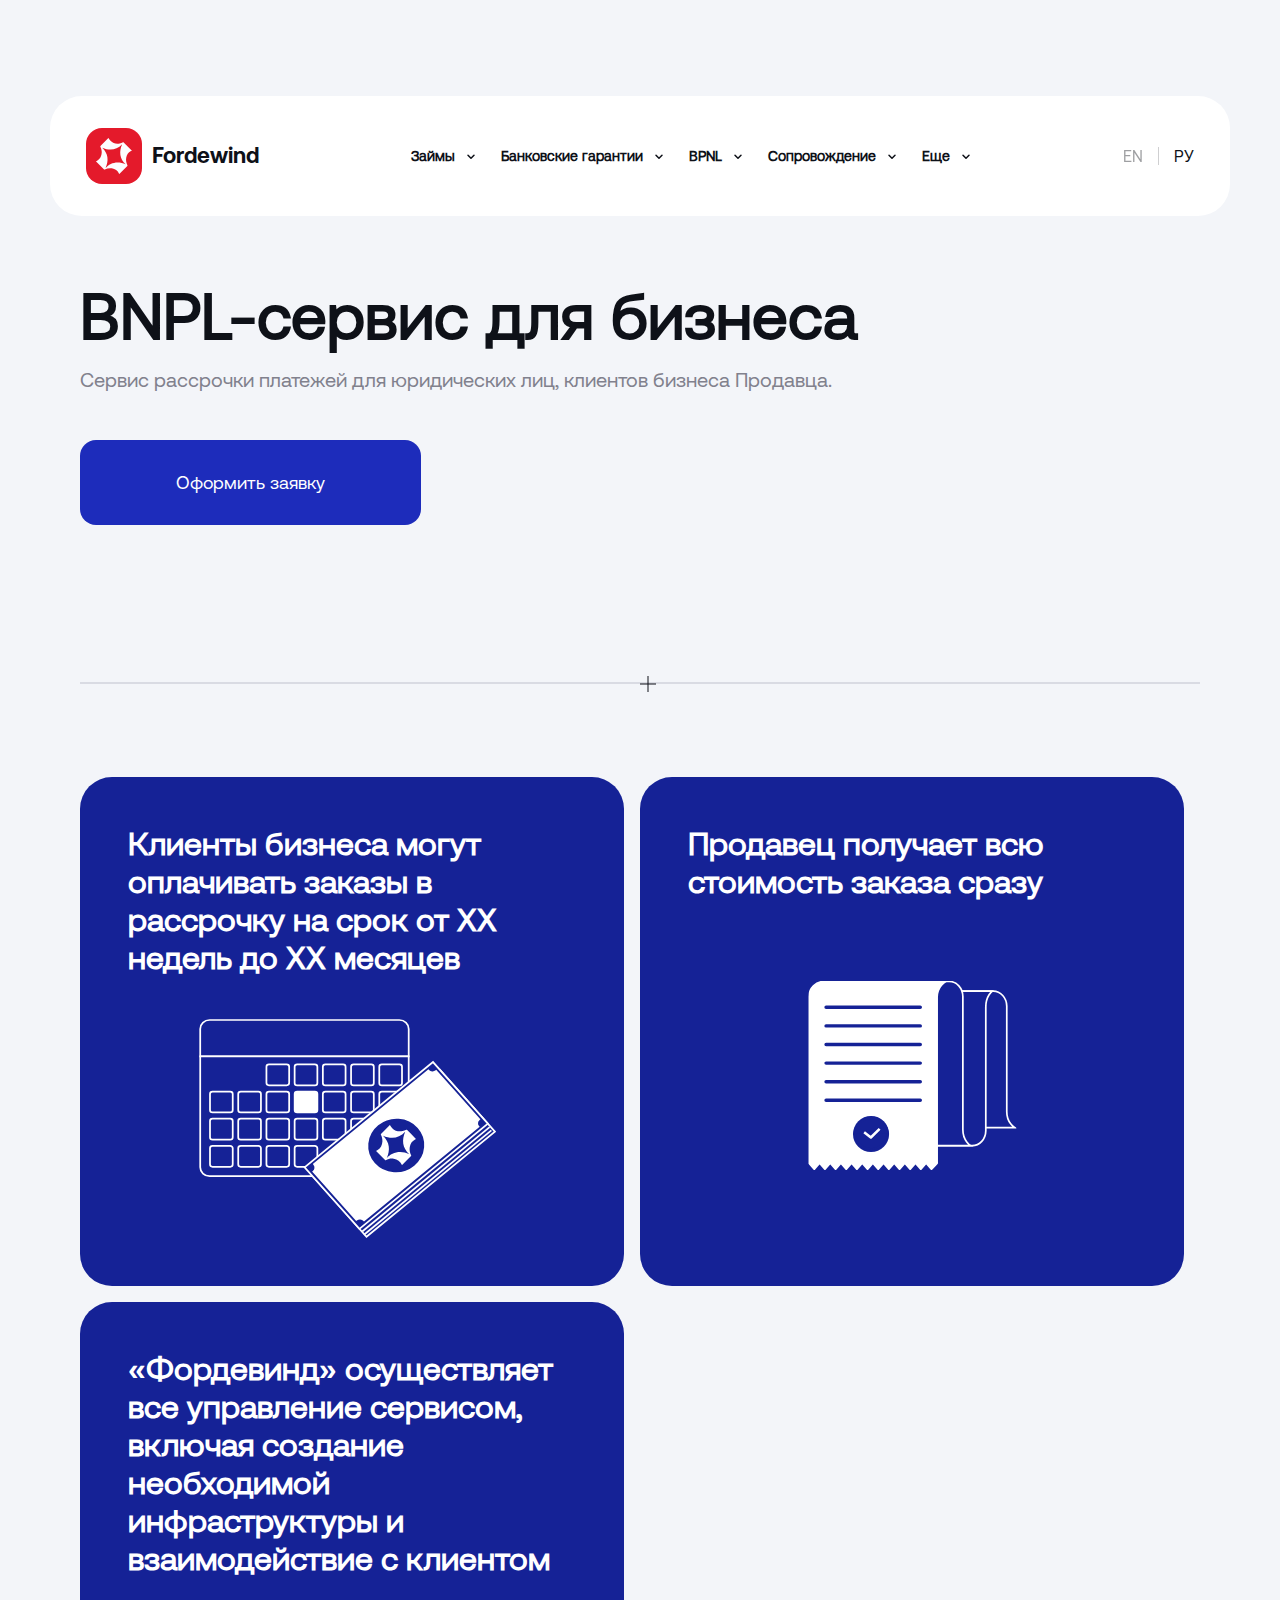
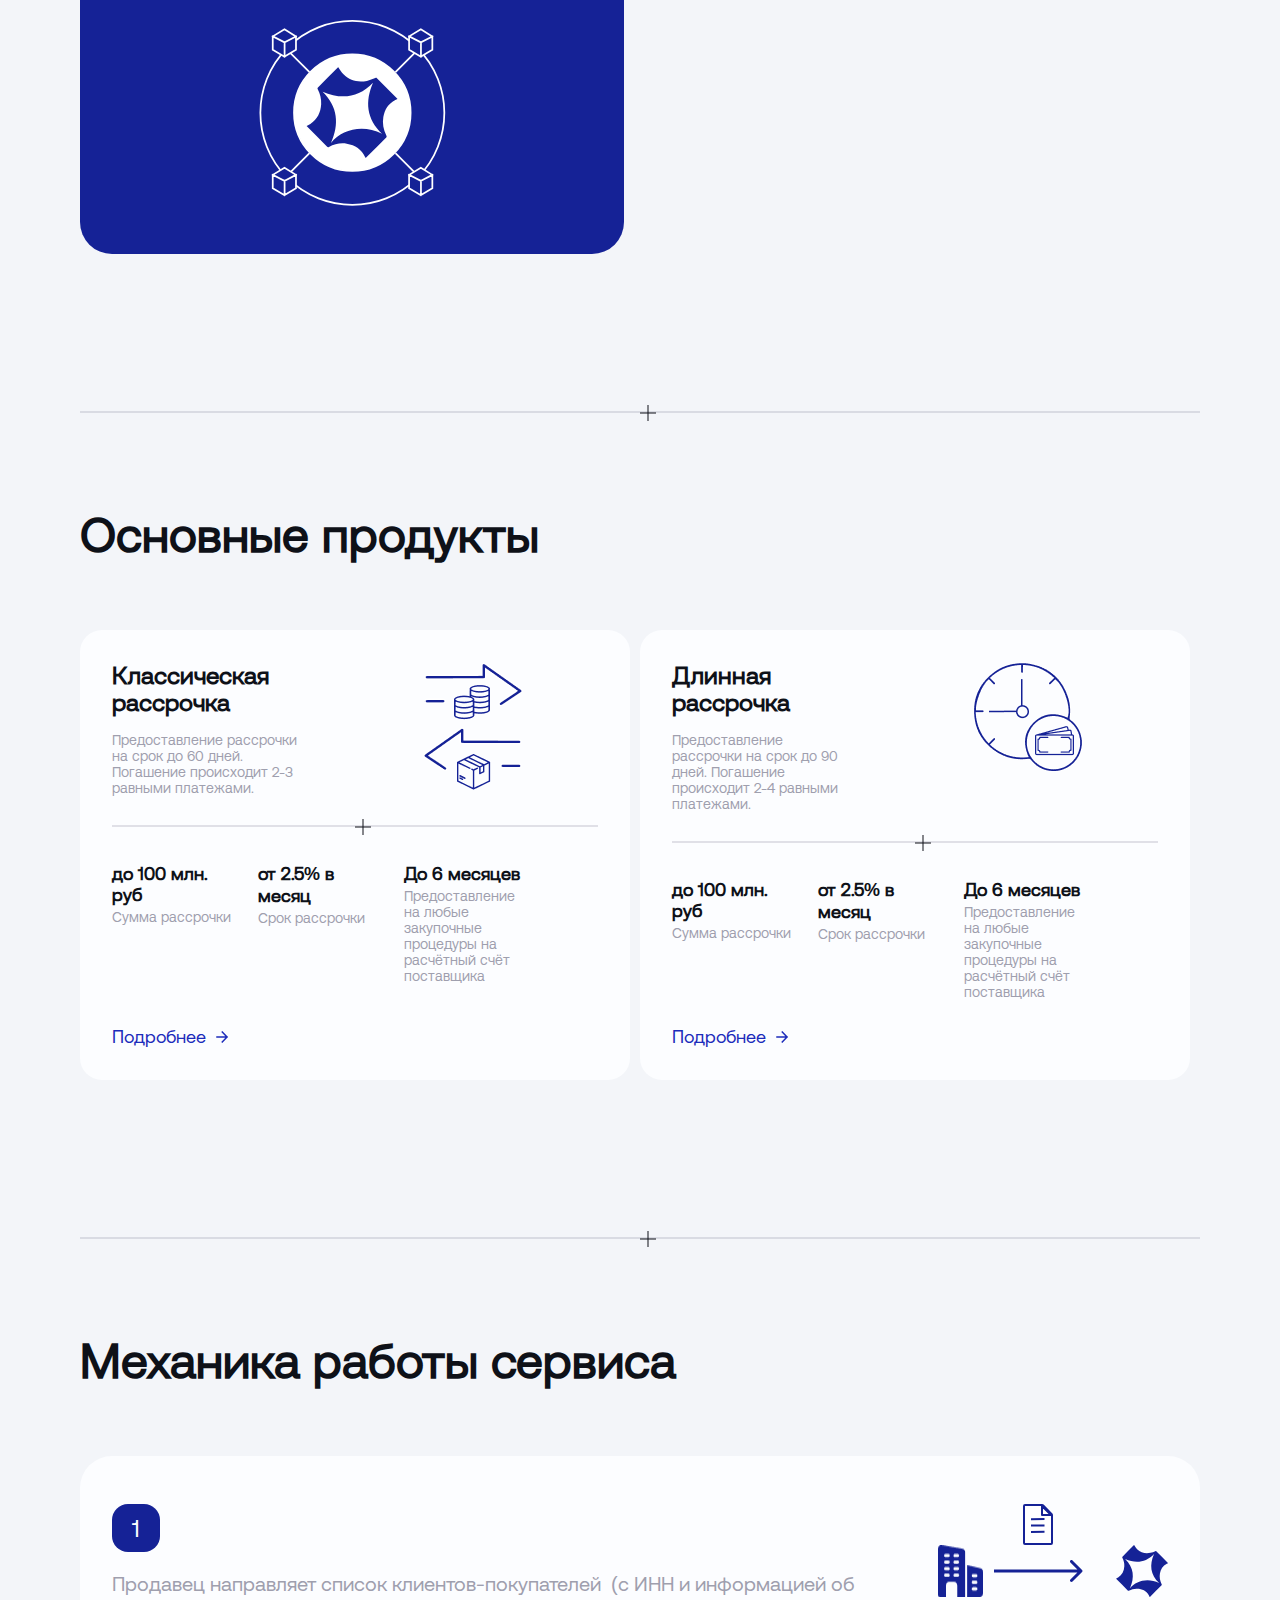
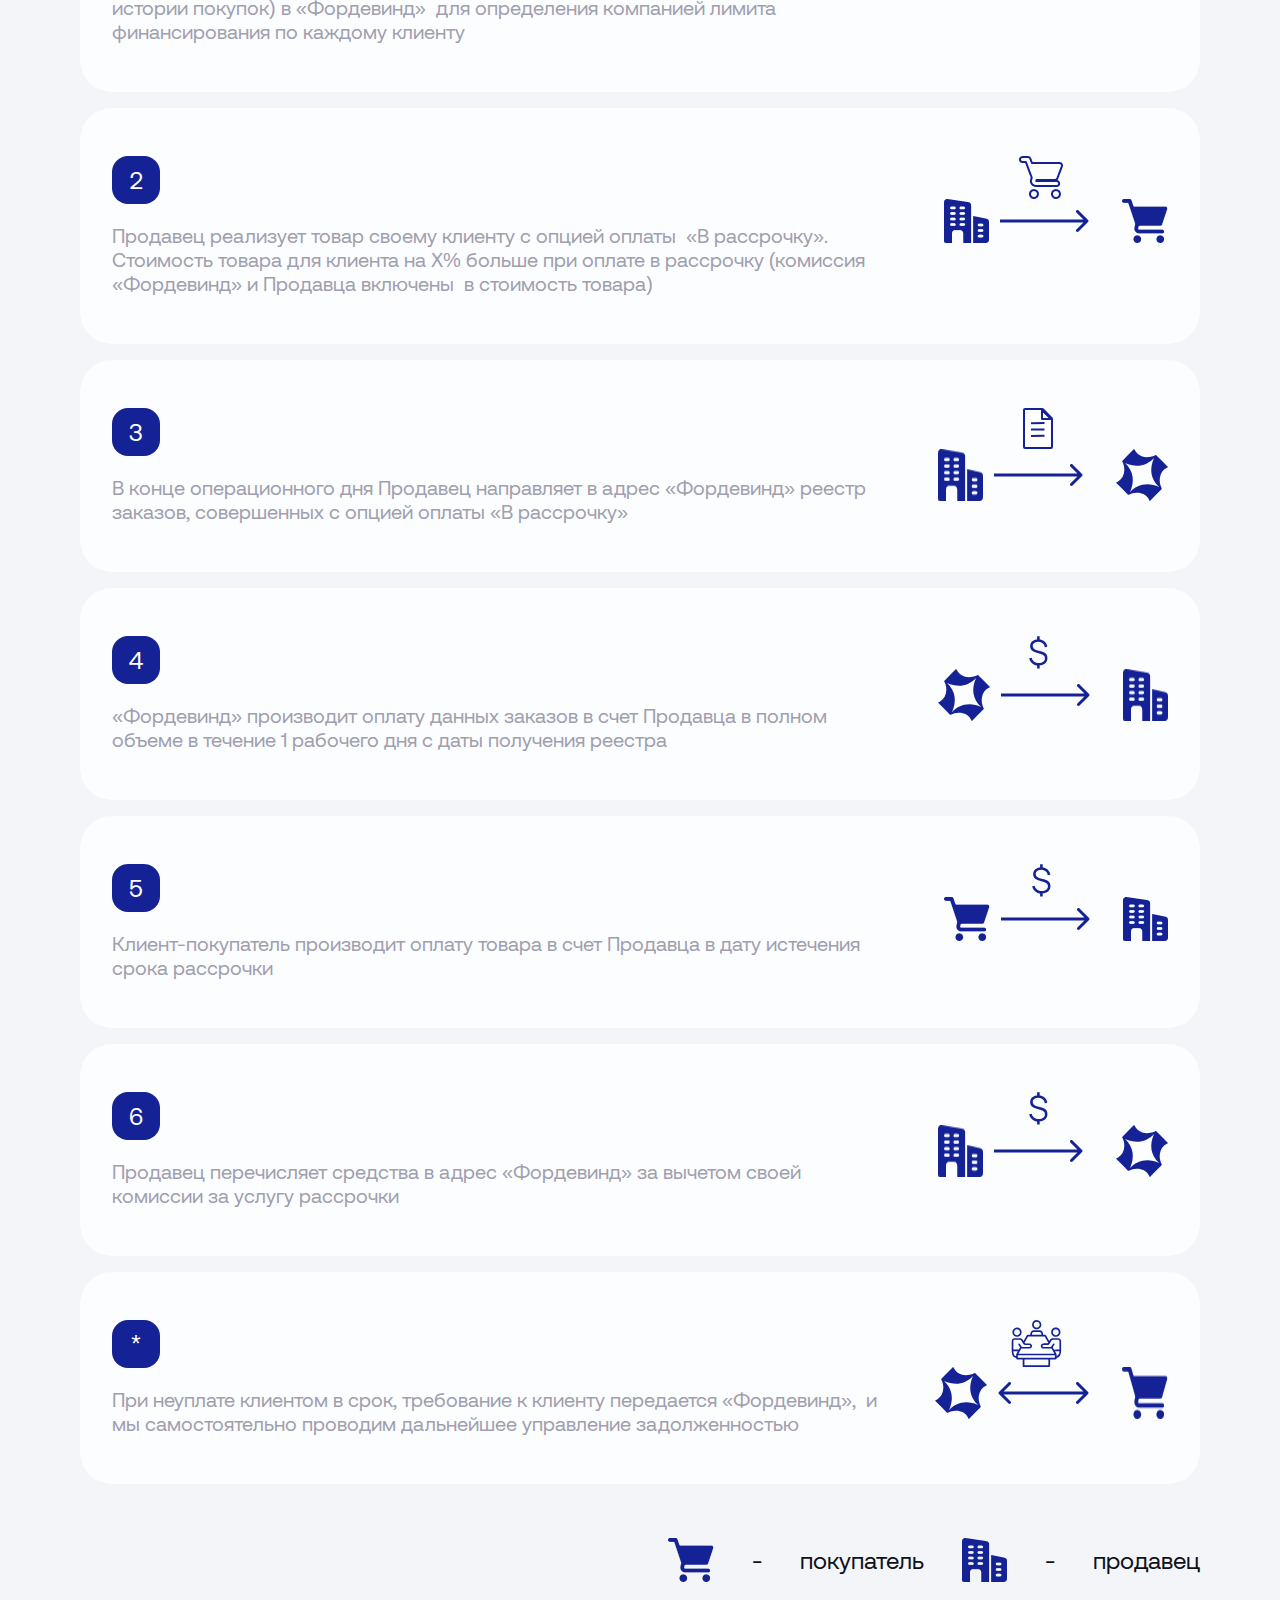
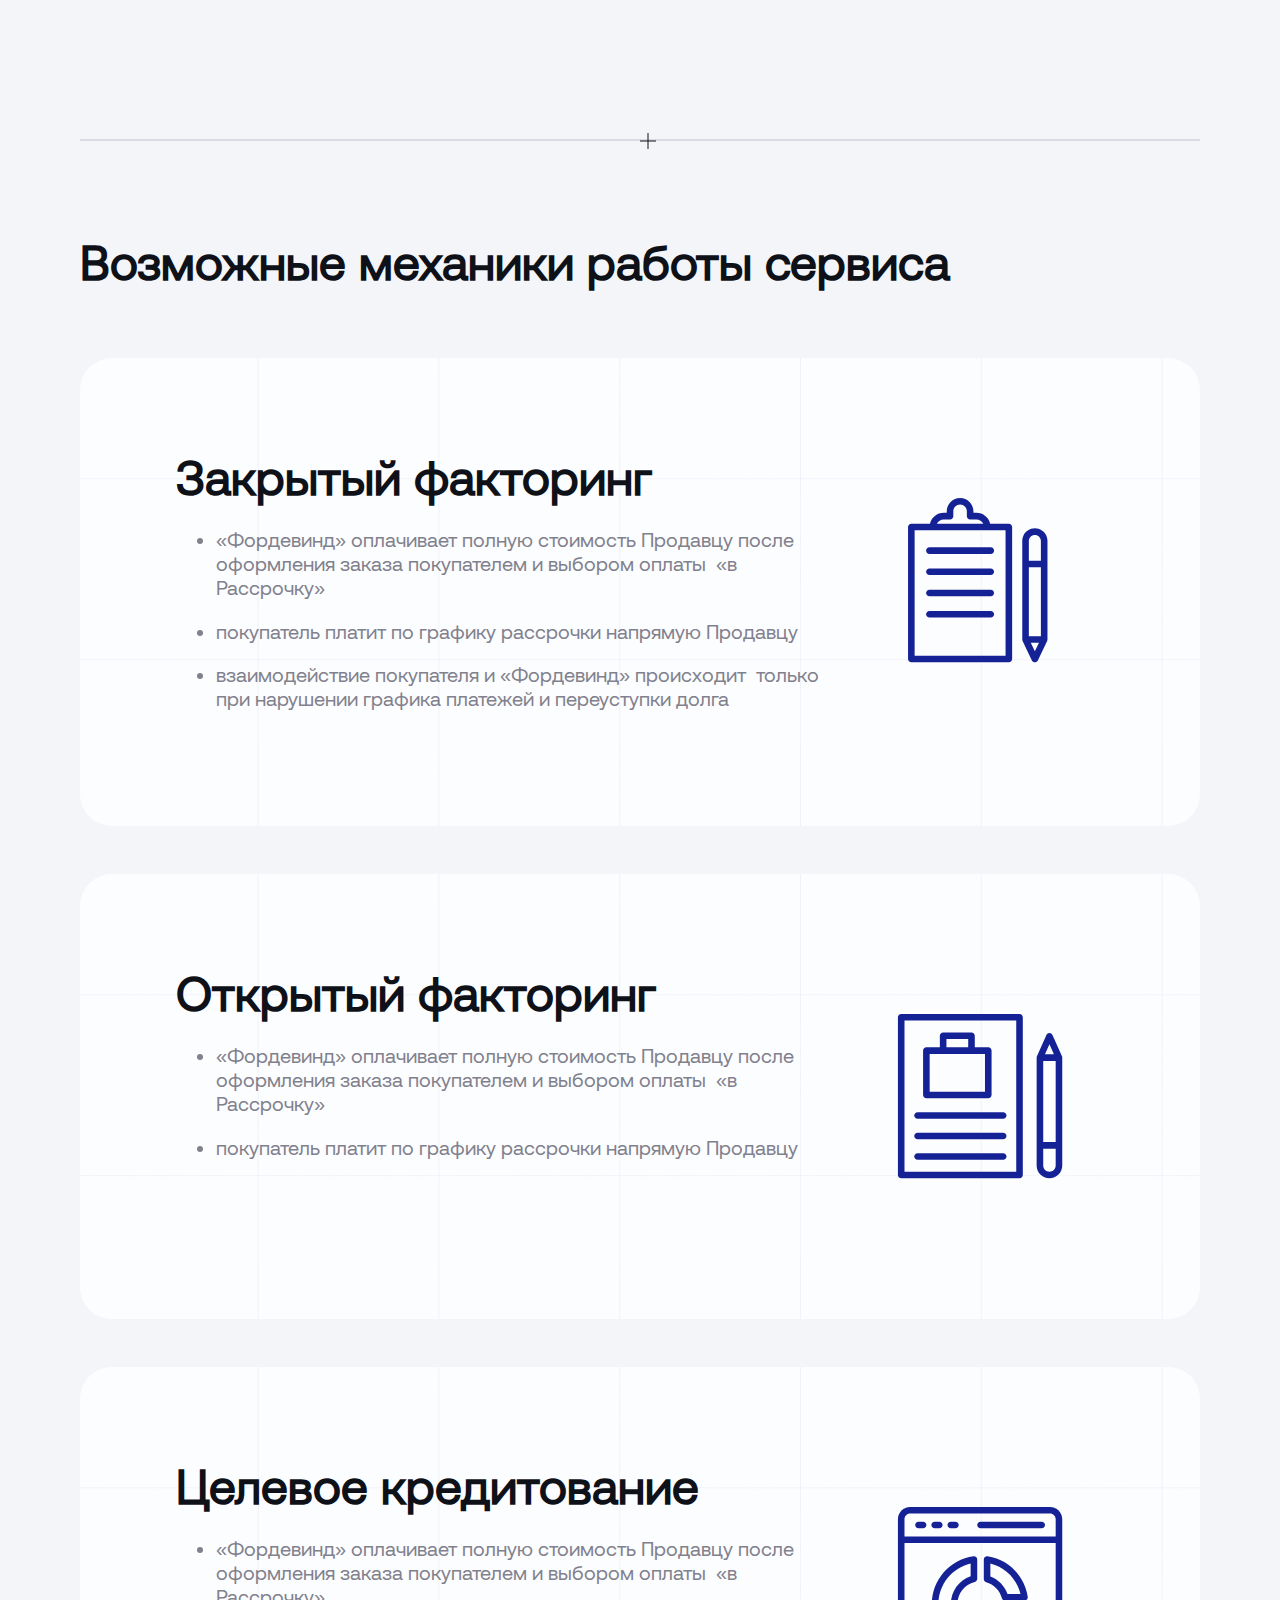
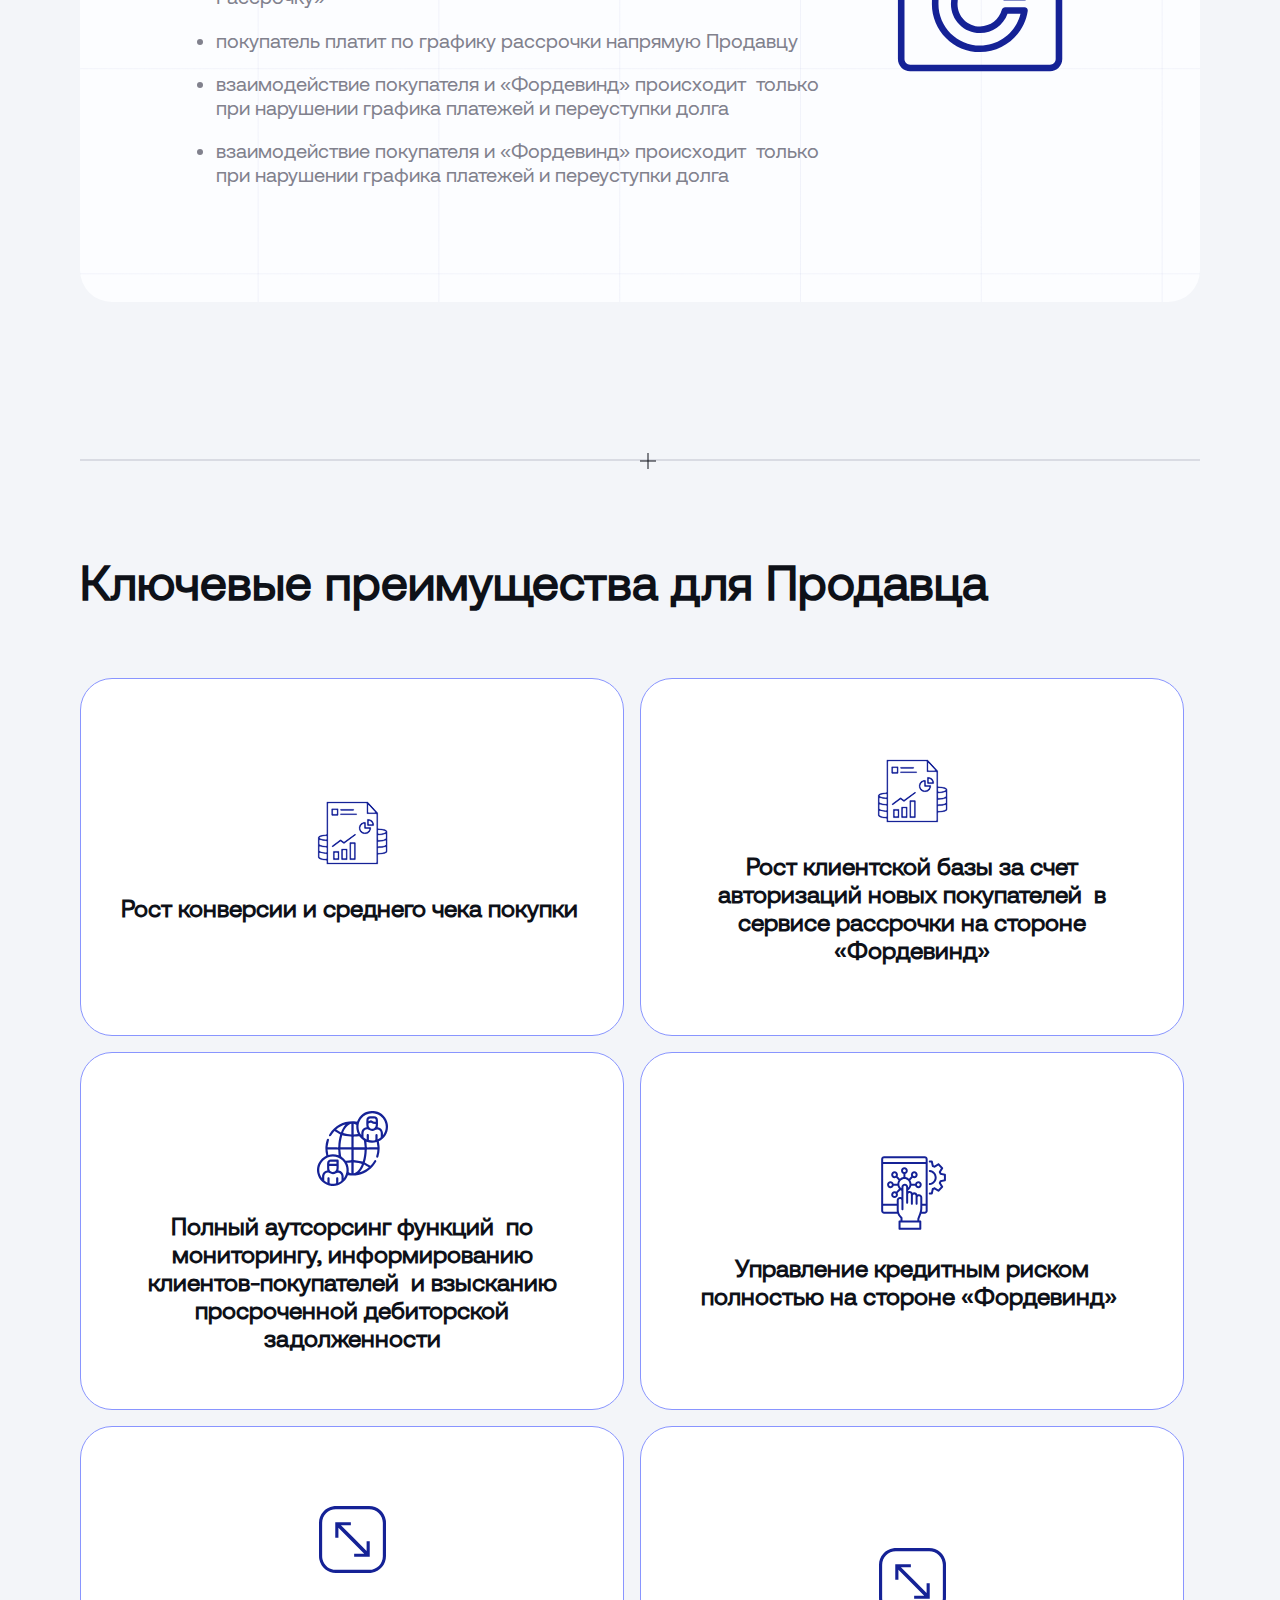
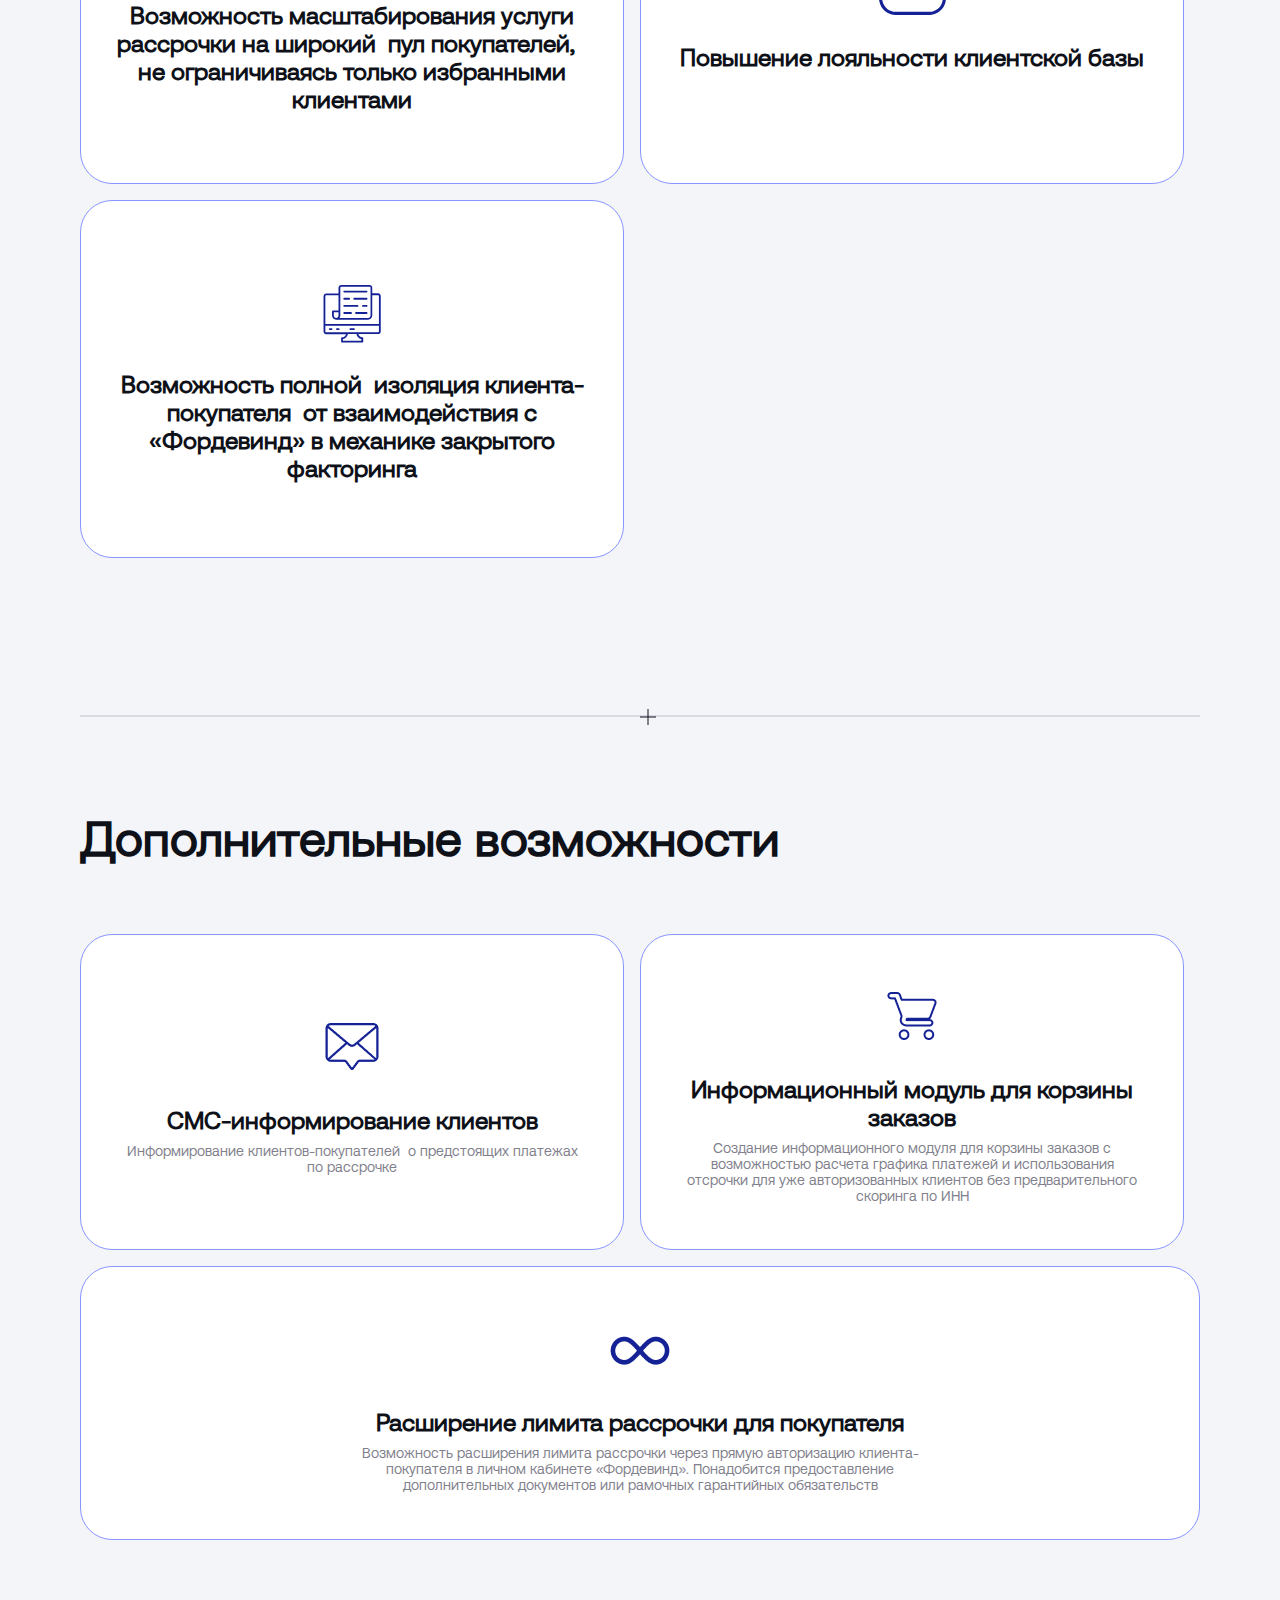
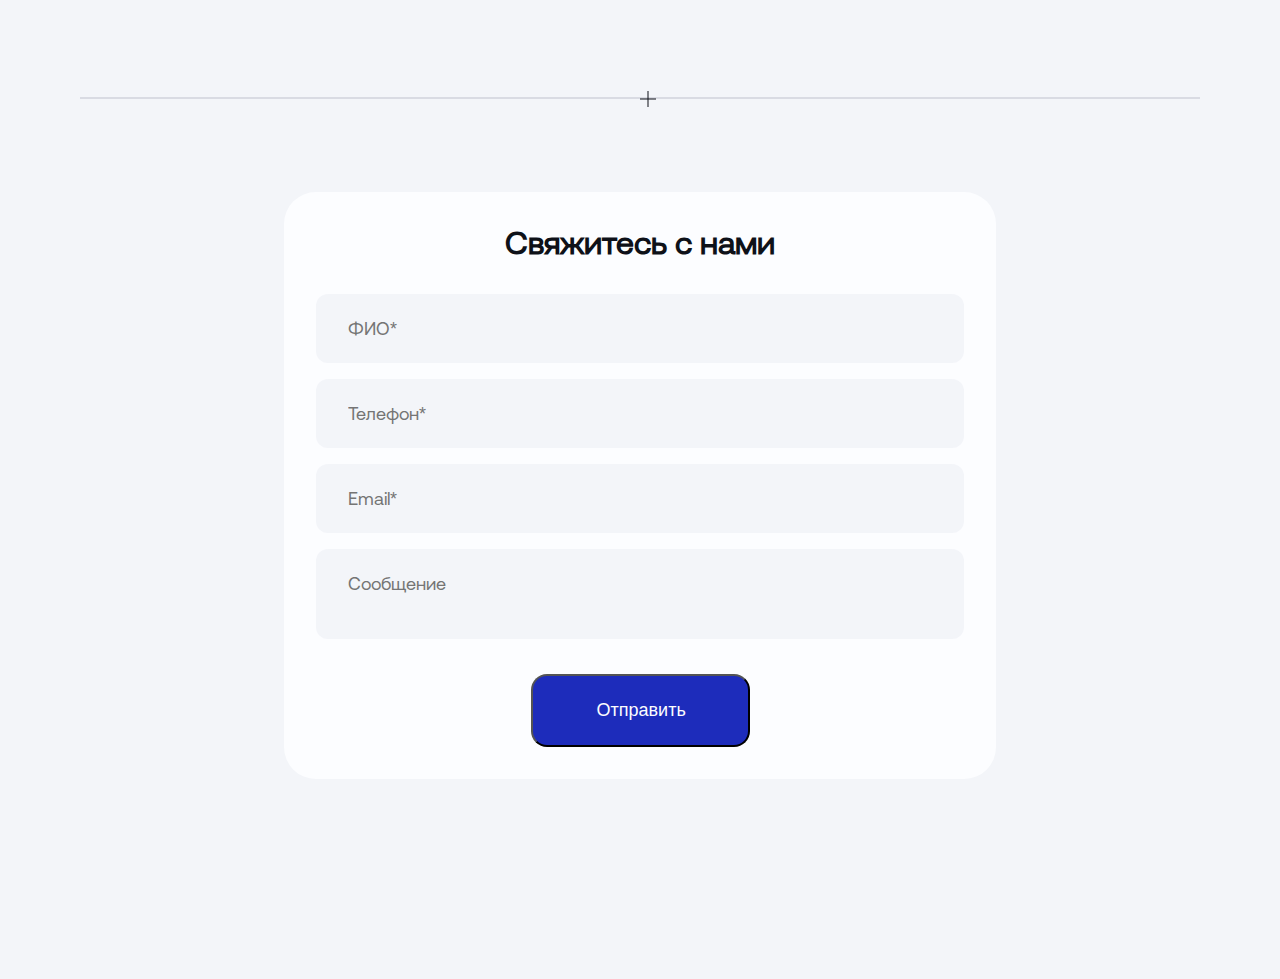
<file: index.html>
<!DOCTYPE html>
<html lang="en">
<head>
    <meta charset="UTF-8">
    <title>Fordewind</title>
    <meta name="viewport" content="width=device-width, initial-scale=1" />
    <link rel="stylesheet" href="css/main.css">
    <link rel="stylesheet" href="css/media.css">
</head>
<body>
    <header>
        <nav class="df j-btw">
            <div class="nav-logo">
                <a href="" class="df a-center">
                    <img src="img/logo.svg" alt="Logo">
                    Fordewind
                </a>
            </div>
            <div class="main-menu df a-center">
                <ul class="menu df">
                    <li class="menu-item">
                        <a href="">Займы <span class="arrow"></span></a>
                    </li>
                    <li class="menu-item">
                        <a href="">Банковские гарантии <span class="arrow"></span></a>
                    </li>
                    <li class="menu-item">
                        <a href="">BPNL <span class="arrow"></span></a>
                    </li>
                    <li class="menu-item">
                        <a href="">Сопровождение <span class="arrow"></span></a>
                    </li>
                    <li class="menu-item">
                        <a href="">Еще <span class="arrow"></span></a>
                    </li>
                </ul>
            </div>
            <a href="" class="menu-icon dn">
                <svg xmlns="http://www.w3.org/2000/svg" width="30px" height="30px" viewBox="0 0 20 20" fill="none">
                    <path fill="#000000" fill-rule="evenodd" d="M19 4a1 1 0 01-1 1H2a1 1 0 010-2h16a1 1 0 011 1zm0 6a1 1 0 01-1 1H2a1 1 0 110-2h16a1 1 0 011 1zm-1 7a1 1 0 100-2H2a1 1 0 100 2h16z"/>
                </svg>
            </a>
            <a href="" class="menu-close dn">
                <svg xmlns="http://www.w3.org/2000/svg" width="30px" height="30px" viewBox="0 0 24 24" fill="none">
                    <path d="M20.7457 3.32851C20.3552 2.93798 19.722 2.93798 19.3315 3.32851L12.0371 10.6229L4.74275 3.32851C4.35223 2.93798 3.71906 2.93798 3.32854 3.32851C2.93801 3.71903 2.93801 4.3522 3.32854 4.74272L10.6229 12.0371L3.32856 19.3314C2.93803 19.722 2.93803 20.3551 3.32856 20.7457C3.71908 21.1362 4.35225 21.1362 4.74277 20.7457L12.0371 13.4513L19.3315 20.7457C19.722 21.1362 20.3552 21.1362 20.7457 20.7457C21.1362 20.3551 21.1362 19.722 20.7457 19.3315L13.4513 12.0371L20.7457 4.74272C21.1362 4.3522 21.1362 3.71903 20.7457 3.32851Z" fill="#0F0F0F"/>
                </svg>
            </a>
            <div class="lang-block df a-center">
                <ul class="lang df">
                    <li class="lang-item">
                        <a href="">EN</a>
                    </li>
                    <li class="lang-item lang-item-active">
                        <a href="">РУ</a>
                    </li>
                </ul>
            </div>
        </nav>
    </header>
    <section class="banner">
        <div class="banner-content">
            <h1 class="banner-title">BNPL-сервис для бизнеса</h1>
            <p class="banner-text">Сервис рассрочки платежей для юридических лиц, клиентов бизнеса Продавца.</p>
            <a href="" class="btn btn-blue">Оформить заявку</a>
        </div>
        <div class="line"></div>

    </section>
    <section class="services">
        <div class="service-content df f-wrap">
            <div class="service-item">
                <h4 class="service-title">Клиенты бизнеса могут оплачивать заказы в рассрочку на срок от ХХ  недель до ХХ месяцев</h4>
                <img src="img/service1.svg" alt="service">
            </div>
            <div class="service-item">
                <h4  class="service-title">Продавец получает всю стоимость заказа сразу</h4>
                <img src="img/service2.svg" alt="service">
            </div>
            <div class="service-item">
                <h4  class="service-title">«Фордевинд» осуществляет все управление сервисом, включая создание необходимой инфраструктуры и взаимодействие с клиентом</h4>
                <img src="img/service3.svg" alt="service">
            </div>
        </div>
        <div class="line"></div>

    </section>
    <section class="products">
        <div class="products-content ">
            <h1 class="section-title">Основные продукты</h1>
            <div class="product-list df f-wrap">
                <div class="product">
                    <div class="product-title df">
                        <div>
                            <h4>Классическая рассрочка</h4>
                            <p>Предоставление рассрочки на срок до 60 дней. Погашение происходит 2-3 равными платежами.</p>
                        </div>
                        <img src="img/product1.png" alt="product">
                    </div>
                    <div class="line"></div>
                    <div class="product-desc df">
                        <div>
                            <p><strong>до 100 млн. руб
                               </strong></p>
                            <p> Сумма рассрочки</p>
                        </div>
                        <div>
                            <p><strong>от 2.5% в месяц
                            </strong></p>
                            <p> Срок рассрочки</p>
                        </div>
                        <div>
                            <p><strong>До 6 месяцев
                            </strong></p>
                            <p> Предоставление на любые закупочные процедуры на расчётный счёт поставщика</p>
                        </div>
                    </div>
                    <a href="" class="read-more">Подробнее
                        <svg width="24" height="24" viewBox="0 0 24 24" fill="none" xmlns="http://www.w3.org/2000/svg">
                            <path d="M3 13H13M13 13L8.27778 8M13 13L8.27778 18" stroke="#1D2CBB" stroke-width="1.5" stroke-linecap="square" stroke-linejoin="round"/>
                        </svg>
                    </a>
                </div>
                <div class="product">
                    <div class="product-title df">
                        <div>
                            <h4>Длинная рассрочка</h4>
                            <p>Предоставление рассрочки на срок до 90 дней. Погашение происходит 2-4 равными платежами.</p>
                        </div>
                        <img src="img/product2.png" alt="product">
                    </div>
                    <div class="line"></div>
                    <div class="product-desc df">
                        <div>
                            <p><strong>до 100 млн. руб
                            </strong></p>
                            <p> Сумма рассрочки</p>
                        </div>
                        <div>
                            <p><strong>от 2.5% в месяц
                            </strong></p>
                            <p> Срок рассрочки</p>
                        </div>
                        <div>
                            <p><strong>До 6 месяцев
                            </strong></p>
                            <p> Предоставление на любые закупочные процедуры на расчётный счёт поставщика</p>
                        </div>
                    </div>
                    <a href="" class="read-more">Подробнее
                        <svg width="24" height="24" viewBox="0 0 24 24" fill="none" xmlns="http://www.w3.org/2000/svg">
                            <path d="M3 13H13M13 13L8.27778 8M13 13L8.27778 18" stroke="#1D2CBB" stroke-width="1.5" stroke-linecap="square" stroke-linejoin="round"/>
                        </svg>
                    </a>
                </div>
            </div>
        </div>
        <div class="line"></div>
    </section>
    <section class="working-process">
        <div class="working-content">
            <h1 class="section-title">Механика работы сервиса</h1>
            <div class="working-list">
                <div class="working-item df j-btw">
                    <div class="working-item-left">
                        <div class="step">1</div>
                        <p class="working-desc">Продавец направляет список клиентов-покупателей  (с ИНН и информацией об истории покупок) в «Фордевинд»  для определения компанией лимита финансирования по каждому клиенту </p>
                    </div>
                    <div class="working-item-right">
                        <div class="df a-center j-center">
                            <img src="img/icon1.svg" alt="">
                        </div>
                        <div class="df">
                            <img src="img/icon2.png" alt="">
                            <img src="img/icon3.svg" alt="">
                            <img src="img/icon4.svg" alt="">
                        </div>
                    </div>
                </div>
                <div class="working-item df j-btw">
                    <div class="working-item-left">
                        <div class="step">2</div>
                        <p class="working-desc">Продавец реализует товар своему клиенту с опцией оплаты  «В рассрочку». Стоимость товара для клиента на Х% больше при оплате в рассрочку (комиссия «Фордевинд» и Продавца включены  в стоимость товара)</p>
                    </div>
                    <div class="working-item-right">
                        <div class="df a-center j-center">
                            <img src="img/icon5.png" alt="">
                        </div>
                        <div class="df">
                            <img src="img/icon2.png" alt="">
                            <img src="img/icon3.svg" alt="">
                            <img src="img/icon6.png" alt="">
                        </div>
                    </div>
                </div>
                <div class="working-item df j-btw">
                    <div class="working-item-left">
                        <div class="step">3</div>
                        <p class="working-desc">В конце операционного дня Продавец направляет в адрес «Фордевинд» реестр заказов, совершенных с опцией оплаты «В рассрочку»</p>
                    </div>
                    <div class="working-item-right">
                        <div class="df a-center j-center">
                            <img src="img/icon1.svg" alt="">
                        </div>
                        <div class="df">
                            <img src="img/icon2.png" alt="">
                            <img src="img/icon3.svg" alt="">
                            <img src="img/icon4.svg" alt="">
                        </div>
                    </div>
                </div>
                <div class="working-item df j-btw">
                    <div class="working-item-left">
                        <div class="step">4</div>
                        <p class="working-desc">«Фордевинд» производит оплату данных заказов в счет Продавца в полном объеме в течение 1 рабочего дня с даты получения реестра</p>
                    </div>
                    <div class="working-item-right">
                        <div class="df a-center j-center">
                            <img src="img/icon7.svg" alt="">
                        </div>
                        <div class="df">
                            <img src="img/icon4.svg" alt="">

                            <img src="img/icon3.svg" alt="">
                            <img src="img/icon2.png" alt="">

                        </div>
                    </div>
                </div>
                <div class="working-item df j-btw">
                    <div class="working-item-left">
                        <div class="step">5</div>
                        <p class="working-desc">Клиент-покупатель производит оплату товара в счет Продавца в дату истечения срока рассрочки</p>
                    </div>
                    <div class="working-item-right">
                        <div class="df a-center j-center">
                            <img src="img/icon7.svg" alt="">

                        </div>
                        <div class="df">
                            <img src="img/icon6.png" alt="">
                            <img src="img/icon3.svg" alt="">
                            <img src="img/icon2.png" alt="">
                        </div>
                    </div>
                </div>

                <div class="working-item df j-btw">
                    <div class="working-item-left">
                        <div class="step">6</div>
                        <p class="working-desc">Продавец перечисляет средства в адрес «Фордевинд» за вычетом своей комиссии за услугу рассрочки</p>
                    </div>
                    <div class="working-item-right">
                        <div class="df a-center j-center">
                            <img src="img/icon7.svg" alt="">
                        </div>
                        <div class="df">
                            <img src="img/icon2.png" alt="">
                            <img src="img/icon3.svg" alt="">
                            <img src="img/icon4.svg" alt="">
                        </div>
                    </div>
                </div>
                <div class="working-item df j-btw">
                    <div class="working-item-left">
                        <div class="step">*</div>
                        <p class="working-desc">При неуплате клиентом в срок, требование к клиенту передается «Фордевинд»,  и мы самостоятельно проводим дальнейшее управление задолженностью</p>
                    </div>
                    <div class="working-item-right">
                        <div class="df a-center j-center">
                            <img src="img/icon8.svg" alt="">
                        </div>
                        <div class="df">
                            <img src="img/icon4.svg" alt="">
                            <img src="img/icon9.svg" alt="">
                            <img src="img/icon6.png" alt="">
                        </div>
                    </div>
                </div>


            </div>
            <div class="df j-end a-center working-info">
                <div class=" df a-center working-info-item">
                    <img src="img/icon6.png" alt=""> <span>-</span>
                    покупатель
                </div>
                <div class=" df a-center working-info-item">

                <img src="img/icon2.png" alt=""> <span>-</span>
                    продавец
                </div>
            </div>
            <div class="line"></div>
        </div>
    </section>
    <section class="mechanism">
        <div class="mechanism-content">
            <h1 class="section-title">Возможные механики работы сервиса</h1>
            <div class="mechanism-list ">
                <div class="mechanism-item df j-btw">
                    <div class="mechanism-left">
                        <h4>Закрытый факторинг</h4>
                        <ul>
                            <li>«Фордевинд» оплачивает полную стоимость Продавцу после оформления заказа покупателем и выбором оплаты  «в Рассрочку» </li>
                       <li>покупатель платит по графику рассрочки напрямую Продавцу </li>
                            <li>взаимодействие покупателя и «Фордевинд» происходит  только при нарушении графика платежей и переуступки долга</li>
                        </ul>
                    </div>
                    <div class="mechanism-right">
                        <img src="img/mechanism1.svg" alt="mechanism">
                    </div>
                </div>
                <div class="mechanism-item df j-btw">
                    <div class="mechanism-left">
                        <h4>Открытый факторинг</h4>
                        <ul>
                            <li>«Фордевинд» оплачивает полную стоимость Продавцу после оформления заказа покупателем и выбором оплаты  «в Рассрочку» </li>
                            <li>покупатель платит по графику рассрочки напрямую Продавцу </li>
                        </ul>
                    </div>
                    <div class="mechanism-right">
                        <img src="img/mechanism2.svg" alt="mechanism">
                    </div>
                </div>

                <div class="mechanism-item df j-btw">
                    <div class="mechanism-left">
                        <h4>Целевое кредитование</h4>
                        <ul>
                            <li>«Фордевинд» оплачивает полную стоимость Продавцу после оформления заказа покупателем и выбором оплаты  «в Рассрочку» </li>
                            <li>покупатель платит по графику рассрочки напрямую Продавцу </li>
                            <li>взаимодействие покупателя и «Фордевинд» происходит  только при нарушении графика платежей и переуступки долга</li>
                            <li>взаимодействие покупателя и «Фордевинд» происходит  только при нарушении графика платежей и переуступки долга</li>
                        </ul>
                    </div>
                    <div class="mechanism-right">
                        <img src="img/mechanism3.svg" alt="mechanism">
                    </div>
                </div>


            </div>
           <div class="line"></div>
        </div>
    </section>
    <section class="features">
        <div class="features-content">
            <h1 class="section-title">Ключевые преимущества для Продавца</h1>
            <div class="features-list df f-wrap">
                <div class="feature-item df a-center j-center">
                    <img src="img/features1.svg" alt="">
                    <h4>Рост конверсии и среднего чека покупки </h4>
                </div>
                <div class="feature-item df a-center j-center">
                    <img src="img/features1.svg" alt="">
                    <h4>Рост клиентской базы за счет авторизаций новых покупателей  в сервисе рассрочки на стороне «Фордевинд»
                    </h4>
                </div>
                <div class="feature-item df a-center j-center">
                    <img src="img/features2.svg" alt="">
                    <h4>Полный аутсорсинг функций  по мониторингу, информированию клиентов-покупателей  и взысканию просроченной дебиторской задолженности
                    </h4>
                </div>
                <div class="feature-item df a-center j-center">
                    <img src="img/features3.svg" alt="">
                    <h4>Управление кредитным риском полностью на стороне «Фордевинд» 
                    </h4>
                </div>
                <div class="feature-item df a-center j-center">
                    <img src="img/features4.svg" alt="">
                    <h4>Возможность масштабирования услуги рассрочки на широкий  пул покупателей,  не ограничиваясь только избранными клиентами</h4>
                </div>
                <div class="feature-item df a-center j-center">
                    <img src="img/features5.svg" alt="">
                    <h4>Повышение лояльности клиентской базы</h4>
                </div>
                <div class="feature-item df a-center j-center">
                    <img src="img/features6.svg" alt="">
                    <h4>Возможность полной  изоляция клиента-покупателя  от взаимодействия с «Фордевинд» в механике закрытого факторинга</h4>
                </div>
            </div>
            <div class="line"></div>
        </div>
    </section>
    <section class="others">
        <div class="others-content">
            <h1 class="section-title">Дополнительные возможности</h1>
            <div class="others-list df f-wrap">
                <div class="other-item df a-center j-center">
                    <img src="img/other1.png" alt="">
                    <h4>СМС-информирование клиентов</h4>
                    <p>Информирование клиентов-покупателей  о предстоящих платежах по рассрочке</p>
                </div>
                <div class="other-item df a-center j-center">
                    <img src="img/other2.png" alt="">
                    <h4>Информационный модуль для корзины заказов</h4>
                    <p>Создание информационного модуля для корзины заказов с возможностью расчета графика платежей и использования отсрочки для уже авторизованных клиентов без предварительного скоринга по ИНН</p>
                </div>
                <div class="other-item fw df a-center j-center">
                    <img src="img/other3.png" alt="">
                    <h4>Расширение лимита рассрочки для покупателя</h4>
                    <p>Возможность расширения лимита рассрочки через прямую авторизацию клиента-покупателя в личном кабинете «Фордевинд». Понадобится предоставление дополнительных документов или рамочных гарантийных обязательств</p>
                </div>
            </div>
            <div class="line"></div>
        </div>
    </section>
    <footer>
        <div class="contact-form df a-center j-center">
            <h1>Свяжитесь с нами</h1>
            <form action="">
                <div class="form-control">
                    <input type="text" name="name" placeholder="ФИО*">
                </div>
                <div class="form-control">
                    <input type="tel" name="tel" placeholder="Телефон*">
                </div>
                <div class="form-control">
                    <input type="email" name="email" placeholder="Email*">
                </div>
                <div class="form-control">
                    <textarea placeholder="Сообщение"></textarea>
                </div>
                <button type="submit" class="btn btn-blue">Отправить</button>
            </form>
        </div>

    </footer>

<script src="js/jquery-3.7.1.min.js"></script>
<script src="js/main.js"></script>
</body>
</html>
</file>
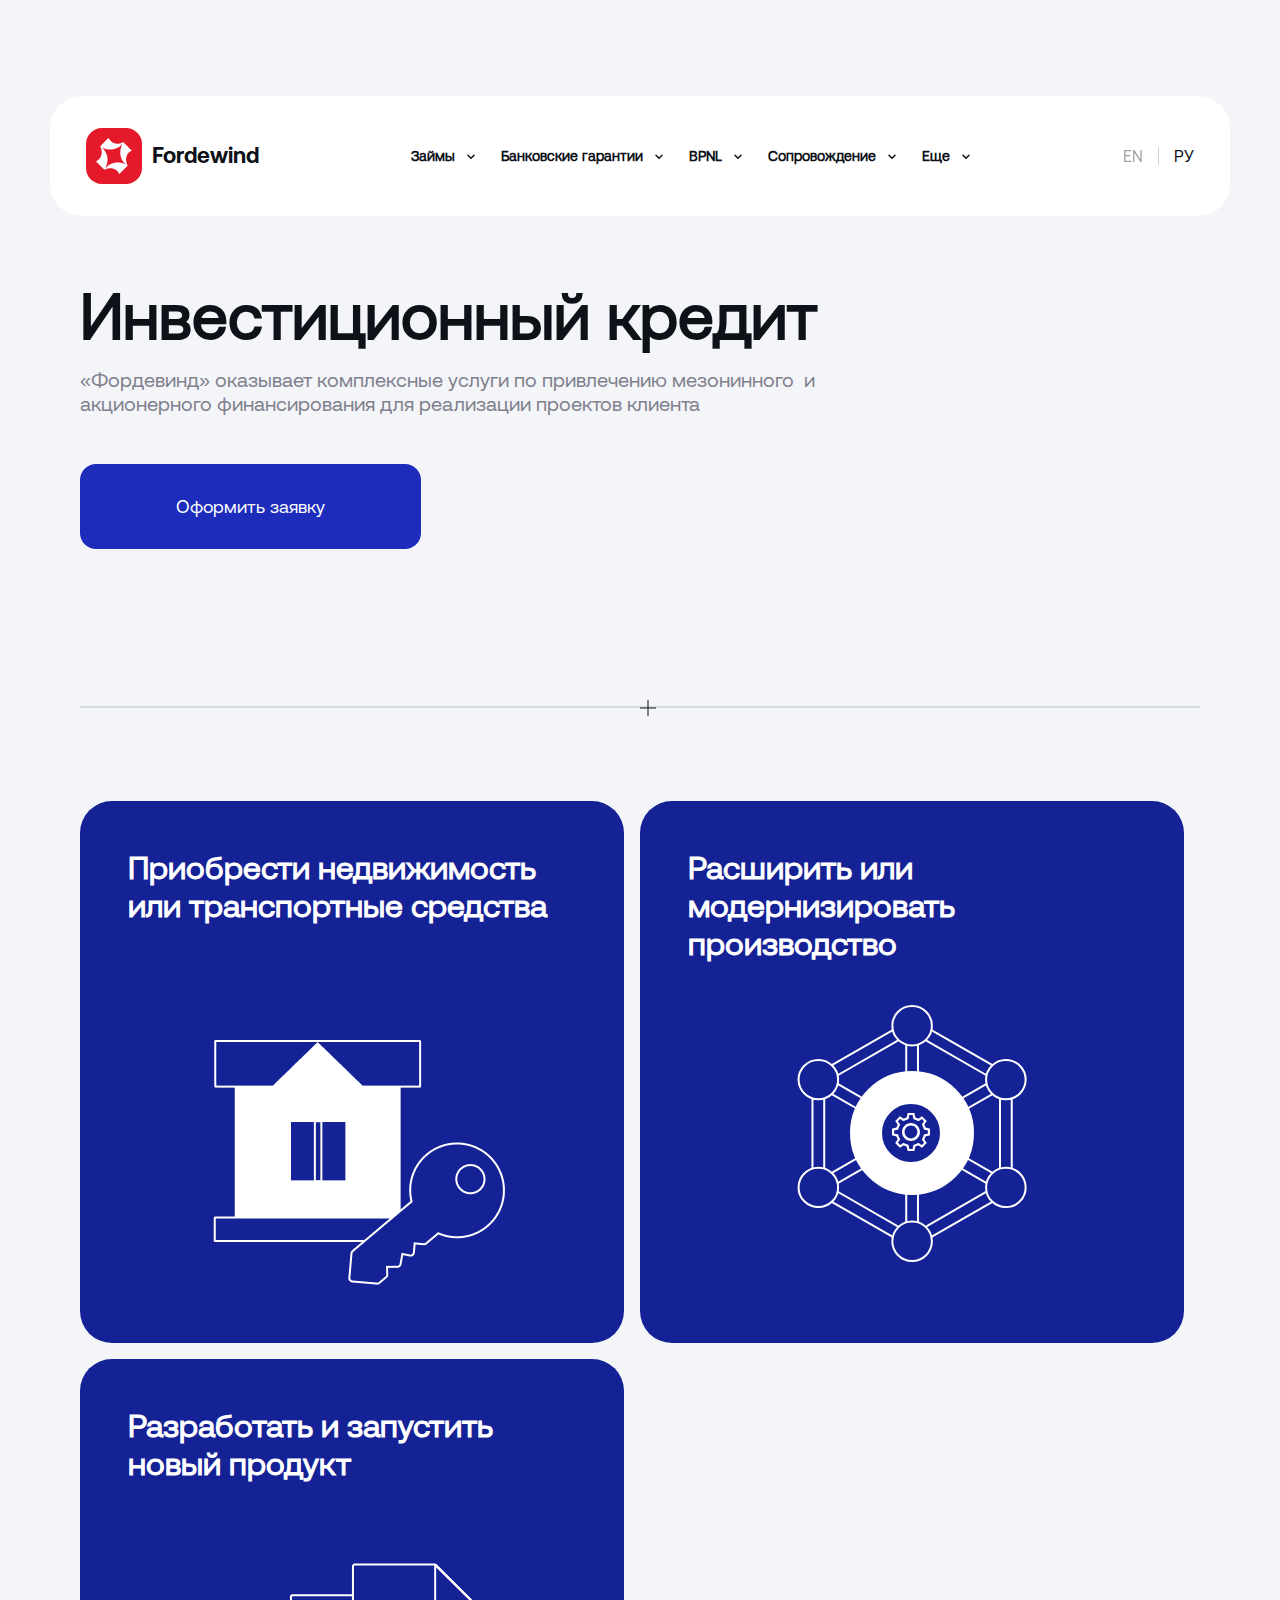
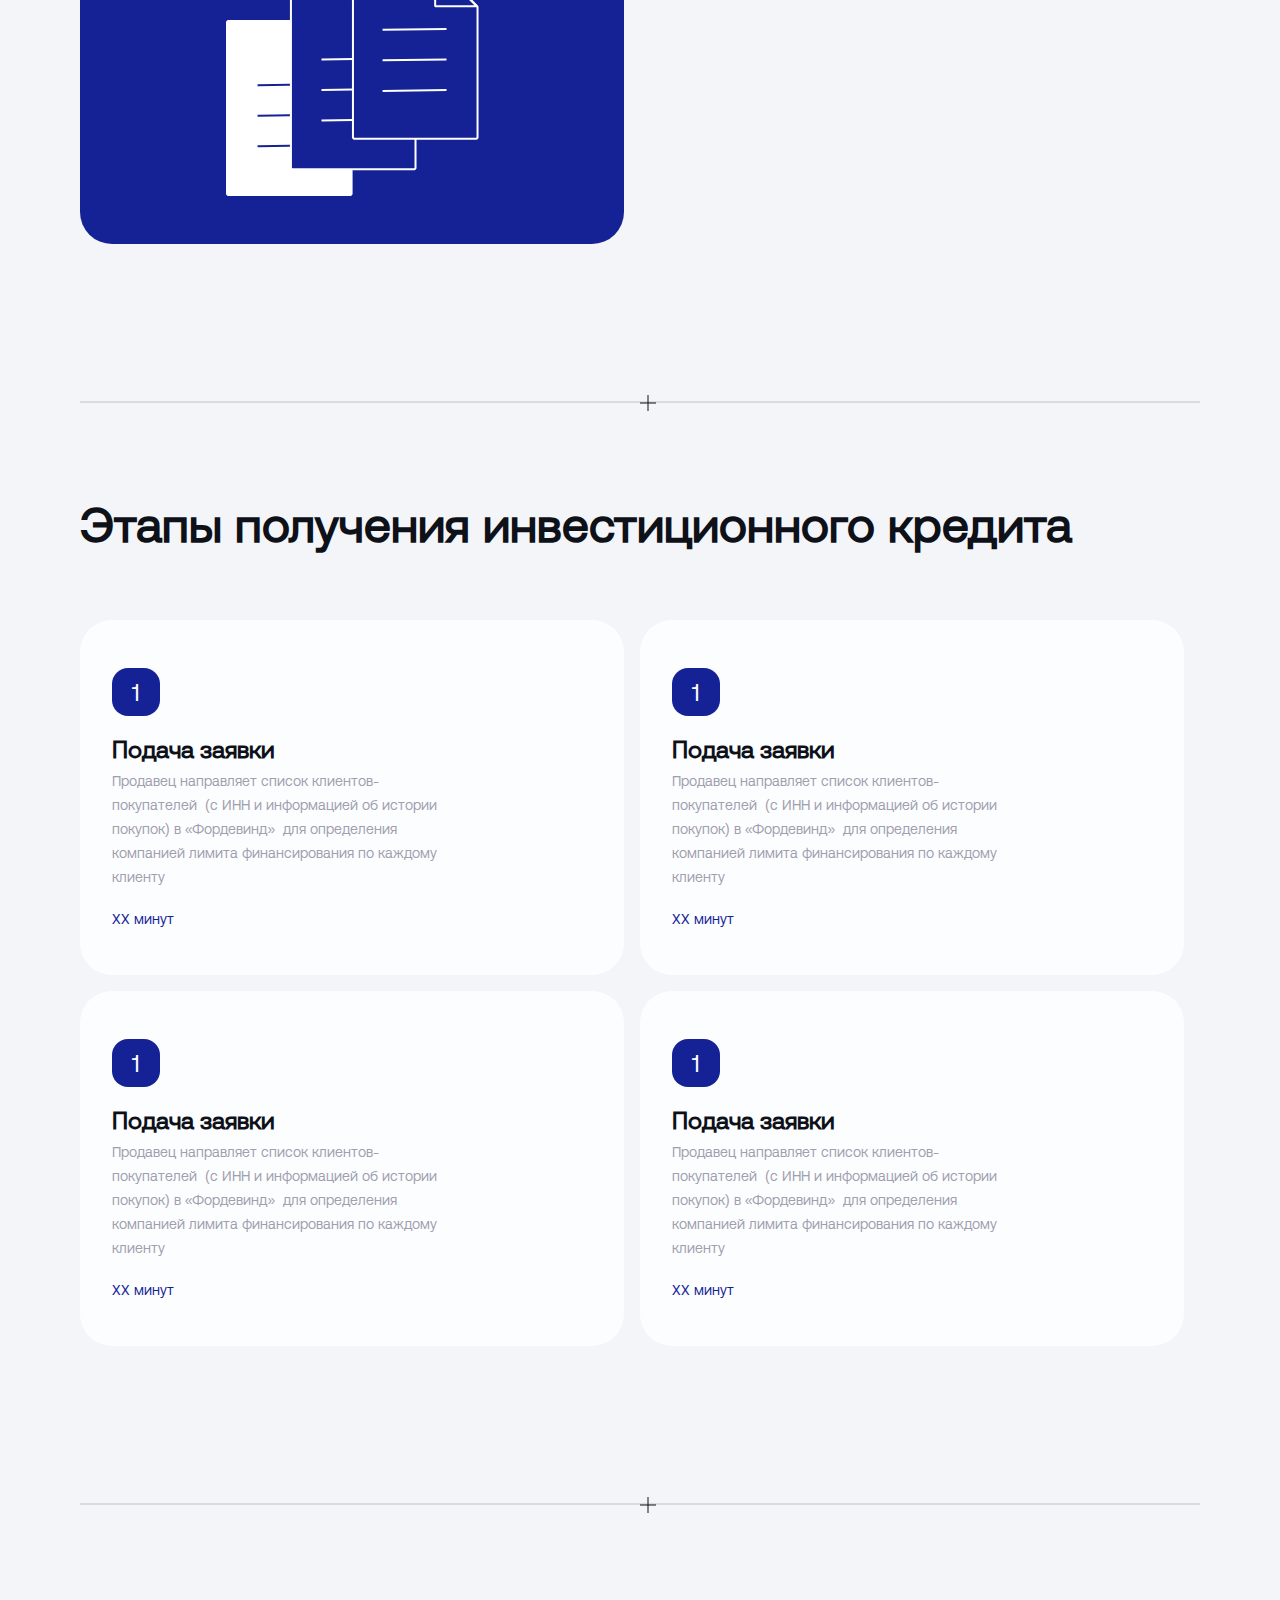
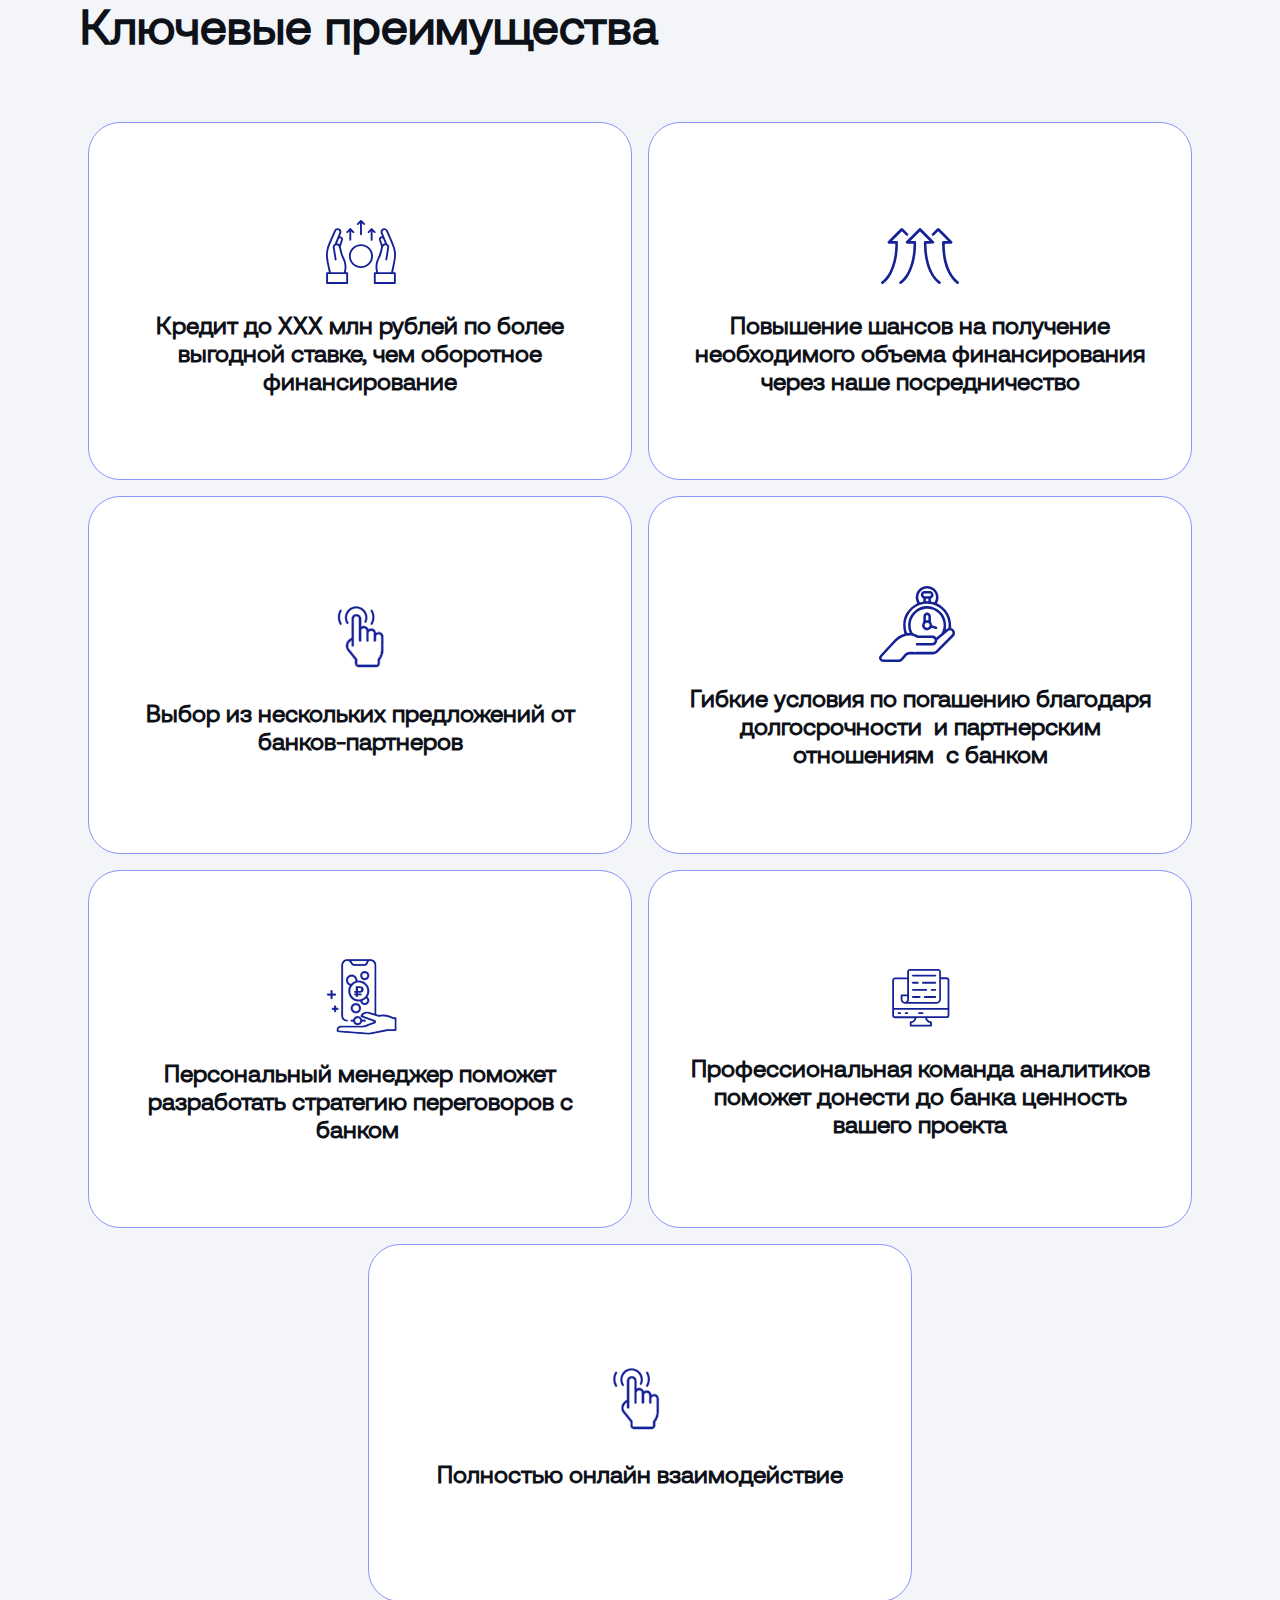
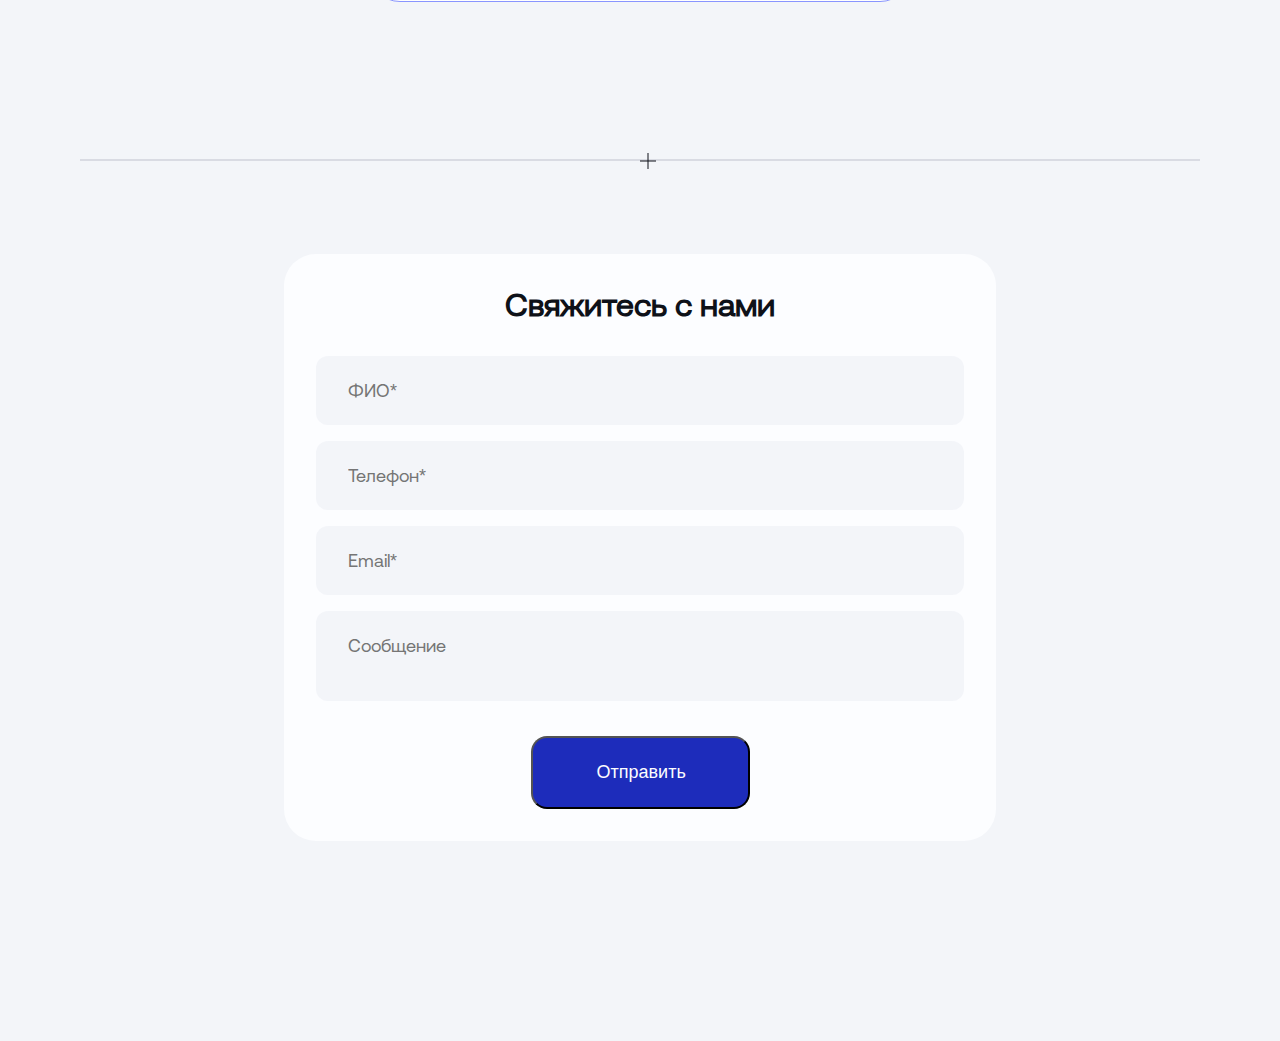
<file: credit.html>
<!DOCTYPE html>
<html lang="en">
<head>
    <meta charset="UTF-8">
    <title>Title</title>
    <meta name="viewport" content="width=device-width, initial-scale=1" />
    <link rel="stylesheet" href="css/main.css">
    <link rel="stylesheet" href="css/media.css">
</head>
<body>
<header>
    <nav class="df j-btw">
        <div class="nav-logo">
            <a href="" class="df a-center">
                <img src="img/logo.svg" alt="Logo">
                Fordewind
            </a>
        </div>
        <div class="main-menu df a-center">
            <ul class="menu df">
                <li class="menu-item">
                    <a href="">Займы <span class="arrow"></span></a>
                </li>
                <li class="menu-item">
                    <a href="">Банковские гарантии <span class="arrow"></span></a>
                </li>
                <li class="menu-item">
                    <a href="">BPNL <span class="arrow"></span></a>
                </li>
                <li class="menu-item">
                    <a href="">Сопровождение <span class="arrow"></span></a>
                </li>
                <li class="menu-item">
                    <a href="">Еще <span class="arrow"></span></a>
                </li>
            </ul>
        </div>
        <a href="" class="menu-icon dn">
            <svg xmlns="http://www.w3.org/2000/svg" width="30px" height="30px" viewBox="0 0 20 20" fill="none">
                <path fill="#000000" fill-rule="evenodd" d="M19 4a1 1 0 01-1 1H2a1 1 0 010-2h16a1 1 0 011 1zm0 6a1 1 0 01-1 1H2a1 1 0 110-2h16a1 1 0 011 1zm-1 7a1 1 0 100-2H2a1 1 0 100 2h16z"/>
            </svg>
        </a>
        <a href="" class="menu-close dn">
            <svg xmlns="http://www.w3.org/2000/svg" width="30px" height="30px" viewBox="0 0 24 24" fill="none">
                <path d="M20.7457 3.32851C20.3552 2.93798 19.722 2.93798 19.3315 3.32851L12.0371 10.6229L4.74275 3.32851C4.35223 2.93798 3.71906 2.93798 3.32854 3.32851C2.93801 3.71903 2.93801 4.3522 3.32854 4.74272L10.6229 12.0371L3.32856 19.3314C2.93803 19.722 2.93803 20.3551 3.32856 20.7457C3.71908 21.1362 4.35225 21.1362 4.74277 20.7457L12.0371 13.4513L19.3315 20.7457C19.722 21.1362 20.3552 21.1362 20.7457 20.7457C21.1362 20.3551 21.1362 19.722 20.7457 19.3315L13.4513 12.0371L20.7457 4.74272C21.1362 4.3522 21.1362 3.71903 20.7457 3.32851Z" fill="#0F0F0F"/>
            </svg>
        </a>
        <div class="lang-block df a-center">
            <ul class="lang df">
                <li class="lang-item">
                    <a href="">EN</a>
                </li>
                <li class="lang-item lang-item-active">
                    <a href="">РУ</a>
                </li>
            </ul>
        </div>
    </nav>
</header>
<section class="banner">
    <div class="banner-content">
        <h1 class="banner-title">Инвестиционный кредит</h1>
        <p class="banner-text">«Фордевинд» оказывает комплексные услуги по привлечению мезонинного  и акционерного финансирования для реализации проектов клиента</p>
        <a href="" class="btn btn-blue">Оформить заявку</a>
    </div>
    <div class="line"></div>

</section>
<section class="services">
    <div class="service-content df f-wrap">
        <div class="service-item">
            <h4 class="service-title">Приобрести недвижимость  или транспортные средства</h4>
            <img src="img/service11.png" alt="service">
        </div>
        <div class="service-item">
            <h4  class="service-title">Расширить или модернизировать производство</h4>
            <img src="img/service5.svg" alt="service">
        </div>
        <div class="service-item">
            <h4  class="service-title">Разработать и запустить новый продукт</h4>
            <img src="img/service6.svg" alt="service">
        </div>
    </div>
    <div class="line"></div>

</section>

<section class="working-process projects">
    <div class="working-content">
        <h1 class="section-title">Этапы получения инвестиционного кредита</h1>
        <div class="working-list working-list-projects df f-wrap">
            <div class="working-item df j-btw">
                <div class="working-item-left">
                    <div class="step">1</div>
                    <h4>Подача заявки</h4>
                    <p class="working-desc">Продавец направляет список клиентов-покупателей  (с ИНН и информацией об истории покупок) в «Фордевинд»  для определения компанией лимита финансирования по каждому клиенту </p>
                    <span>XX минут</span>
                </div>

            </div>
            <div class="working-item df j-btw">
                <div class="working-item-left">
                    <div class="step">1</div>
                    <h4>Подача заявки</h4>
                    <p class="working-desc">Продавец направляет список клиентов-покупателей  (с ИНН и информацией об истории покупок) в «Фордевинд»  для определения компанией лимита финансирования по каждому клиенту </p>
                    <span>XX минут</span>
                </div>
            </div>
            <div class="working-item df j-btw">
                <div class="working-item-left">
                    <div class="step">1</div>
                    <h4>Подача заявки</h4>
                    <p class="working-desc">Продавец направляет список клиентов-покупателей  (с ИНН и информацией об истории покупок) в «Фордевинд»  для определения компанией лимита финансирования по каждому клиенту </p>
                    <span>XX минут</span>
                </div>
            </div>
            <div class="working-item df j-btw">
                <div class="working-item-left">
                    <div class="step">1</div>
                    <h4>Подача заявки</h4>
                    <p class="working-desc">Продавец направляет список клиентов-покупателей  (с ИНН и информацией об истории покупок) в «Фордевинд»  для определения компанией лимита финансирования по каждому клиенту </p>
                    <span>XX минут</span>
                </div>
            </div>


        </div>

        <div class="line"></div>
    </div>
</section>


<section class="features">
    <div class="features-content">
        <h1 class="section-title">Ключевые преимущества</h1>
        <div class="features-list df f-wrap j-center">
            <div class="feature-item df a-center j-center">
                <img src="img/credit1.svg" alt="">
                <h4>Кредит до XXX млн рублей по более выгодной ставке, чем оборотное финансирование</h4>
            </div>
            <div class="feature-item df a-center j-center">
                <img src="img/credit2.svg" alt="">
                <h4>Повышение шансов на получение необходимого объема финансирования через наше посредничество

                </h4>
            </div>
            <div class="feature-item df a-center j-center">
                <img src="img/credit3.svg" alt="">
                <h4>Выбор из нескольких предложений от банков-партнеров</h4>
            </div>
            <div class="feature-item df a-center j-center">
                <img src="img/credit4.svg" alt="">
                <h4>Гибкие условия по погашению благодаря долгосрочности  и партнерским отношениям  с банком</h4>
            </div>
            <div class="feature-item df a-center j-center">
                <img src="img/credit5.svg" alt="">
                <h4>Персональный менеджер поможет разработать стратегию переговоров с банком </h4>
            </div>
            <div class="feature-item df a-center j-center">
                <img src="img/credit6.svg" alt="">
                <h4>Профессиональная команда аналитиков поможет донести до банка ценность вашего проекта</h4>
            </div>
            <div class="feature-item df a-center j-center">
                <img src="img/credit7.svg" alt="">
                <h4>Полностью онлайн взаимодействие</h4>
            </div>
        </div>
        <div class="line"></div>
    </div>
</section>
<footer>
    <div class="contact-form df a-center j-center f-column">
        <h1>Свяжитесь с нами</h1>
        <form action="">
            <div class="form-control">
                <input type="text" name="name" placeholder="ФИО*">
            </div>
            <div class="form-control">
                <input type="tel" name="tel" placeholder="Телефон*">
            </div>
            <div class="form-control">
                <input type="email" name="email" placeholder="Email*">
            </div>
            <div class="form-control">
                <textarea placeholder="Сообщение"></textarea>
            </div>
            <button type="submit" class="btn btn-blue">Отправить</button>
        </form>
    </div>

</footer>
<script src="js/jquery-3.7.1.min.js"></script>
<script src="js/main.js"></script>
</body>
</html>
</file>
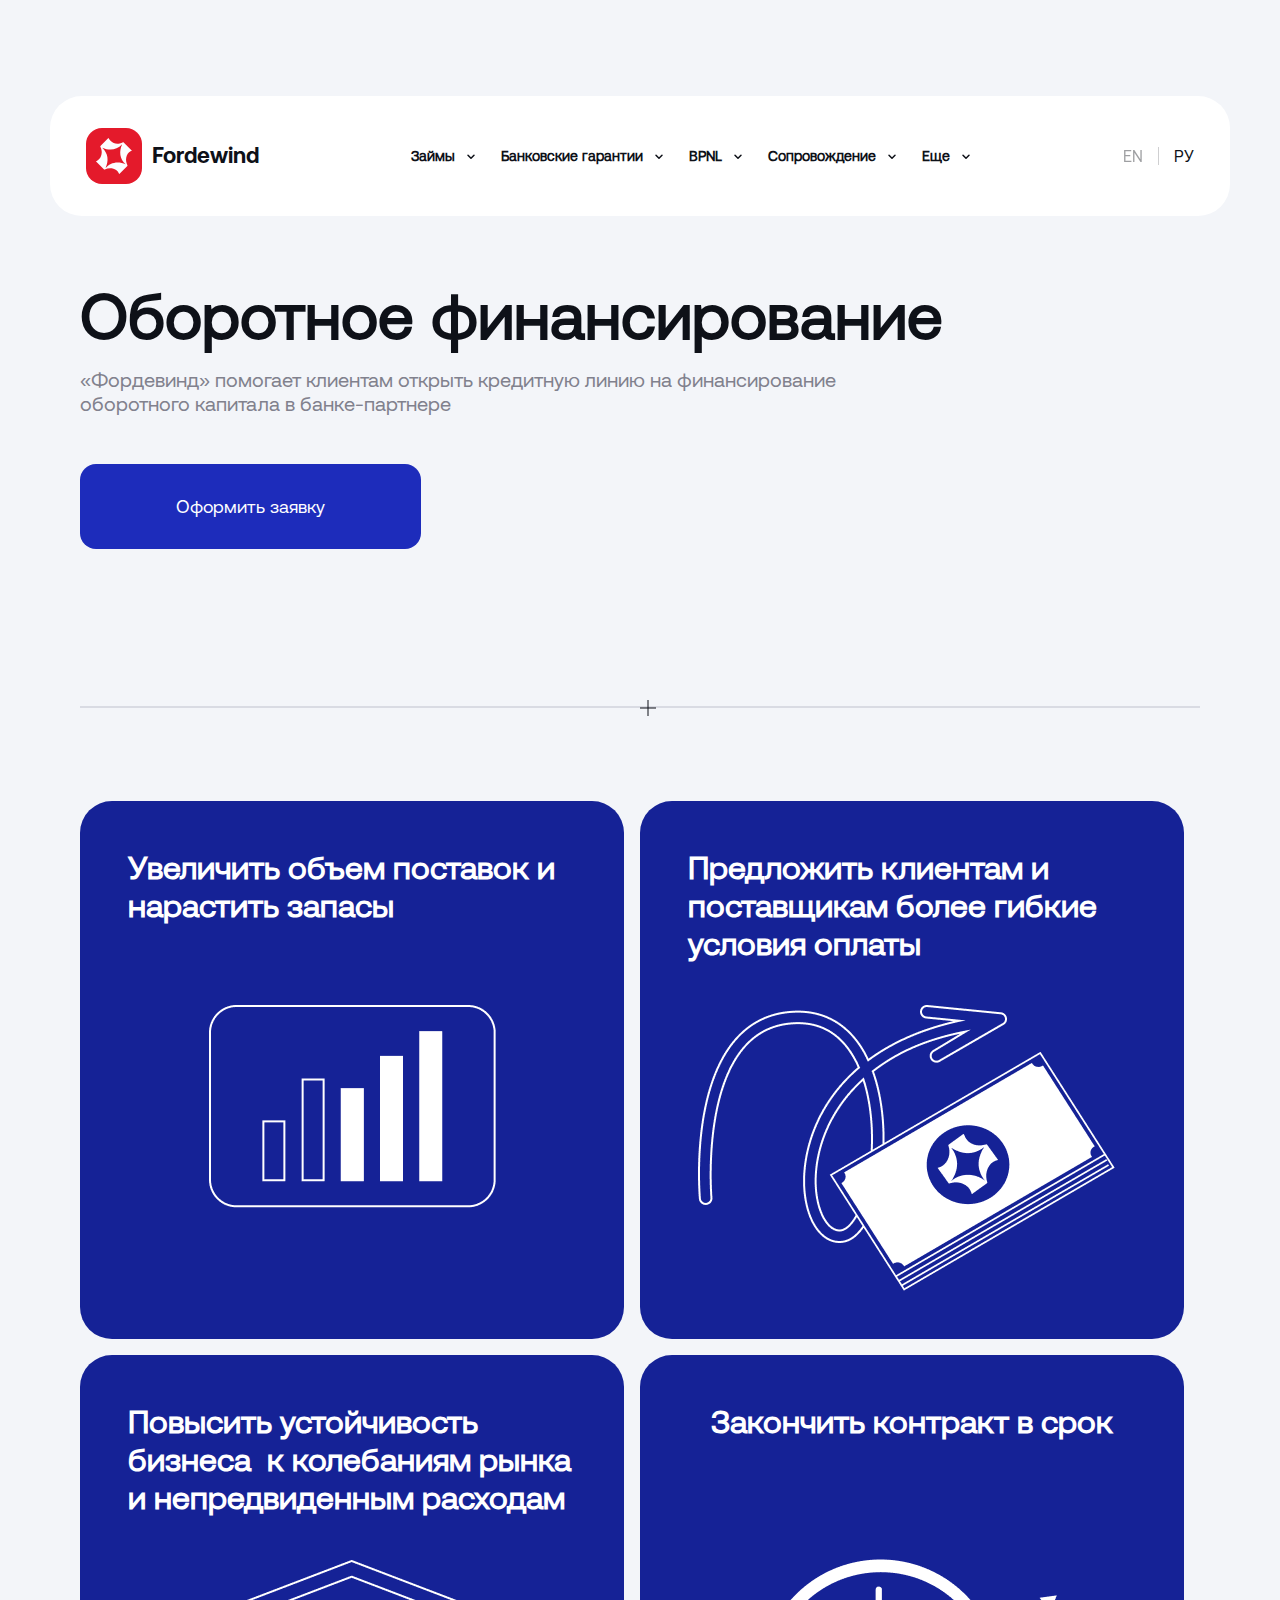
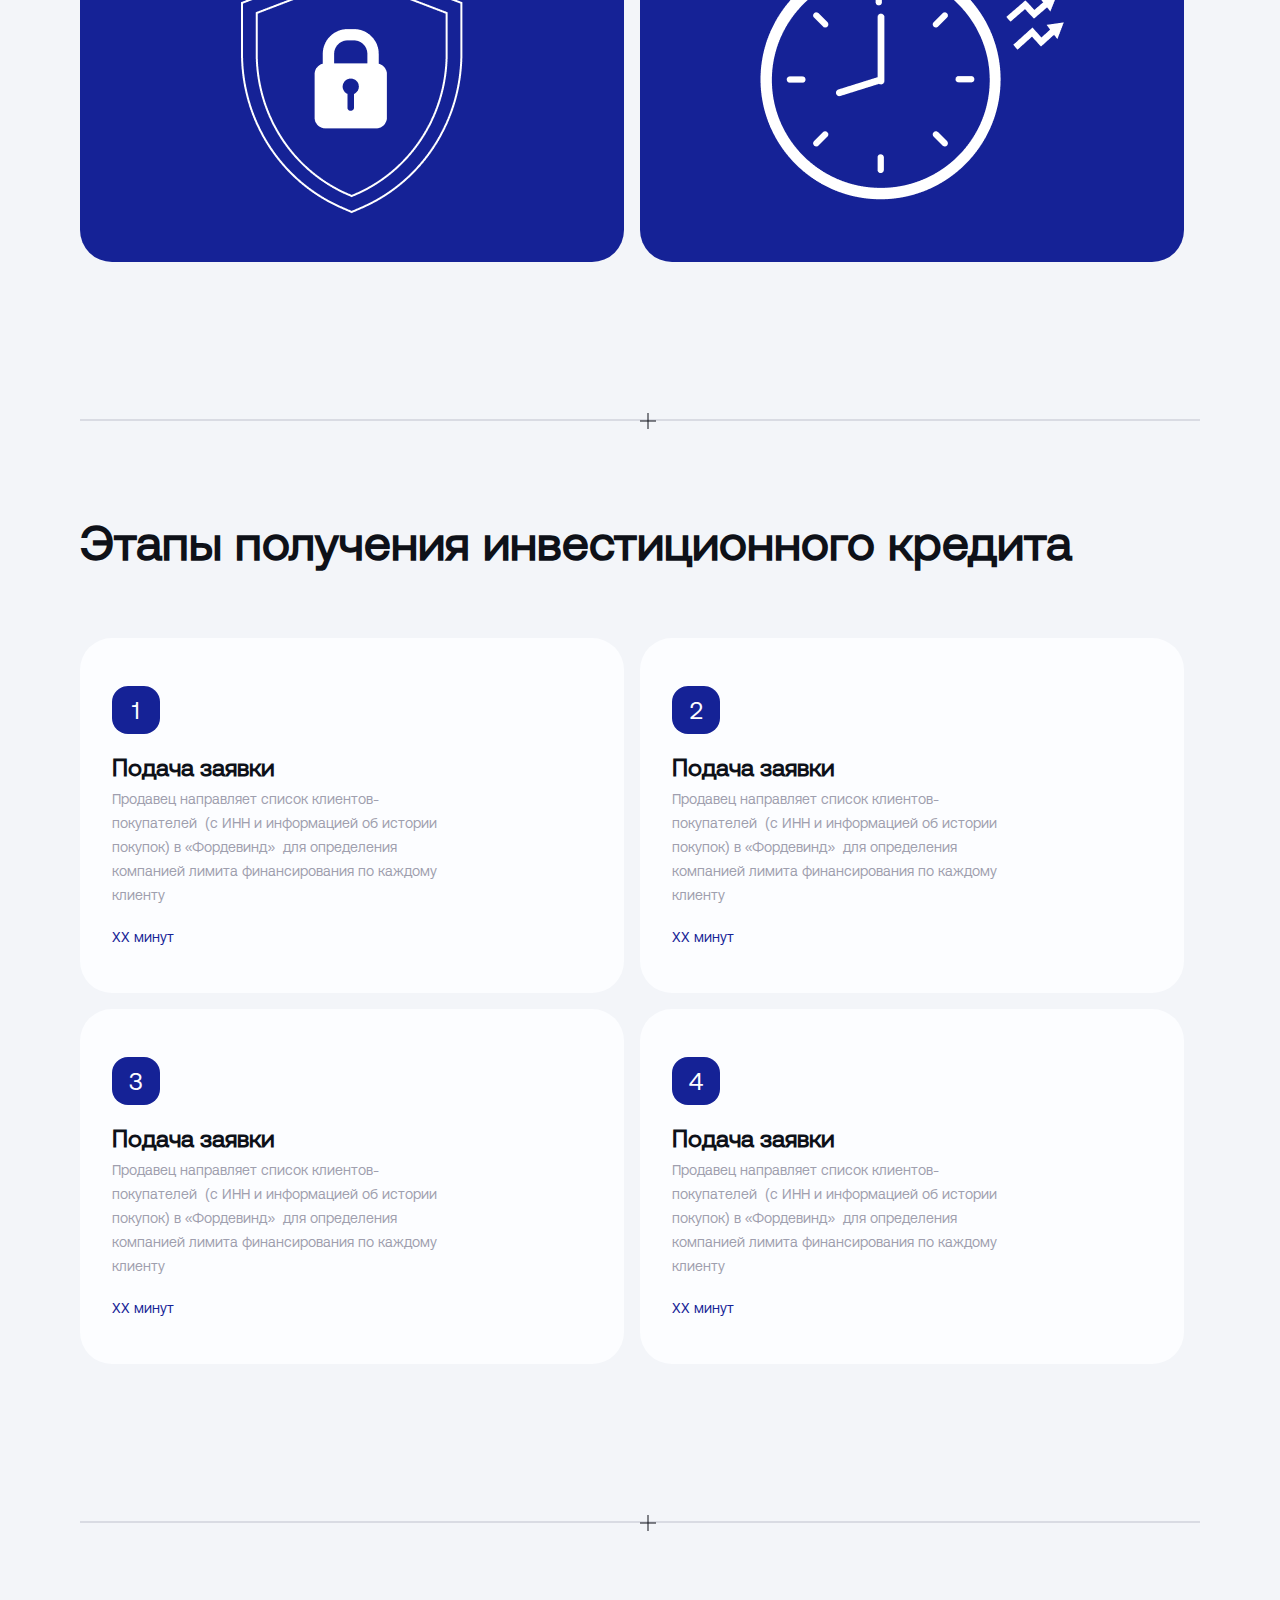
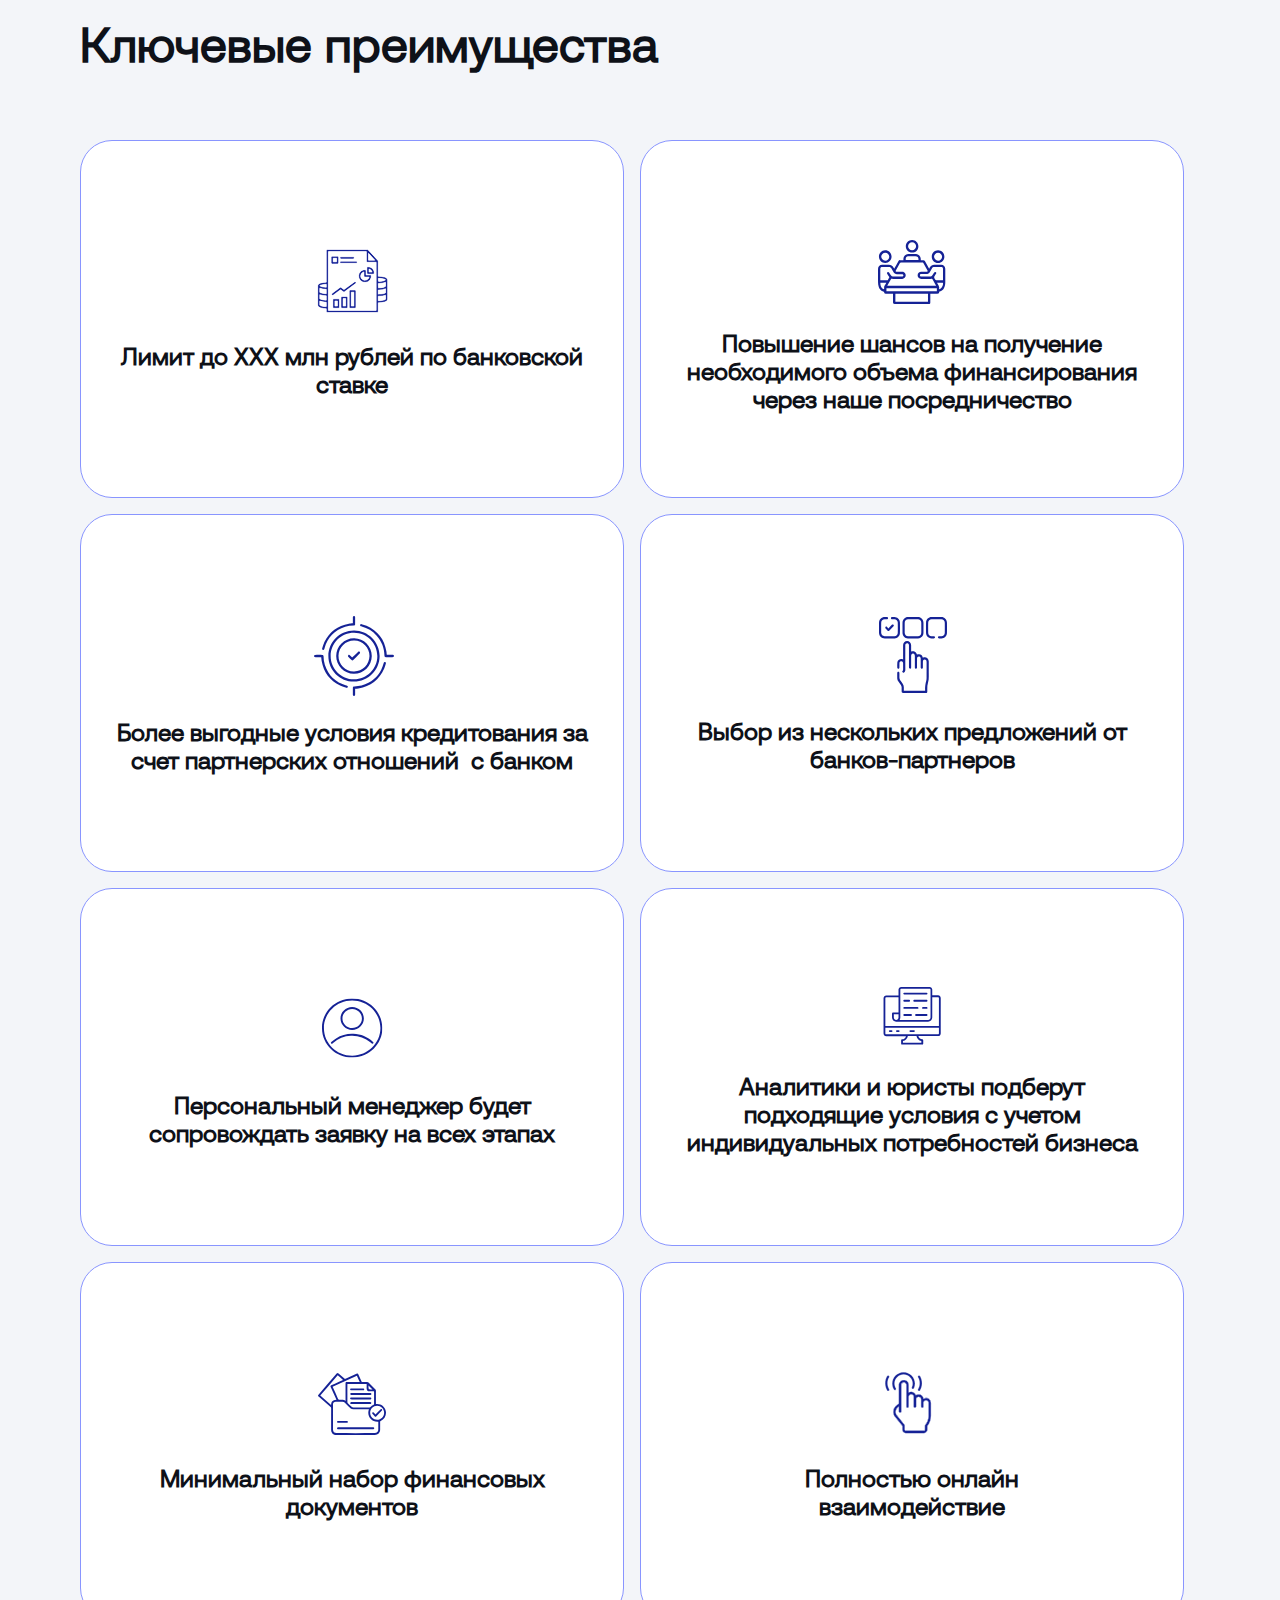
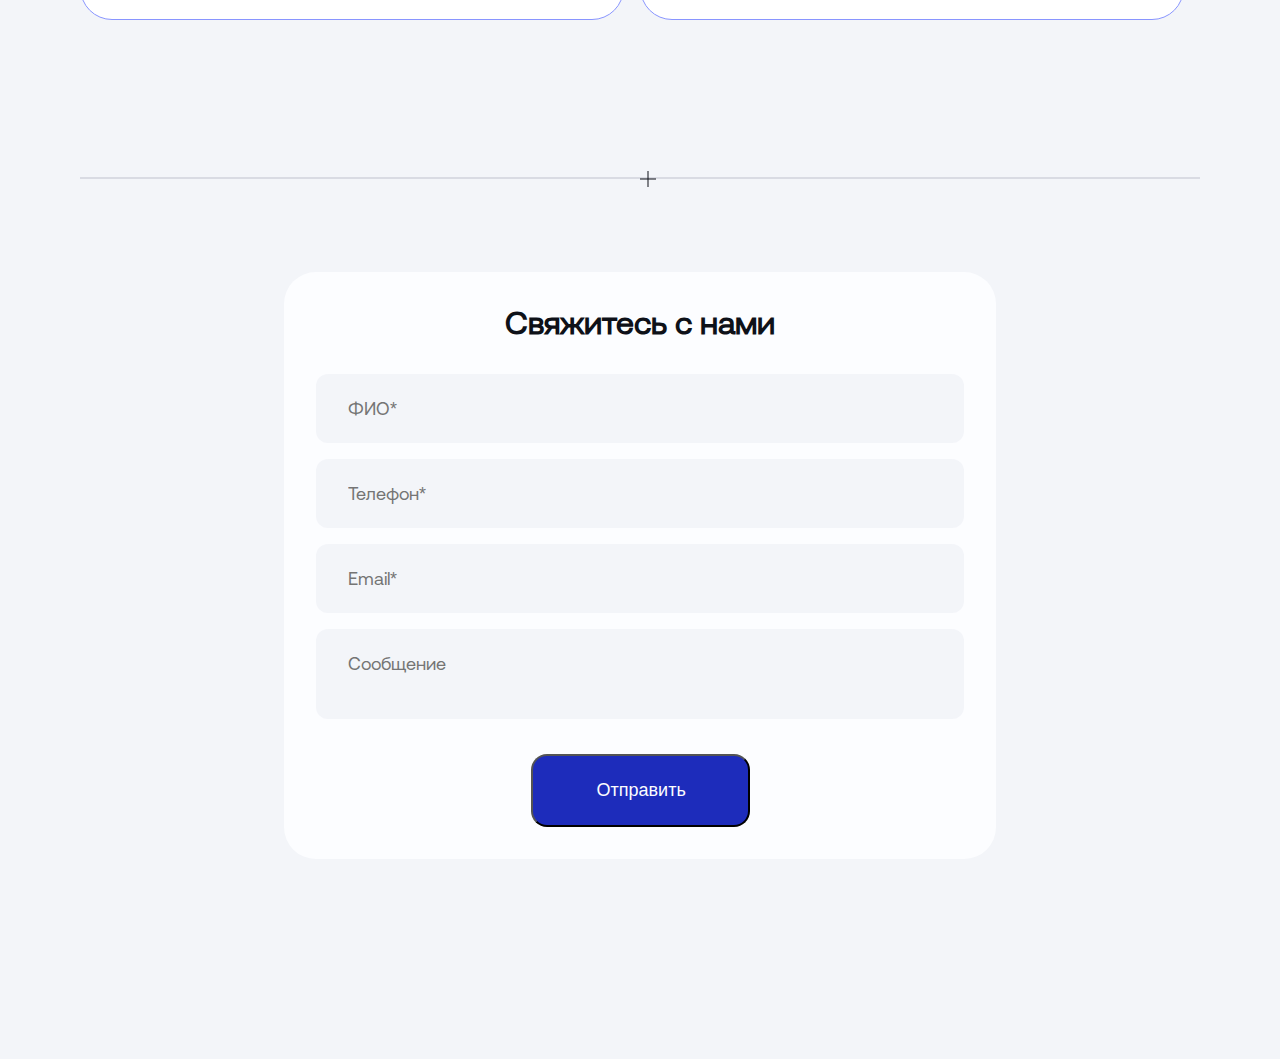
<file: finances.html>
<!DOCTYPE html>
<html lang="en">
<head>
    <meta charset="UTF-8">
    <title>Title</title>
    <meta name="viewport" content="width=device-width, initial-scale=1" />
    <link rel="stylesheet" href="css/main.css">
    <link rel="stylesheet" href="css/media.css">
</head>
<body>
<header>
    <nav class="df j-btw">
        <div class="nav-logo">
            <a href="" class="df a-center">
                <img src="img/logo.svg" alt="Logo">
                Fordewind
            </a>
        </div>
        <div class="main-menu df a-center">
            <ul class="menu df">
                <li class="menu-item">
                    <a href="">Займы <span class="arrow"></span></a>
                </li>
                <li class="menu-item">
                    <a href="">Банковские гарантии <span class="arrow"></span></a>
                </li>
                <li class="menu-item">
                    <a href="">BPNL <span class="arrow"></span></a>
                </li>
                <li class="menu-item">
                    <a href="">Сопровождение <span class="arrow"></span></a>
                </li>
                <li class="menu-item">
                    <a href="">Еще <span class="arrow"></span></a>
                </li>
            </ul>
        </div>
        <a href="" class="menu-icon dn">
            <svg xmlns="http://www.w3.org/2000/svg" width="30px" height="30px" viewBox="0 0 20 20" fill="none">
                <path fill="#000000" fill-rule="evenodd" d="M19 4a1 1 0 01-1 1H2a1 1 0 010-2h16a1 1 0 011 1zm0 6a1 1 0 01-1 1H2a1 1 0 110-2h16a1 1 0 011 1zm-1 7a1 1 0 100-2H2a1 1 0 100 2h16z"/>
            </svg>
        </a>
        <a href="" class="menu-close dn">
            <svg xmlns="http://www.w3.org/2000/svg" width="30px" height="30px" viewBox="0 0 24 24" fill="none">
                <path d="M20.7457 3.32851C20.3552 2.93798 19.722 2.93798 19.3315 3.32851L12.0371 10.6229L4.74275 3.32851C4.35223 2.93798 3.71906 2.93798 3.32854 3.32851C2.93801 3.71903 2.93801 4.3522 3.32854 4.74272L10.6229 12.0371L3.32856 19.3314C2.93803 19.722 2.93803 20.3551 3.32856 20.7457C3.71908 21.1362 4.35225 21.1362 4.74277 20.7457L12.0371 13.4513L19.3315 20.7457C19.722 21.1362 20.3552 21.1362 20.7457 20.7457C21.1362 20.3551 21.1362 19.722 20.7457 19.3315L13.4513 12.0371L20.7457 4.74272C21.1362 4.3522 21.1362 3.71903 20.7457 3.32851Z" fill="#0F0F0F"/>
            </svg>
        </a>
        <div class="lang-block df a-center">
            <ul class="lang df">
                <li class="lang-item">
                    <a href="">EN</a>
                </li>
                <li class="lang-item lang-item-active">
                    <a href="">РУ</a>
                </li>
            </ul>
        </div>
    </nav>
</header>
<section class="banner">
    <div class="banner-content">
        <h1 class="banner-title">Оборотное финансирование</h1>
        <p class="banner-text">«Фордевинд» помогает клиентам открыть кредитную линию на финансирование
            оборотного капитала в банке-партнере</p>
        <a href="" class="btn btn-blue">Оформить заявку</a>
    </div>
    <div class="line"></div>

</section>
<section class="services projects">
    <div class="service-content df f-wrap">
        <div class="service-item">
            <h4 class="service-title">Увеличить объем поставок и нарастить запасы</h4>
            <img src="img/service12.png" alt="service">
        </div>
        <div class="service-item">
            <h4  class="service-title">Предложить клиентам и поставщикам более гибкие условия оплаты</h4>
            <img src="img/service13.png" alt="service">
        </div>
        <div class="service-item">
            <h4  class="service-title">Повысить устойчивость бизнеса  к колебаниям рынка и непредвиденным расходам</h4>
            <img src="img/service15.png" alt="service">

        </div>
        <div class="service-item">
            <h4  class="service-title">Закончить контракт в срок</h4>
            <img src="img/service16.png" alt="service">

        </div>
    </div>
    <div class="line"></div>

</section>


<section class="working-process projects">
    <div class="working-content">
        <h1 class="section-title">Этапы получения инвестиционного кредита</h1>
        <div class="working-list working-list-projects df f-wrap">
            <div class="working-item df j-btw">
                <div class="working-item-left">
                    <div class="step">1</div>
                    <h4>Подача заявки</h4>
                    <p class="working-desc">Продавец направляет список клиентов-покупателей  (с ИНН и информацией об истории покупок) в «Фордевинд»  для определения компанией лимита финансирования по каждому клиенту </p>
                    <span>XX минут</span>
                </div>

            </div>
            <div class="working-item df j-btw">
                <div class="working-item-left">
                    <div class="step">2</div>
                    <h4>Подача заявки</h4>
                    <p class="working-desc">Продавец направляет список клиентов-покупателей  (с ИНН и информацией об истории покупок) в «Фордевинд»  для определения компанией лимита финансирования по каждому клиенту </p>
                    <span>XX минут</span>
                </div>
            </div>
            <div class="working-item df j-btw">
                <div class="working-item-left">
                    <div class="step">3</div>
                    <h4>Подача заявки</h4>
                    <p class="working-desc">Продавец направляет список клиентов-покупателей  (с ИНН и информацией об истории покупок) в «Фордевинд»  для определения компанией лимита финансирования по каждому клиенту </p>
                    <span>XX минут</span>
                </div>
            </div>
            <div class="working-item df j-btw">
                <div class="working-item-left">
                    <div class="step">4</div>
                    <h4>Подача заявки</h4>
                    <p class="working-desc">Продавец направляет список клиентов-покупателей  (с ИНН и информацией об истории покупок) в «Фордевинд»  для определения компанией лимита финансирования по каждому клиенту </p>
                    <span>XX минут</span>
                </div>
            </div>


        </div>

        <div class="line"></div>
    </div>
</section>

<section class="features">
    <div class="features-content">
        <h1 class="section-title">Ключевые преимущества</h1>
        <div class="features-list df f-wrap  ">
            <div class="feature-item df a-center j-center">
                <img src="img/features18.svg" alt="">
                <h4>Лимит до XXX млн рублей по банковской ставке</h4>
            </div>
            <div class="feature-item df a-center j-center">
                <img src="img/features24.svg" alt="">

                <h4>Повышение шансов на получение необходимого объема финансирования через наше посредничество

                </h4>
            </div>
            <div class="feature-item df a-center j-center">
                <img src="img/features19.svg" alt="">

                <h4>Более выгодные условия кредитования за счет партнерских отношений  с банком</h4>
            </div>
            <div class="feature-item df a-center j-center">
                <img src="img/features20.svg" alt="">
                <h4>Выбор из нескольких предложений от банков-партнеров</h4>
            </div>
            <div class="feature-item df a-center j-center">
                <img src="img/features21.svg" alt="">
                <h4>Персональный менеджер будет сопровождать заявку на всех этапах</h4>
            </div>
            <div class="feature-item df a-center j-center">
                <img src="img/features6.svg" alt="">
                <h4>Аналитики и юристы подберут подходящие условия с учетом индивидуальных потребностей бизнеса</h4>
            </div>
            <div class="feature-item feature-item-fw df a-center j-center ">
                <img src="img/features22.svg" alt="">
                <h4>Минимальный набор финансовых документов</h4>
            </div>
            <div class="feature-item feature-item-fw df a-center j-center">
                <img src="img/credit7.svg" alt="">
                <h4>Полностью онлайн взаимодействие</h4>
            </div>
        </div>
        <div class="line"></div>
    </div>
</section>
<footer>
    <div class="contact-form df a-center j-center f-column">
        <h1>Свяжитесь с нами</h1>
        <form action="">
            <div class="form-control">
                <input type="text" name="name" placeholder="ФИО*">
            </div>
            <div class="form-control">
                <input type="tel" name="tel" placeholder="Телефон*">
            </div>
            <div class="form-control">
                <input type="email" name="email" placeholder="Email*">
            </div>
            <div class="form-control">
                <textarea placeholder="Сообщение"></textarea>
            </div>
            <button type="submit" class="btn btn-blue">Отправить</button>
        </form>
    </div>

</footer>
<script src="js/jquery-3.7.1.min.js"></script>
<script src="js/main.js"></script>
</body>
</html>
</file>
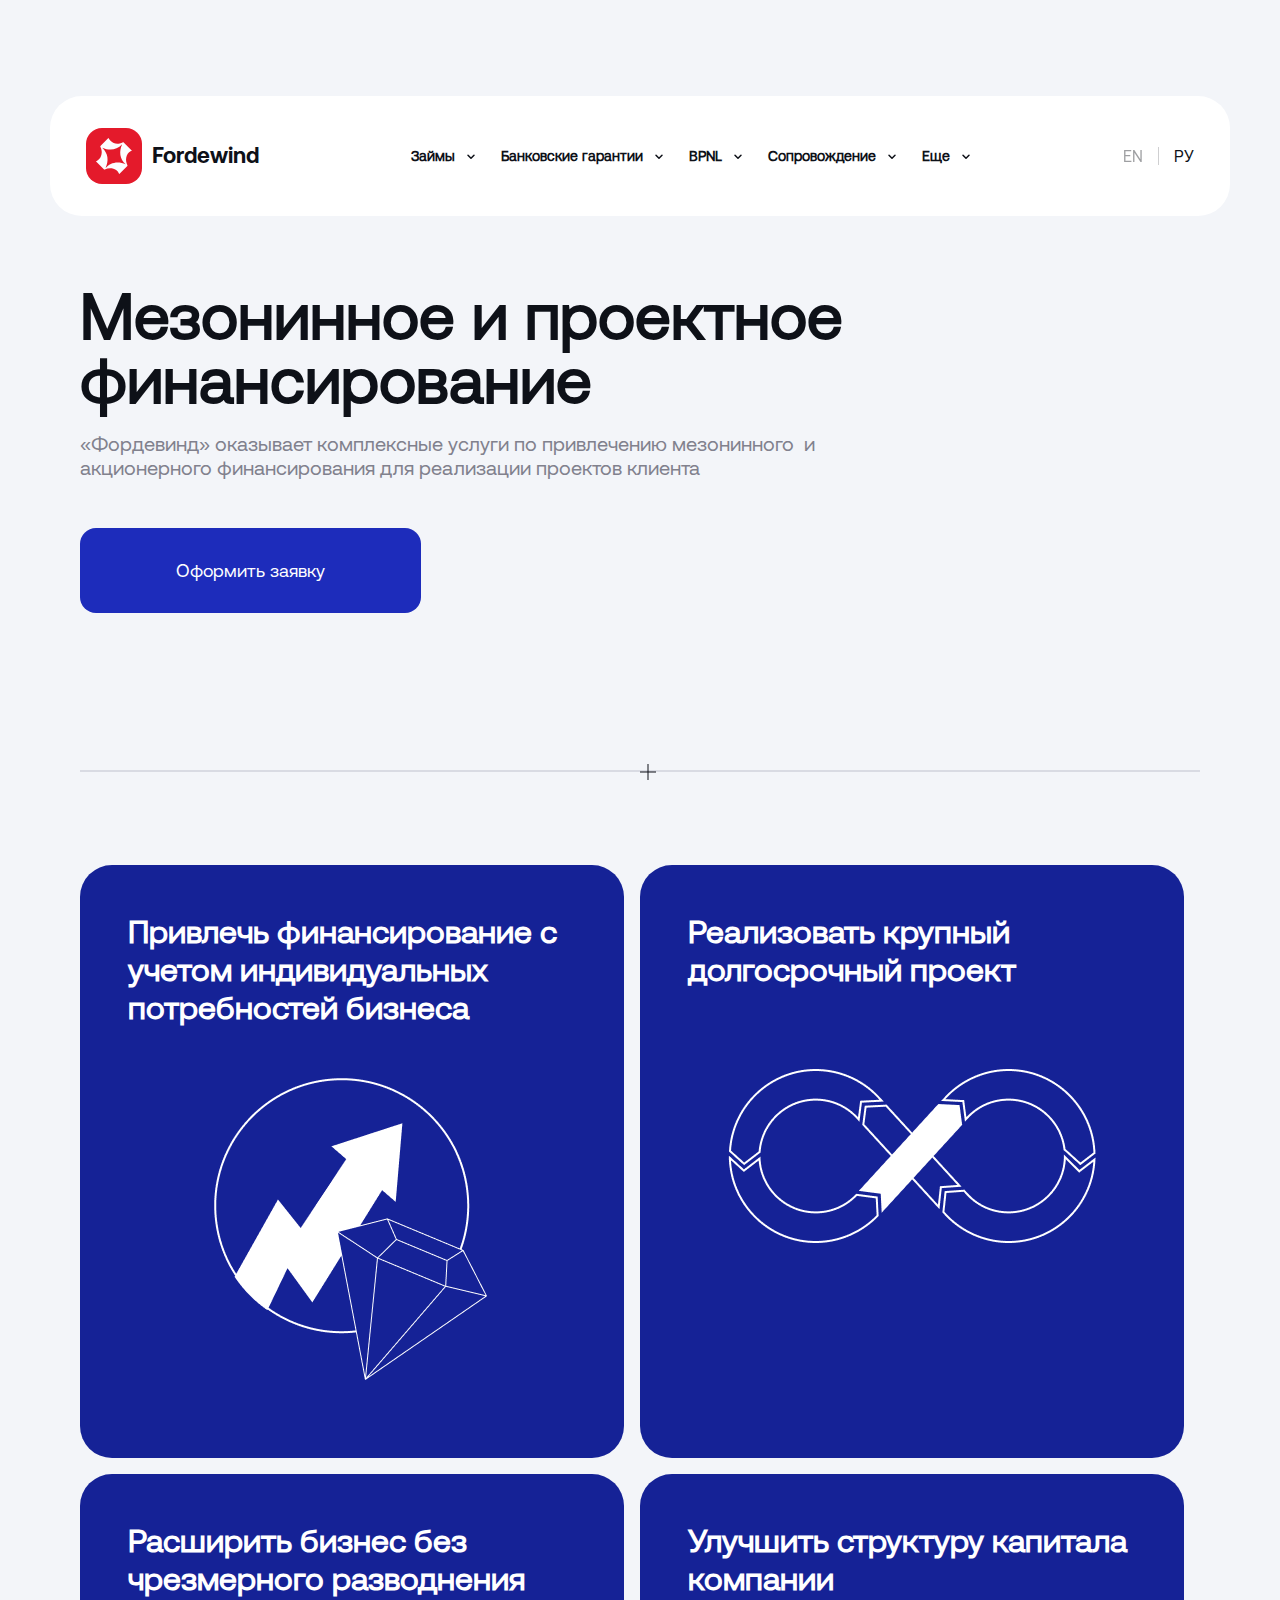
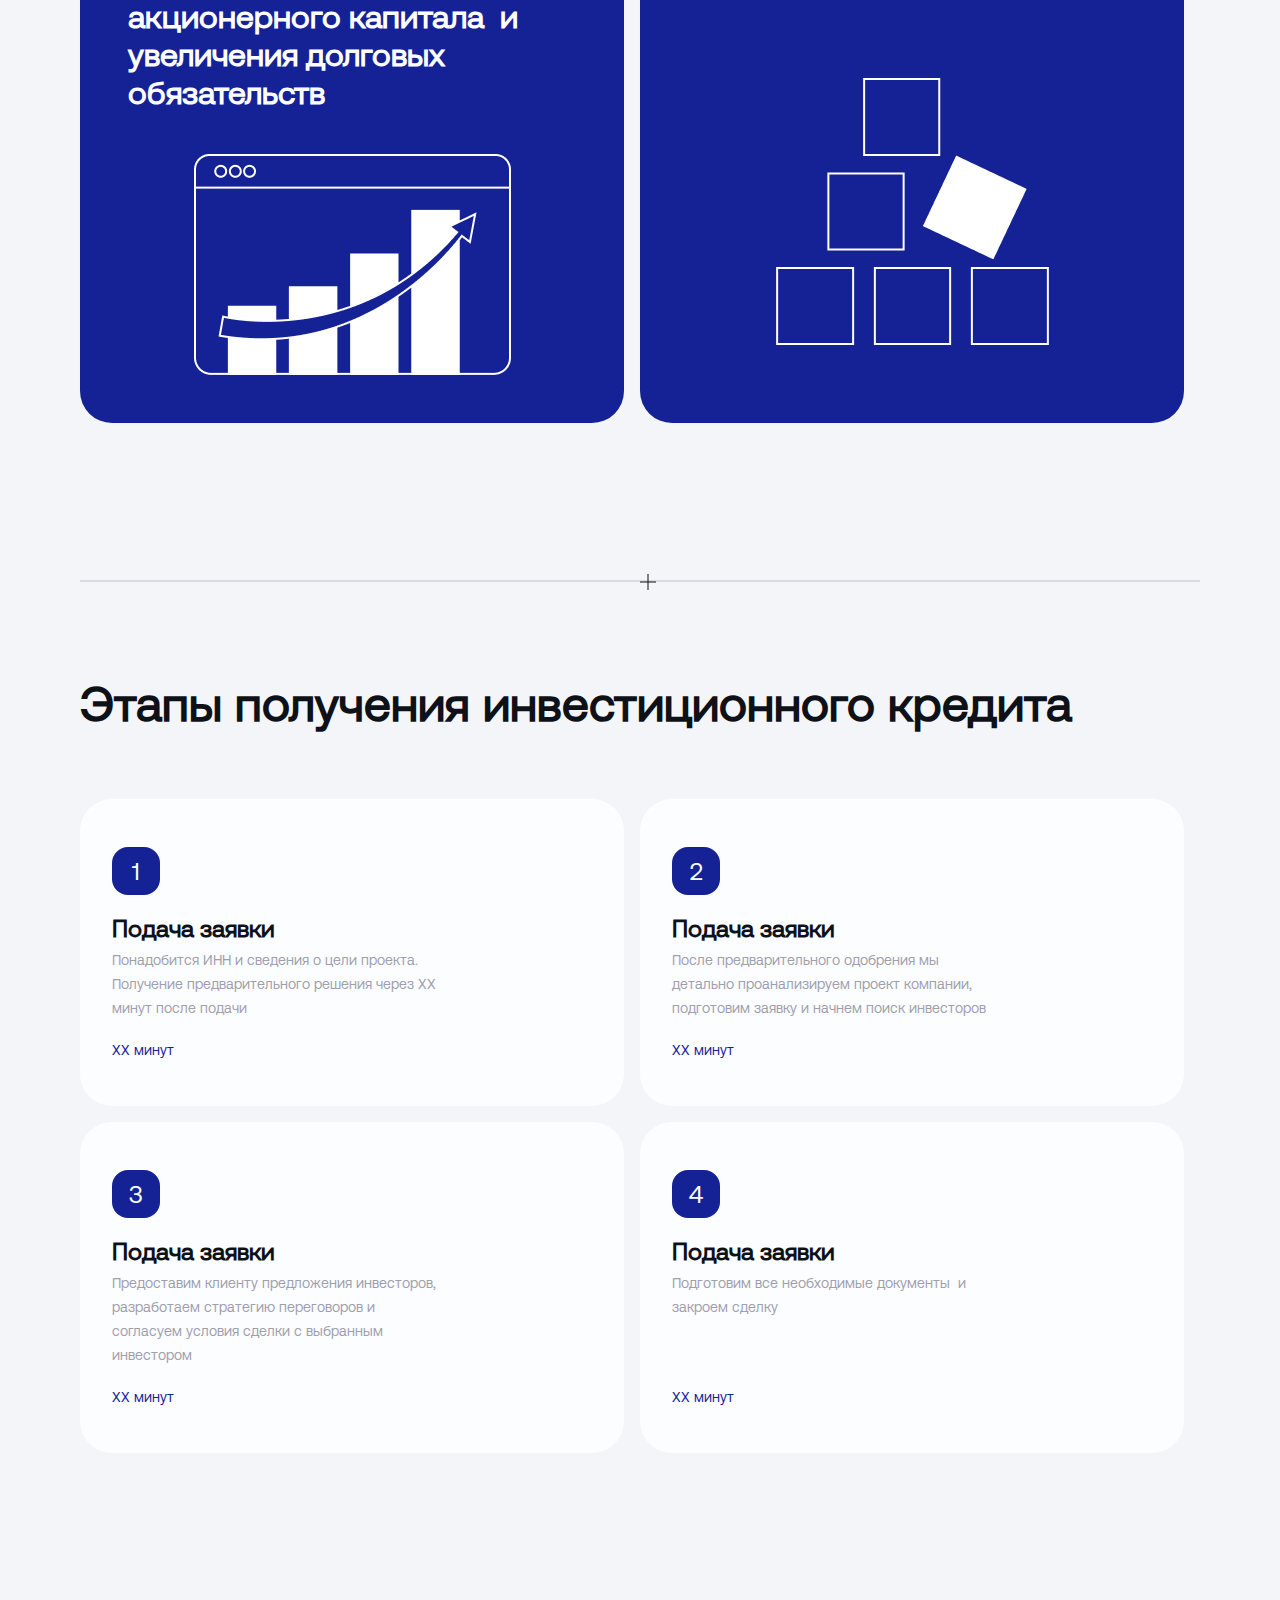
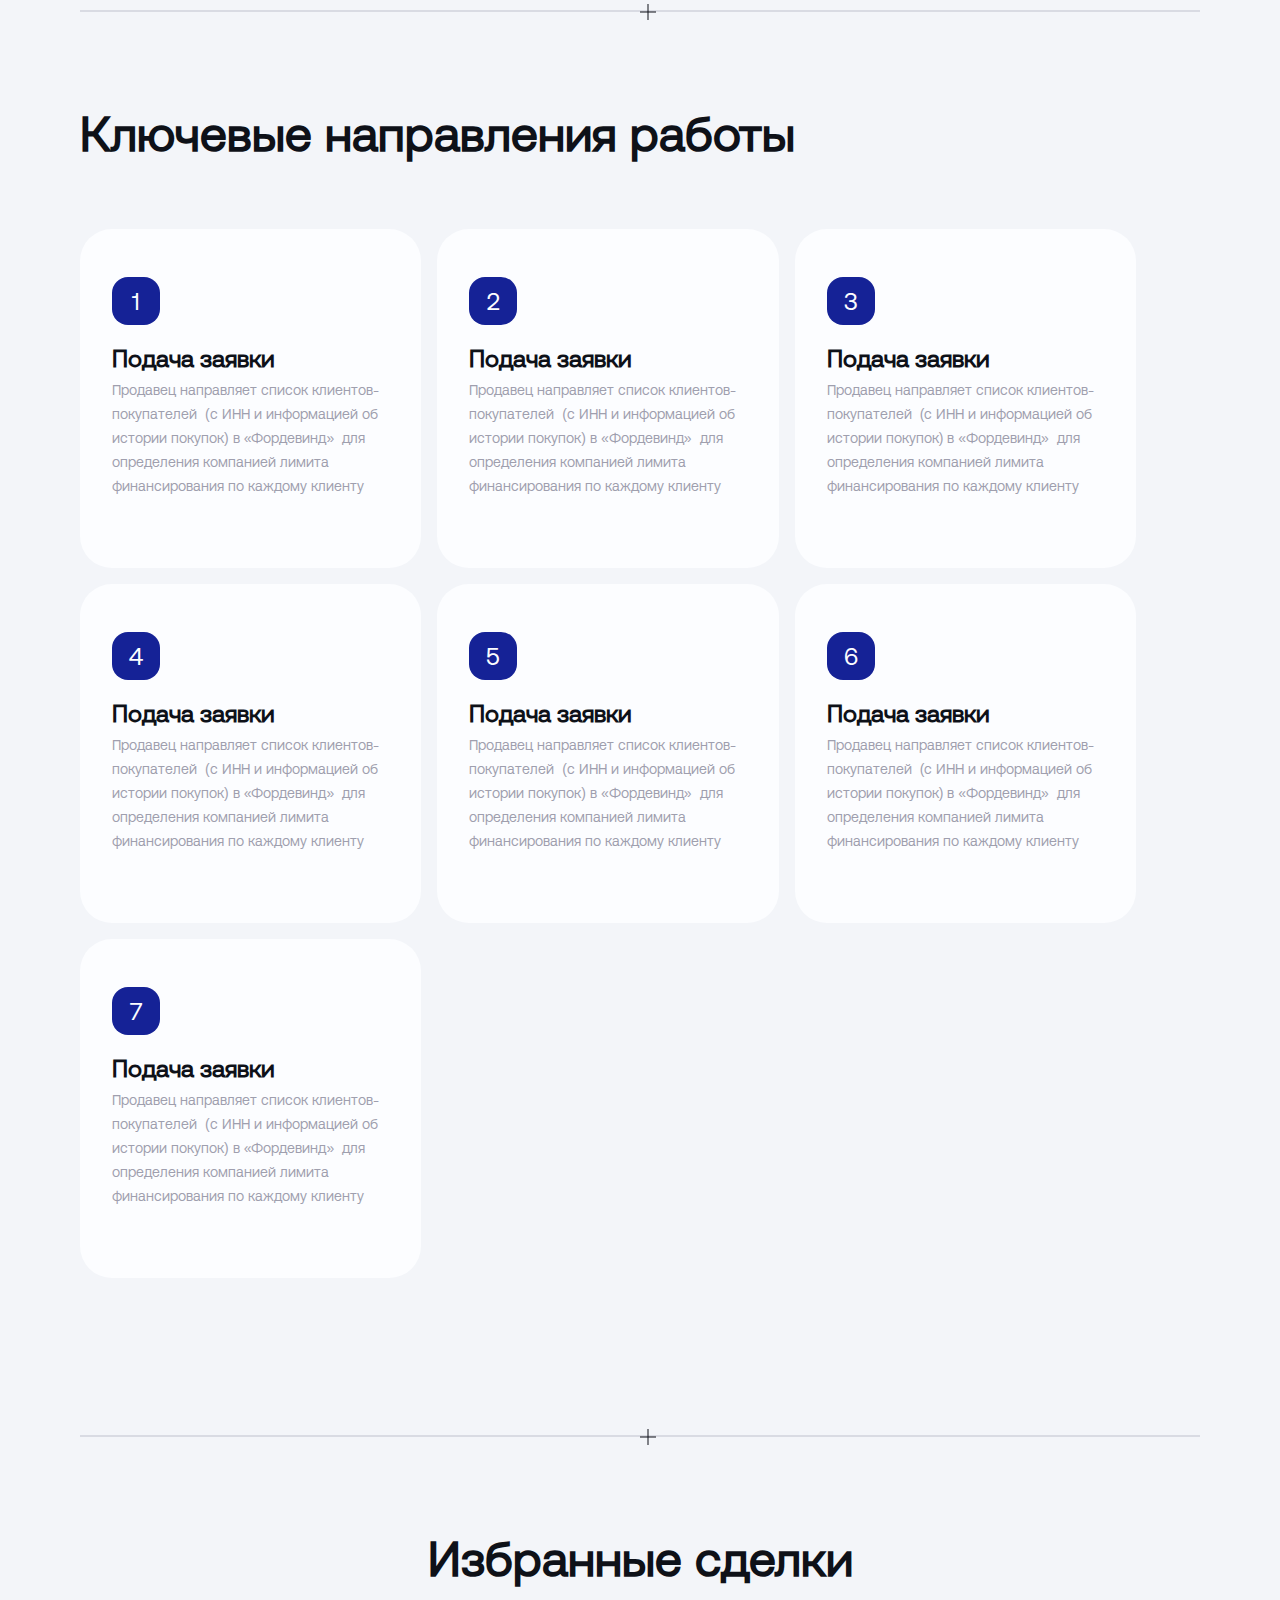
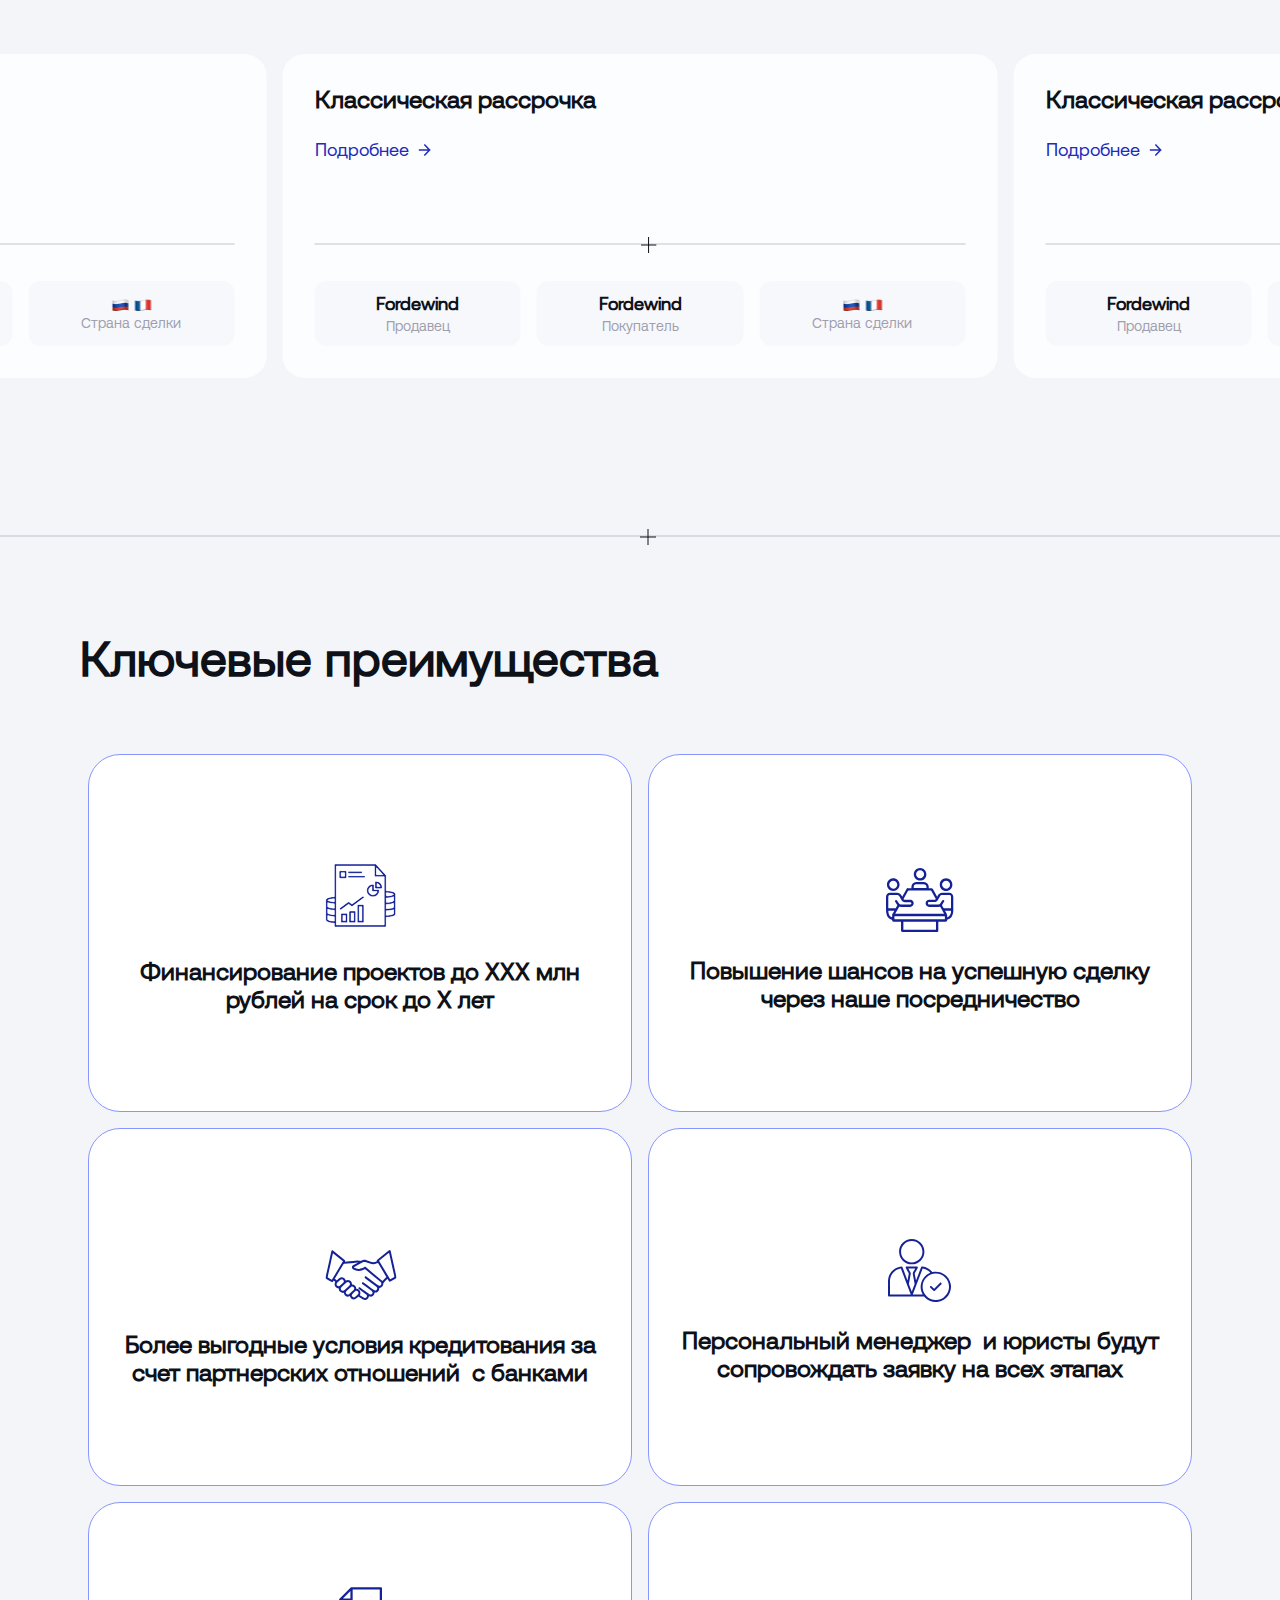
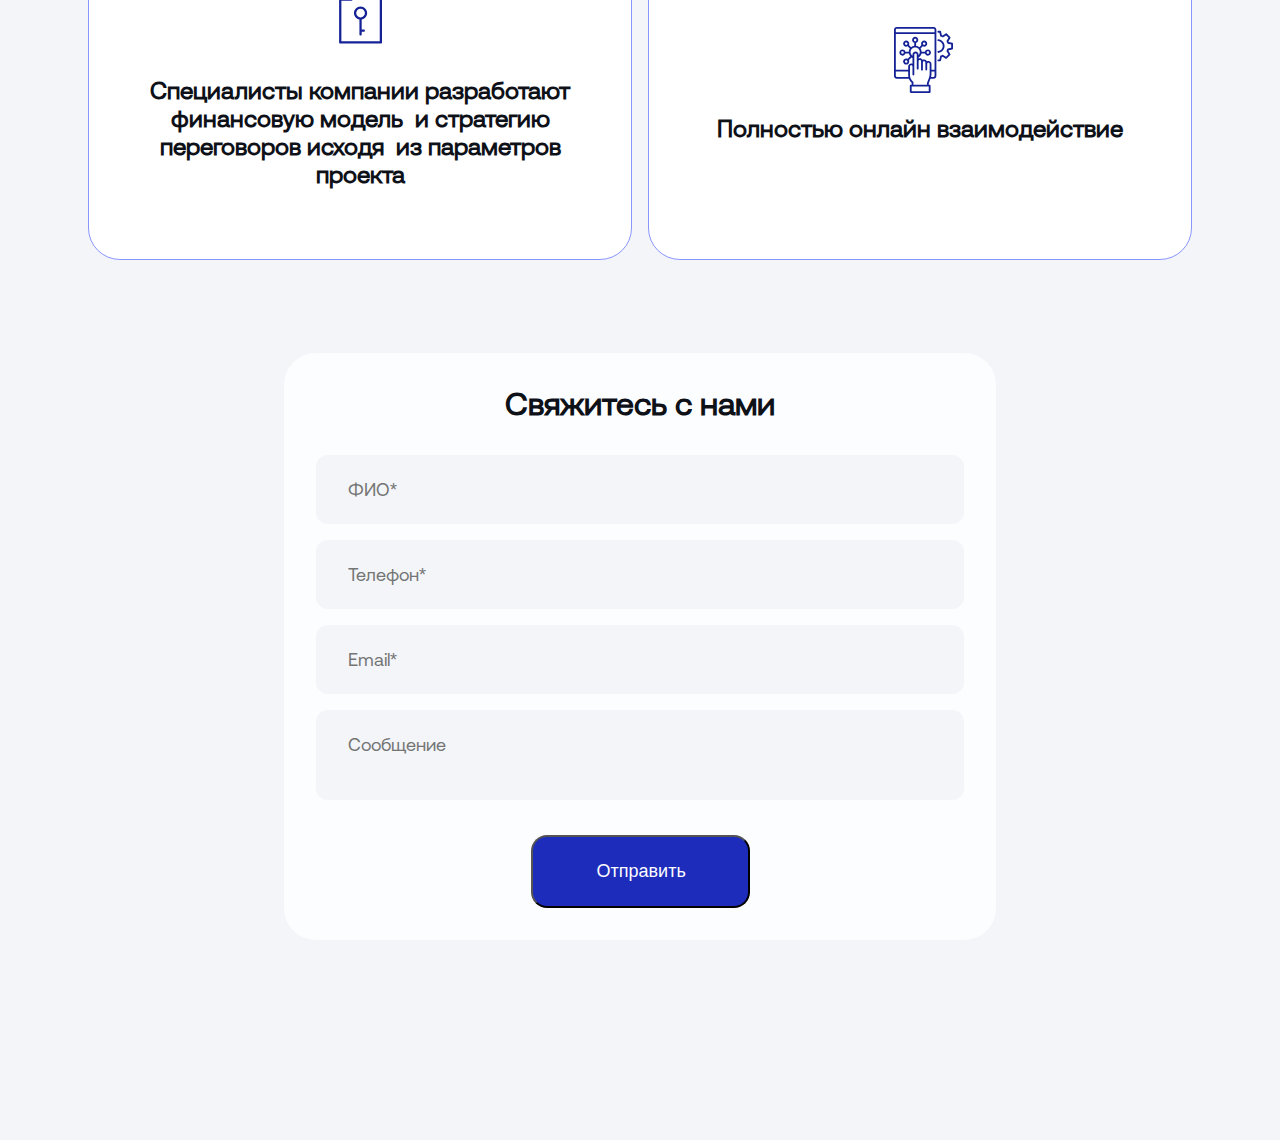
<file: projects.html>
<!DOCTYPE html>
<html lang="en">
<head>
    <meta charset="UTF-8">
    <title>Title</title>
    <meta name="viewport" content="width=device-width, initial-scale=1" />

    <link rel="stylesheet" href="css/flickity.css">

    <link rel="stylesheet" href="css/main.css">
    <link rel="stylesheet" href="css/media.css">

</head>
<body>
<header>
    <nav class="df j-btw">
        <div class="nav-logo">
            <a href="" class="df a-center">
                <img src="img/logo.svg" alt="Logo">
                Fordewind
            </a>
        </div>
        <div class="main-menu df a-center">
            <ul class="menu df">
                <li class="menu-item">
                    <a href="">Займы <span class="arrow"></span></a>
                </li>
                <li class="menu-item">
                    <a href="">Банковские гарантии <span class="arrow"></span></a>
                </li>
                <li class="menu-item">
                    <a href="">BPNL <span class="arrow"></span></a>
                </li>
                <li class="menu-item">
                    <a href="">Сопровождение <span class="arrow"></span></a>
                </li>
                <li class="menu-item">
                    <a href="">Еще <span class="arrow"></span></a>
                </li>
            </ul>
        </div>
        <a href="" class="menu-icon dn">
            <svg xmlns="http://www.w3.org/2000/svg" width="30px" height="30px" viewBox="0 0 20 20" fill="none">
                <path fill="#000000" fill-rule="evenodd" d="M19 4a1 1 0 01-1 1H2a1 1 0 010-2h16a1 1 0 011 1zm0 6a1 1 0 01-1 1H2a1 1 0 110-2h16a1 1 0 011 1zm-1 7a1 1 0 100-2H2a1 1 0 100 2h16z"/>
            </svg>
        </a>
        <a href="" class="menu-close dn">
            <svg xmlns="http://www.w3.org/2000/svg" width="30px" height="30px" viewBox="0 0 24 24" fill="none">
                <path d="M20.7457 3.32851C20.3552 2.93798 19.722 2.93798 19.3315 3.32851L12.0371 10.6229L4.74275 3.32851C4.35223 2.93798 3.71906 2.93798 3.32854 3.32851C2.93801 3.71903 2.93801 4.3522 3.32854 4.74272L10.6229 12.0371L3.32856 19.3314C2.93803 19.722 2.93803 20.3551 3.32856 20.7457C3.71908 21.1362 4.35225 21.1362 4.74277 20.7457L12.0371 13.4513L19.3315 20.7457C19.722 21.1362 20.3552 21.1362 20.7457 20.7457C21.1362 20.3551 21.1362 19.722 20.7457 19.3315L13.4513 12.0371L20.7457 4.74272C21.1362 4.3522 21.1362 3.71903 20.7457 3.32851Z" fill="#0F0F0F"/>
            </svg>
        </a>
        <div class="lang-block df a-center">
            <ul class="lang df">
                <li class="lang-item">
                    <a href="">EN</a>
                </li>
                <li class="lang-item lang-item-active">
                    <a href="">РУ</a>
                </li>
            </ul>
        </div>
    </nav>
</header>
<section class="banner">
    <div class="banner-content">
        <h1 class="banner-title">Мезонинное и проектное финансирование</h1>
        <p class="banner-text">«Фордевинд» оказывает комплексные услуги по привлечению мезонинного  и акционерного финансирования для реализации проектов клиента</p>
        <a href="" class="btn btn-blue">Оформить заявку</a>
    </div>
    <div class="line"></div>

</section>
<section class="services projects">
    <div class="service-content df f-wrap">
        <div class="service-item">
            <h4 class="service-title">Привлечь финансирование с учетом индивидуальных потребностей бизнеса</h4>
            <img src="img/service7.png" alt="service">
        </div>
        <div class="service-item">
            <h4  class="service-title">Реализовать крупный долгосрочный проект</h4>
            <img src="img/service8.png" alt="service">
        </div>
        <div class="service-item">
            <h4  class="service-title">Расширить бизнес без чрезмерного разводнения акционерного капитала  и увеличения долговых обязательств</h4>
            <img src="img/service9.png" alt="service">

        </div>
        <div class="service-item">
            <h4  class="service-title">Улучшить структуру капитала компании</h4>
            <img src="img/service10.png" alt="service">

        </div>
    </div>
    <div class="line"></div>

</section>

<section class="working-process projects">
    <div class="working-content">
        <h1 class="section-title">Этапы получения инвестиционного кредита</h1>
        <div class="working-list working-list-projects df f-wrap">
            <div class="working-item df j-btw">
                <div class="working-item-left">
                    <div class="step">1</div>
                    <h4>Подача заявки</h4>
                    <p class="working-desc">Понадобится ИНН и сведения о цели проекта. Получение предварительного решения через XX минут после подачи</p>
                    <span>XX минут</span>
                </div>

            </div>
            <div class="working-item df j-btw">
                <div class="working-item-left">
                    <div class="step">2</div>
                    <h4>Подача заявки</h4>
                    <p class="working-desc">После предварительного одобрения мы детально проанализируем проект компании, подготовим заявку и начнем поиск инвесторов</p>
                    <span>XX минут</span>
                </div>
            </div>
            <div class="working-item df j-btw">
                <div class="working-item-left">
                    <div class="step">3</div>
                    <h4>Подача заявки</h4>
                    <p class="working-desc">Предоставим клиенту предложения инвесторов, разработаем стратегию переговоров и согласуем условия сделки с выбранным инвестором</p>
                    <span>XX минут</span>
                </div>
            </div>
            <div class="working-item df j-btw">
                <div class="working-item-left">
                    <div class="step">4</div>
                    <h4>Подача заявки</h4>
                    <p class="working-desc">Подготовим все необходимые документы  и закроем сделку</p>
                    <span>XX минут</span>
                </div>
            </div>


        </div>

        <div class="line"></div>
    </div>
</section>

<section class="working-process projects projects-cols">
    <div class="working-content">
        <h1 class="section-title">Ключевые направления работы</h1>
        <div class="working-list working-list-projects df f-wrap">
            <div class="working-item df j-btw">
                <div class="working-item-left">
                    <div class="step">1</div>
                    <h4>Подача заявки</h4>
                    <p class="working-desc">Продавец направляет список клиентов-покупателей  (с ИНН и информацией об истории покупок) в «Фордевинд»  для определения компанией лимита финансирования по каждому клиенту </p>

                </div>

            </div>
            <div class="working-item df j-btw">
                <div class="working-item-left">
                    <div class="step">2</div>
                    <h4>Подача заявки</h4>
                    <p class="working-desc">Продавец направляет список клиентов-покупателей  (с ИНН и информацией об истории покупок) в «Фордевинд»  для определения компанией лимита финансирования по каждому клиенту </p>

                </div>
            </div>
            <div class="working-item df j-btw">
                <div class="working-item-left">
                    <div class="step">3</div>
                    <h4>Подача заявки</h4>
                    <p class="working-desc">Продавец направляет список клиентов-покупателей  (с ИНН и информацией об истории покупок) в «Фордевинд»  для определения компанией лимита финансирования по каждому клиенту </p>

                </div>
            </div>
            <div class="working-item df j-btw">
                <div class="working-item-left">
                    <div class="step">4</div>
                    <h4>Подача заявки</h4>
                    <p class="working-desc">Продавец направляет список клиентов-покупателей  (с ИНН и информацией об истории покупок) в «Фордевинд»  для определения компанией лимита финансирования по каждому клиенту </p>

                </div>
            </div>
            <div class="working-item df j-btw">
                <div class="working-item-left">
                    <div class="step">5</div>
                    <h4>Подача заявки</h4>
                    <p class="working-desc">Продавец направляет список клиентов-покупателей  (с ИНН и информацией об истории покупок) в «Фордевинд»  для определения компанией лимита финансирования по каждому клиенту </p>

                </div>
            </div>
            <div class="working-item df j-btw">
                <div class="working-item-left">
                    <div class="step">6</div>
                    <h4>Подача заявки</h4>
                    <p class="working-desc">Продавец направляет список клиентов-покупателей  (с ИНН и информацией об истории покупок) в «Фордевинд»  для определения компанией лимита финансирования по каждому клиенту </p>

                </div>
            </div>

            <div class="working-item df j-btw">
                <div class="working-item-left">
                    <div class="step">7</div>
                    <h4>Подача заявки</h4>
                    <p class="working-desc">Продавец направляет список клиентов-покупателей  (с ИНН и информацией об истории покупок) в «Фордевинд»  для определения компанией лимита финансирования по каждому клиенту </p>

                </div>
            </div>

        </div>

        <div class="line"></div>
    </div>
</section>
<section class="deals">
    <div class="deals-content">
        <h1 class="section-title">Избранные сделки</h1>

            <div class="product-list deals-list main-carousel   ">
                <div class="product carousel-cell">
                    <div class="product-title df">
                        <div>
                            <h4>Классическая рассрочка</h4>
                            <a href="" class="read-more">Подробнее
                                <svg width="24" height="24" viewBox="0 0 24 24" fill="none" xmlns="http://www.w3.org/2000/svg">
                                    <path d="M3 13H13M13 13L8.27778 8M13 13L8.27778 18" stroke="#1D2CBB" stroke-width="1.5" stroke-linecap="square" stroke-linejoin="round"/>
                                </svg>
                            </a>
                        </div>


                    </div>
                    <div class="line"></div>
                    <div class="product-desc df">
                        <div>
                            <p><strong>Fordewind
                            </strong></p>
                            <p> Продавец</p>
                        </div>
                        <div>
                            <p><strong>Fordewind
                            </strong></p>
                            <p> Покупатель</p>
                        </div>
                        <div>
                            <img src="img/flags.png" alt="">
                            <p> Страна сделки</p>
                        </div>
                    </div>

                </div>
                <div class="product carousel-cell">
                    <div class="product-title df">
                        <div>
                            <h4>Классическая рассрочка</h4>
                            <a href="" class="read-more">Подробнее
                                <svg width="24" height="24" viewBox="0 0 24 24" fill="none" xmlns="http://www.w3.org/2000/svg">
                                    <path d="M3 13H13M13 13L8.27778 8M13 13L8.27778 18" stroke="#1D2CBB" stroke-width="1.5" stroke-linecap="square" stroke-linejoin="round"/>
                                </svg>
                            </a>
                        </div>


                    </div>
                    <div class="line"></div>
                    <div class="product-desc df">
                        <div>
                            <p><strong>Fordewind
                            </strong></p>
                            <p> Продавец</p>
                        </div>
                        <div>
                            <p><strong>Fordewind
                            </strong></p>
                            <p> Покупатель</p>
                        </div>
                        <div>
                            <img src="img/flags.png" alt="">
                            <p> Страна сделки</p>
                        </div>
                    </div>

                </div>

                <div class="product carousel-cell">
                    <div class="product-title df">
                        <div>
                            <h4>Классическая рассрочка</h4>
                            <a href="" class="read-more">Подробнее
                                <svg width="24" height="24" viewBox="0 0 24 24" fill="none" xmlns="http://www.w3.org/2000/svg">
                                    <path d="M3 13H13M13 13L8.27778 8M13 13L8.27778 18" stroke="#1D2CBB" stroke-width="1.5" stroke-linecap="square" stroke-linejoin="round"/>
                                </svg>
                            </a>
                        </div>


                    </div>
                    <div class="line"></div>
                    <div class="product-desc df">
                        <div>
                            <p><strong>Fordewind
                            </strong></p>
                            <p> Продавец</p>
                        </div>
                        <div>
                            <p><strong>Fordewind
                            </strong></p>
                            <p> Покупатель</p>
                        </div>
                        <div>
                            <img src="img/flags.png" alt="">
                            <p> Страна сделки</p>
                        </div>
                    </div>

                </div>
                <div class="product carousel-cell">
                    <div class="product-title df">
                        <div>
                            <h4>Классическая рассрочка</h4>
                            <a href="" class="read-more">Подробнее
                                <svg width="24" height="24" viewBox="0 0 24 24" fill="none" xmlns="http://www.w3.org/2000/svg">
                                    <path d="M3 13H13M13 13L8.27778 8M13 13L8.27778 18" stroke="#1D2CBB" stroke-width="1.5" stroke-linecap="square" stroke-linejoin="round"/>
                                </svg>
                            </a>
                        </div>


                    </div>
                    <div class="line"></div>
                    <div class="product-desc df">
                        <div>
                            <p><strong>Fordewind
                            </strong></p>
                            <p> Продавец</p>
                        </div>
                        <div>
                            <p><strong>Fordewind
                            </strong></p>
                            <p> Покупатель</p>
                        </div>
                        <div>
                            <img src="img/flags.png" alt="">
                            <p> Страна сделки</p>
                        </div>
                    </div>

                </div>

            </div>
        <div class="line"></div>

    </div>
</section>
<section class="features">
    <div class="features-content">
        <h1 class="section-title">Ключевые преимущества</h1>
        <div class="features-list df f-wrap j-center">
            <div class="feature-item df a-center j-center">
                <img src="img/projects1.svg" alt="">
                <h4>Финансирование проектов до XXX млн рублей на срок до X лет</h4>
            </div>
            <div class="feature-item df a-center j-center">
                <img src="img/projects2.svg" alt="">
                <h4>Повышение шансов на успешную сделку через наше посредничество

                </h4>
            </div>
            <div class="feature-item df a-center j-center">
                <img src="img/projects3.svg" alt="">
                <h4>Более выгодные условия кредитования за счет партнерских отношений  с банками</h4>
            </div>
            <div class="feature-item df a-center j-center">
                <img src="img/projects4.svg" alt="">
                <h4>Персональный менеджер  и юристы будут сопровождать заявку на всех этапах
                </h4>
            </div>
            <div class="feature-item df a-center j-center">
                <img src="img/projects5.svg" alt="">
                <h4>Специалисты компании разработают финансовую модель  и стратегию переговоров исходя  из параметров проекта</h4>
            </div>
            <div class="feature-item df a-center j-center">
                <img src="img/projects6.svg" alt="">
                <h4>Полностью онлайн взаимодействие
                </h4>
            </div>

        </div>
    </div>
</section>
<footer class="projects">
    <div class="contact-form df a-center j-center f-column ">
        <h1>Свяжитесь с нами</h1>
        <form action="">
            <div class="form-control">
                <input type="text" name="name" placeholder="ФИО*">
            </div>
            <div class="form-control">
                <input type="tel" name="tel" placeholder="Телефон*">
            </div>
            <div class="form-control">
                <input type="email" name="email" placeholder="Email*">
            </div>
            <div class="form-control">
                <textarea placeholder="Сообщение"></textarea>
            </div>
            <button type="submit" class="btn btn-blue">Отправить</button>
        </form>
    </div>

</footer>


<script src="js/jquery-3.7.1.min.js"></script>
<script src="js/flickity.pkgd.min.js"></script>
<script src="js/main.js"></script>
</body>
</html>
</file>
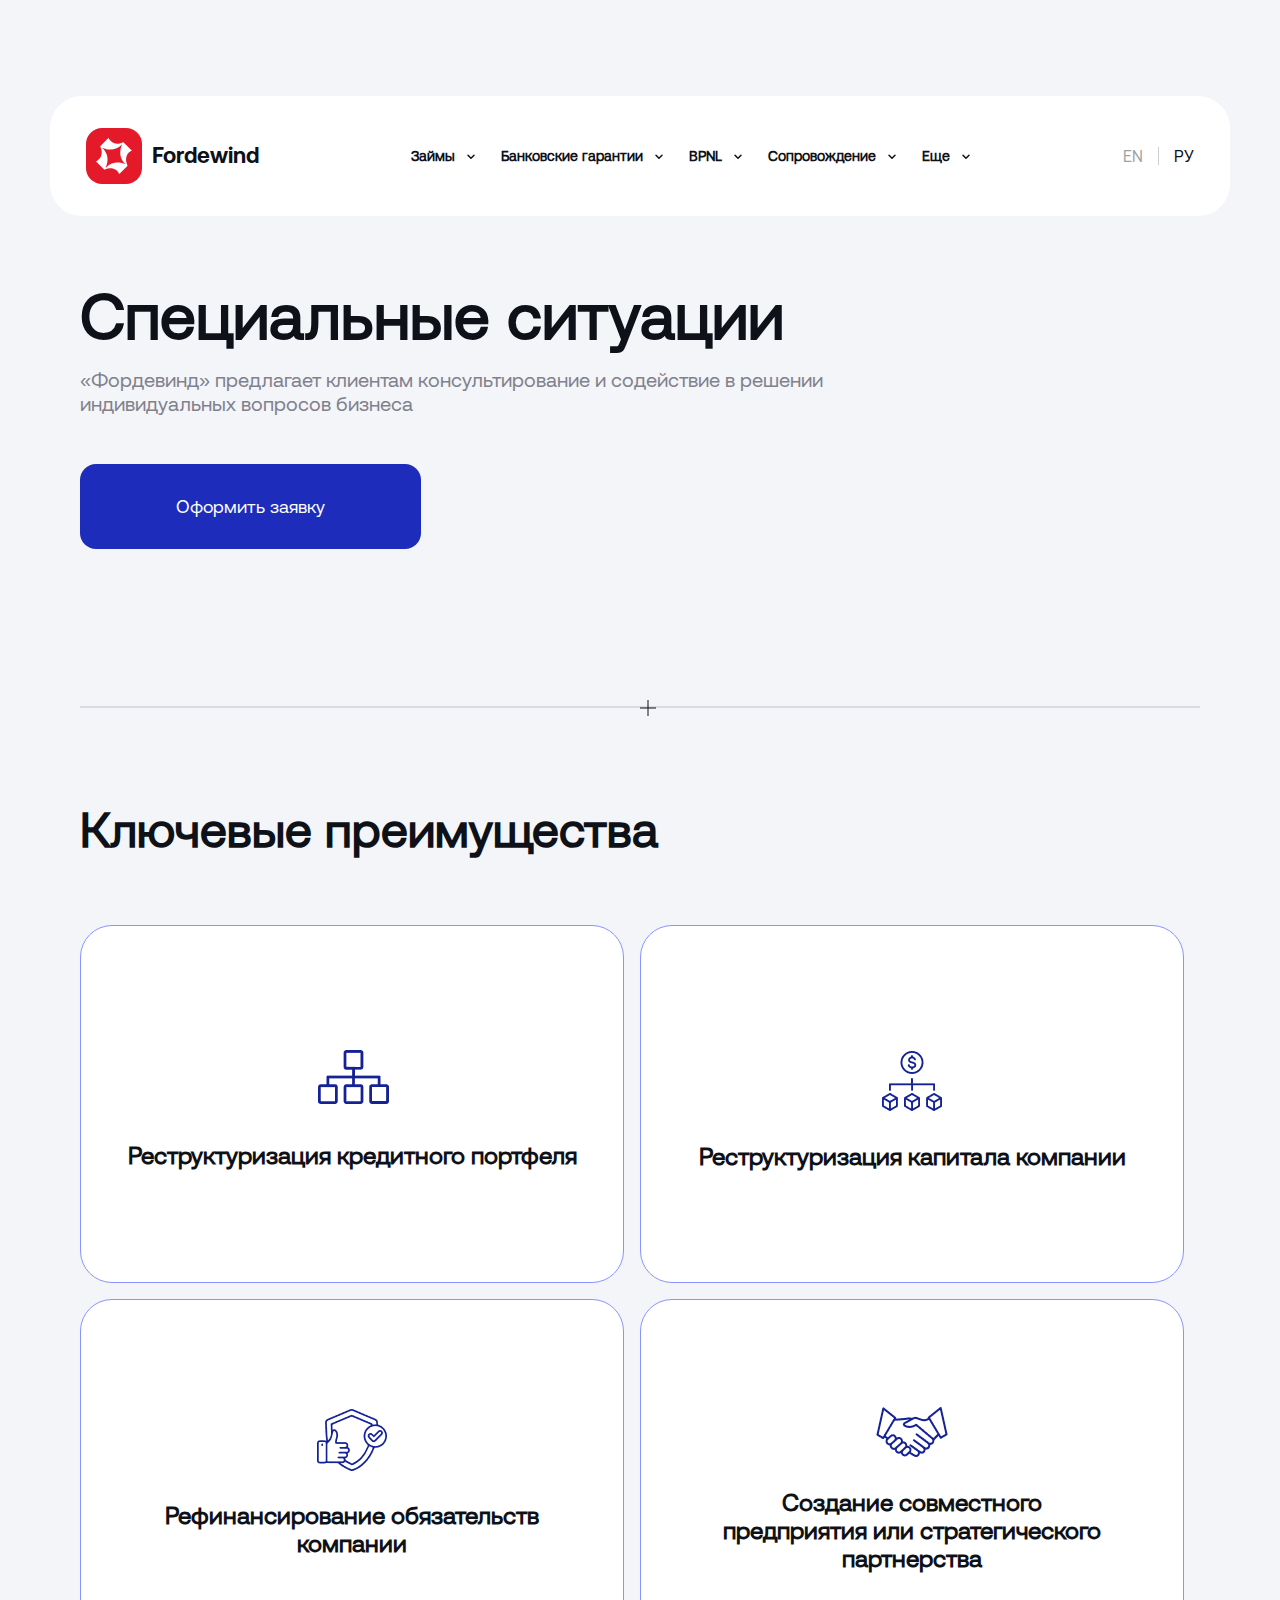
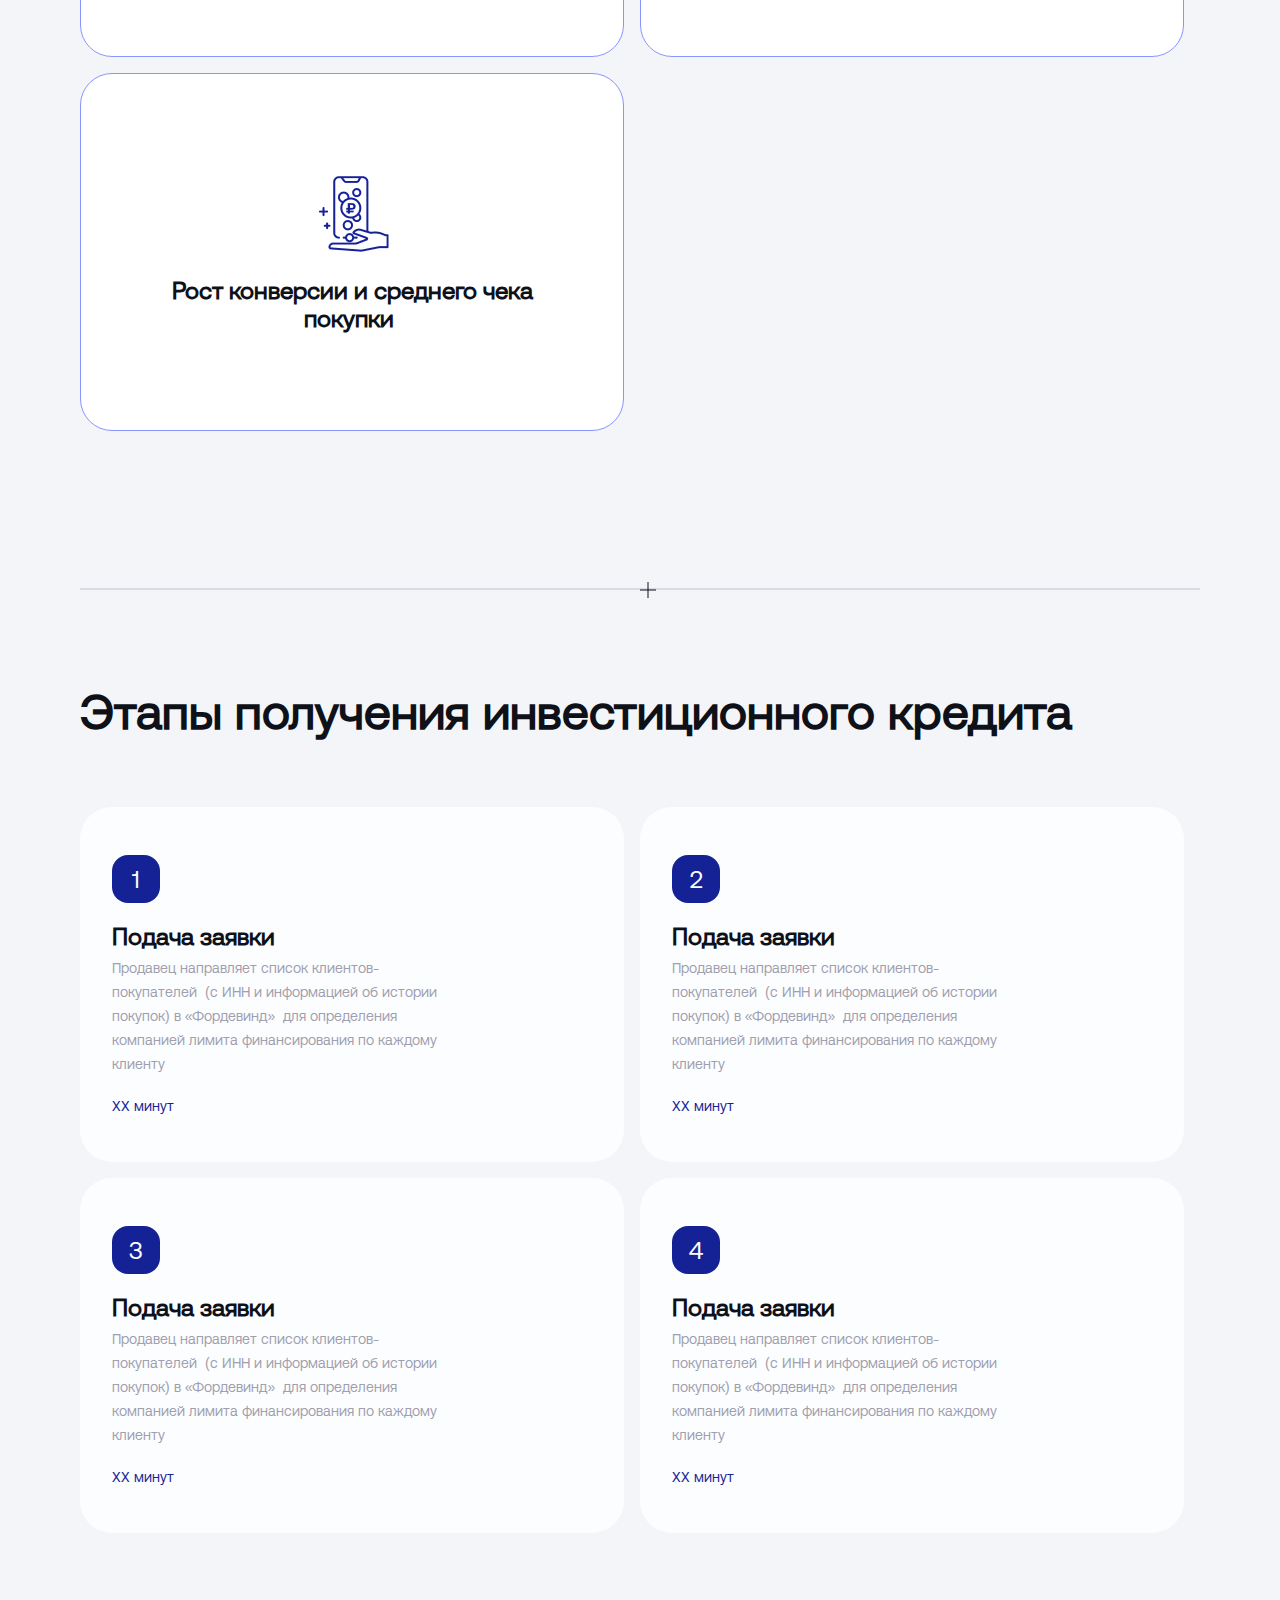
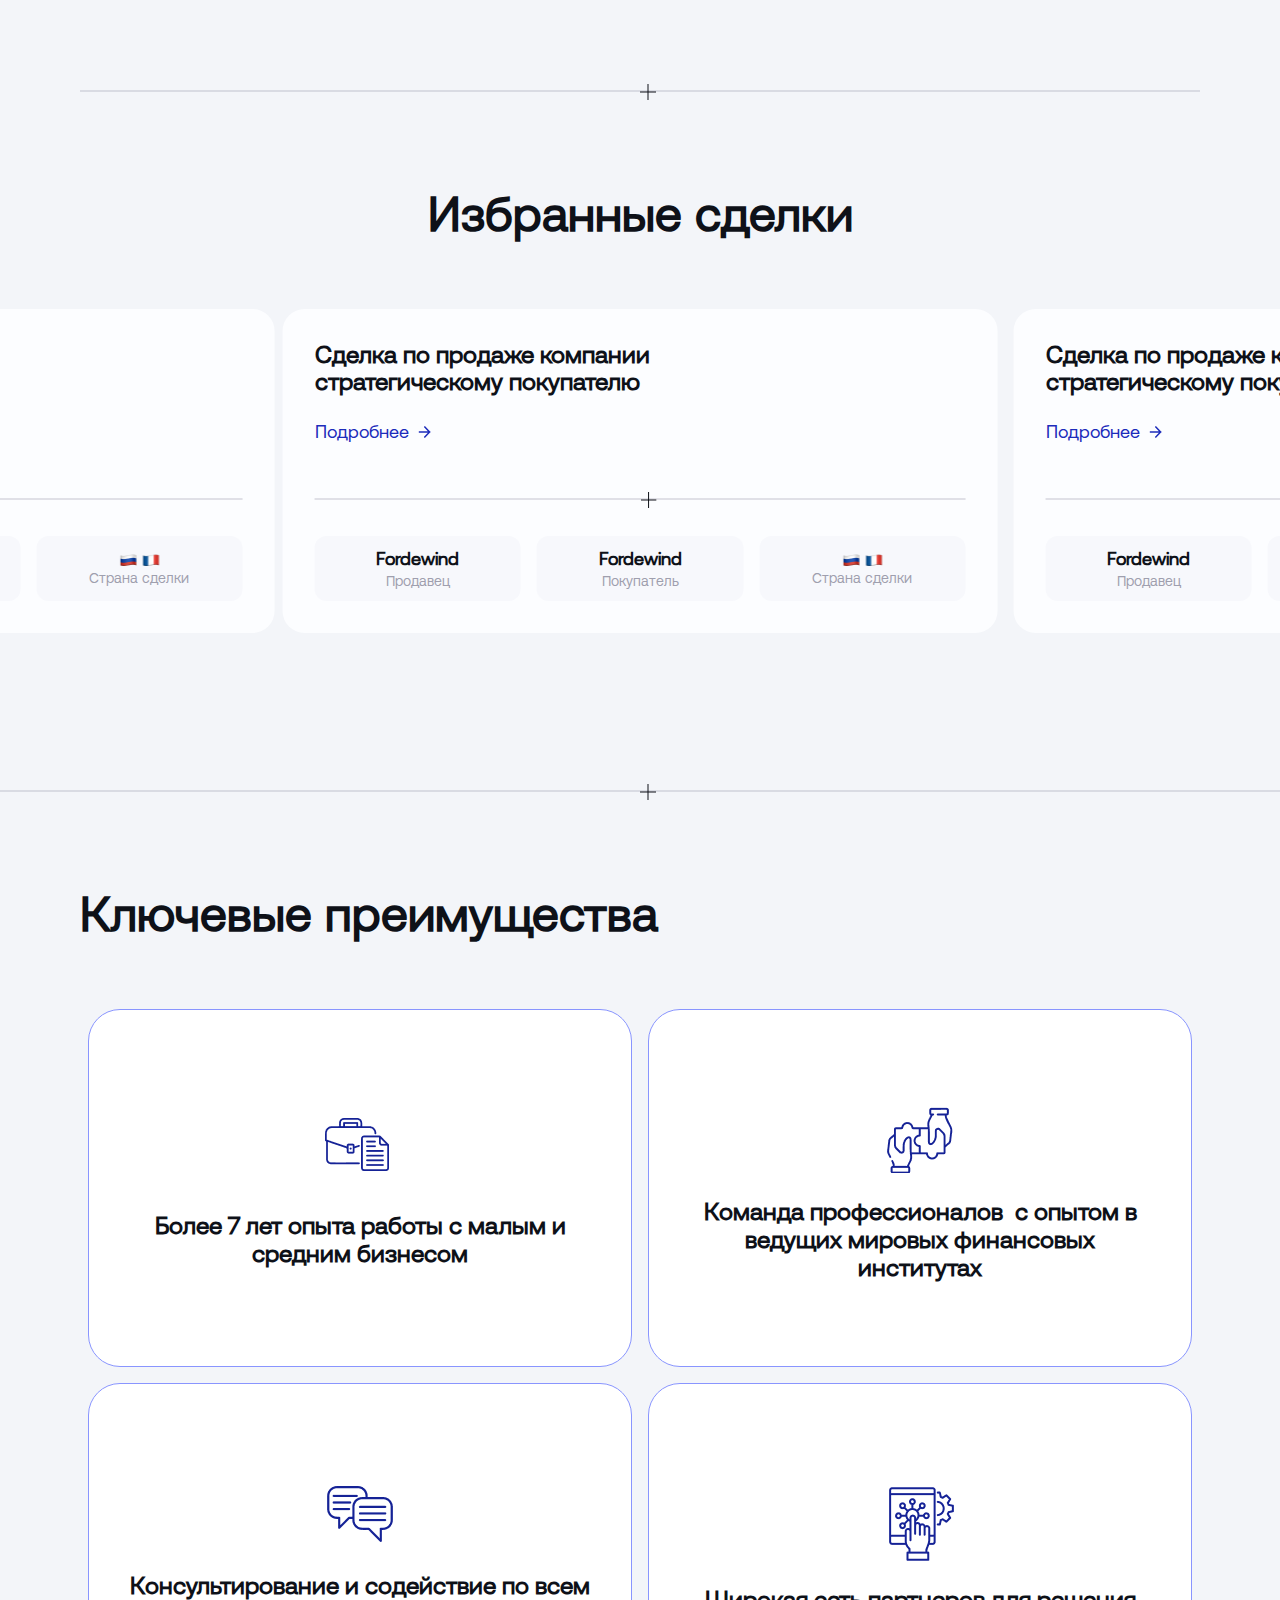
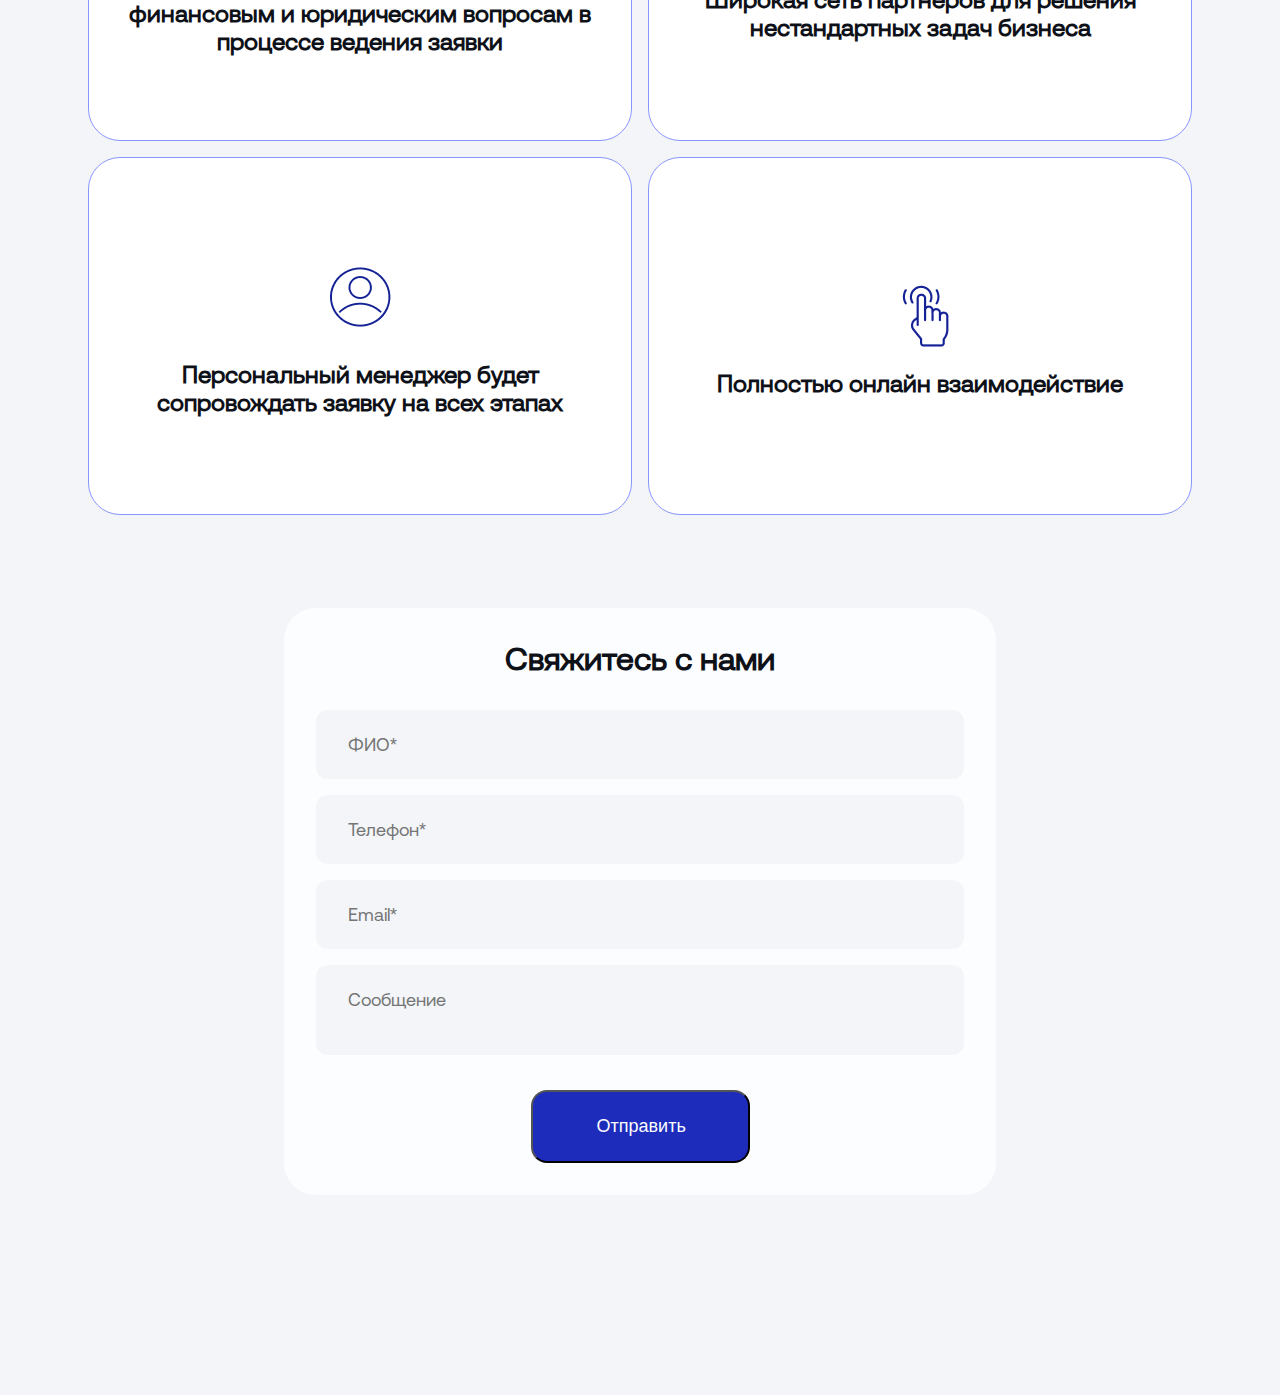
<file: special.html>
<!DOCTYPE html>
<html lang="en">
<head>
    <meta charset="UTF-8">
    <title>Title</title>
    <meta name="viewport" content="width=device-width, initial-scale=1" />
    <link rel="stylesheet" href="css/main.css">
    <link rel="stylesheet" href="css/flickity.css">

    <link rel="stylesheet" href="css/media.css">
</head>
<body>
<header>
    <nav class="df j-btw">
        <div class="nav-logo">
            <a href="" class="df a-center">
                <img src="img/logo.svg" alt="Logo">
                Fordewind
            </a>
        </div>
        <div class="main-menu df a-center">
            <ul class="menu df">
                <li class="menu-item">
                    <a href="">Займы <span class="arrow"></span></a>
                </li>
                <li class="menu-item">
                    <a href="">Банковские гарантии <span class="arrow"></span></a>
                </li>
                <li class="menu-item">
                    <a href="">BPNL <span class="arrow"></span></a>
                </li>
                <li class="menu-item">
                    <a href="">Сопровождение <span class="arrow"></span></a>
                </li>
                <li class="menu-item">
                    <a href="">Еще <span class="arrow"></span></a>
                </li>
            </ul>
        </div>
        <a href="" class="menu-icon dn">
            <svg xmlns="http://www.w3.org/2000/svg" width="30px" height="30px" viewBox="0 0 20 20" fill="none">
                <path fill="#000000" fill-rule="evenodd" d="M19 4a1 1 0 01-1 1H2a1 1 0 010-2h16a1 1 0 011 1zm0 6a1 1 0 01-1 1H2a1 1 0 110-2h16a1 1 0 011 1zm-1 7a1 1 0 100-2H2a1 1 0 100 2h16z"/>
            </svg>
        </a>
        <a href="" class="menu-close dn">
            <svg xmlns="http://www.w3.org/2000/svg" width="30px" height="30px" viewBox="0 0 24 24" fill="none">
                <path d="M20.7457 3.32851C20.3552 2.93798 19.722 2.93798 19.3315 3.32851L12.0371 10.6229L4.74275 3.32851C4.35223 2.93798 3.71906 2.93798 3.32854 3.32851C2.93801 3.71903 2.93801 4.3522 3.32854 4.74272L10.6229 12.0371L3.32856 19.3314C2.93803 19.722 2.93803 20.3551 3.32856 20.7457C3.71908 21.1362 4.35225 21.1362 4.74277 20.7457L12.0371 13.4513L19.3315 20.7457C19.722 21.1362 20.3552 21.1362 20.7457 20.7457C21.1362 20.3551 21.1362 19.722 20.7457 19.3315L13.4513 12.0371L20.7457 4.74272C21.1362 4.3522 21.1362 3.71903 20.7457 3.32851Z" fill="#0F0F0F"/>
            </svg>
        </a>
        <div class="lang-block df a-center">
            <ul class="lang df">
                <li class="lang-item">
                    <a href="">EN</a>
                </li>
                <li class="lang-item lang-item-active">
                    <a href="">РУ</a>
                </li>
            </ul>
        </div>
    </nav>
</header>
<section class="banner">
    <div class="banner-content">
        <h1 class="banner-title">Специальные ситуации</h1>
        <p class="banner-text">«Фордевинд» предлагает клиентам консультирование и содействие в решении индивидуальных вопросов бизнеса</p>
        <a href="" class="btn btn-blue">Оформить заявку</a>
    </div>
    <div class="line"></div>

</section>
<section class="features">
    <div class="features-content">
        <h1 class="section-title">Ключевые преимущества</h1>
        <div class="features-list df f-wrap  ">
            <div class="feature-item df a-center j-center">
                <img src="img/features17.png" alt="">
                <h4>Реструктуризация кредитного портфеля</h4>
            </div>
            <div class="feature-item df a-center j-center">
                <img src="img/featires16.png" alt="">
                <h4>Реструктуризация капитала компании

                </h4>
            </div>
            <div class="feature-item df a-center j-center">
                <img src="img/features15.png" alt="">
                <h4>Рефинансирование обязательств компании</h4>
            </div>
            <div class="feature-item feature-item-fw df a-center j-center ">
                <img src="img/features14.png" alt="">
                <h4>Создание совместного предприятия или стратегического партнерства
                </h4>
            </div>
            <div class="feature-item feature-item-fw df a-center j-center">
                <img src="img/features13.png" alt="">
                <h4>Рост конверсии и среднего чека покупки </h4>
            </div>
        </div>
        <div class="line"></div>
    </div>
</section>

<section class="working-process projects">
    <div class="working-content">
        <h1 class="section-title">Этапы получения инвестиционного кредита</h1>
        <div class="working-list working-list-projects df f-wrap">
            <div class="working-item df j-btw">
                <div class="working-item-left">
                    <div class="step">1</div>
                    <h4>Подача заявки</h4>
                    <p class="working-desc">Продавец направляет список клиентов-покупателей  (с ИНН и информацией об истории покупок) в «Фордевинд»  для определения компанией лимита финансирования по каждому клиенту </p>
                    <span>XX минут</span>
                </div>

            </div>
            <div class="working-item df j-btw">
                <div class="working-item-left">
                    <div class="step">2</div>
                    <h4>Подача заявки</h4>
                    <p class="working-desc">Продавец направляет список клиентов-покупателей  (с ИНН и информацией об истории покупок) в «Фордевинд»  для определения компанией лимита финансирования по каждому клиенту </p>
                    <span>XX минут</span>
                </div>
            </div>
            <div class="working-item df j-btw">
                <div class="working-item-left">
                    <div class="step">3</div>
                    <h4>Подача заявки</h4>
                    <p class="working-desc">Продавец направляет список клиентов-покупателей  (с ИНН и информацией об истории покупок) в «Фордевинд»  для определения компанией лимита финансирования по каждому клиенту </p>
                    <span>XX минут</span>
                </div>
            </div>
            <div class="working-item df j-btw">
                <div class="working-item-left">
                    <div class="step">4</div>
                    <h4>Подача заявки</h4>
                    <p class="working-desc">Продавец направляет список клиентов-покупателей  (с ИНН и информацией об истории покупок) в «Фордевинд»  для определения компанией лимита финансирования по каждому клиенту </p>
                    <span>XX минут</span>
                </div>
            </div>


        </div>

        <div class="line"></div>
    </div>
</section>

<section class="deals">
    <div class="deals-content">
        <h1 class="section-title">Избранные сделки</h1>

        <div class="product-list deals-list main-carousel   ">
            <div class="product carousel-cell">
                <div>

                    <div class="product-title df">
                        <div>
                            <h4>Сделка по продаже компании стратегическому покупателю</h4>
                            <a href="" class="read-more">Подробнее
                                <svg width="24" height="24" viewBox="0 0 24 24" fill="none" xmlns="http://www.w3.org/2000/svg">
                                    <path d="M3 13H13M13 13L8.27778 8M13 13L8.27778 18" stroke="#1D2CBB" stroke-width="1.5" stroke-linecap="square" stroke-linejoin="round"/>
                                </svg>
                            </a>
                        </div>


                    </div>
                    <div class="line"></div>
                    <div class="product-desc df">
                        <div>
                            <p><strong>Fordewind
                            </strong></p>
                            <p> Продавец</p>
                        </div>
                        <div>
                            <p><strong>Fordewind
                            </strong></p>
                            <p> Покупатель</p>
                        </div>
                        <div>
                            <img src="img/flags.png" alt="">
                            <p> Страна сделки</p>
                        </div>
                    </div>
                </div>

            </div>
            <div class="product carousel-cell">
                <div>

                    <div class="product-title df">
                        <div>
                            <h4>Сделка по продаже компании стратегическому покупателю</h4>
                            <a href="" class="read-more">Подробнее
                                <svg width="24" height="24" viewBox="0 0 24 24" fill="none" xmlns="http://www.w3.org/2000/svg">
                                    <path d="M3 13H13M13 13L8.27778 8M13 13L8.27778 18" stroke="#1D2CBB" stroke-width="1.5" stroke-linecap="square" stroke-linejoin="round"/>
                                </svg>
                            </a>
                        </div>


                    </div>
                    <div class="line"></div>
                    <div class="product-desc df">
                        <div>
                            <p><strong>Fordewind
                            </strong></p>
                            <p> Продавец</p>
                        </div>
                        <div>
                            <p><strong>Fordewind
                            </strong></p>
                            <p> Покупатель</p>
                        </div>
                        <div>
                            <img src="img/flags.png" alt="">
                            <p> Страна сделки</p>
                        </div>
                    </div>
                </div>

            </div>

            <div class="product carousel-cell">
                <div>

                    <div class="product-title df">
                        <div>
                            <h4>Сделка по продаже компании стратегическому покупателю</h4>
                            <a href="" class="read-more">Подробнее
                                <svg width="24" height="24" viewBox="0 0 24 24" fill="none" xmlns="http://www.w3.org/2000/svg">
                                    <path d="M3 13H13M13 13L8.27778 8M13 13L8.27778 18" stroke="#1D2CBB" stroke-width="1.5" stroke-linecap="square" stroke-linejoin="round"/>
                                </svg>
                            </a>
                        </div>


                    </div>
                    <div class="line"></div>
                    <div class="product-desc df">
                        <div>
                            <p><strong>Fordewind
                            </strong></p>
                            <p> Продавец</p>
                        </div>
                        <div>
                            <p><strong>Fordewind
                            </strong></p>
                            <p> Покупатель</p>
                        </div>
                        <div>
                            <img src="img/flags.png" alt="">
                            <p> Страна сделки</p>
                        </div>
                    </div>
                </div>
            </div>
            <div class="product">
                <div>

                    <div class="product-title df">
                        <div>
                            <h4>Классическая рассрочка</h4>
                            <a href="" class="read-more">Подробнее
                                <svg width="24" height="24" viewBox="0 0 24 24" fill="none" xmlns="http://www.w3.org/2000/svg">
                                    <path d="M3 13H13M13 13L8.27778 8M13 13L8.27778 18" stroke="#1D2CBB" stroke-width="1.5" stroke-linecap="square" stroke-linejoin="round"/>
                                </svg>
                            </a>
                        </div>


                    </div>
                    <div class="line"></div>
                    <div class="product-desc df">
                        <div>
                            <p><strong>Fordewind
                            </strong></p>
                            <p> Продавец</p>
                        </div>
                        <div>
                            <p><strong>Fordewind
                            </strong></p>
                            <p> Покупатель</p>
                        </div>
                        <div>
                            <img src="img/flags.png" alt="">
                            <p> Страна сделки</p>
                        </div>
                    </div>
                </div>
            </div>

        </div>
        <div class="line"></div>

    </div>
</section>

<section class="features">
    <div class="features-content">
        <h1 class="section-title">Ключевые преимущества</h1>
        <div class="features-list df f-wrap j-center">
            <div class="feature-item df a-center j-center">
                <img src="img/features12.png" alt="">
                <h4>Более 7 лет опыта работы с малым и средним бизнесом</h4>
            </div>
            <div class="feature-item df a-center j-center">
                <img src="img/features11.png" alt="">
                <h4>Команда профессионалов  с опытом в ведущих мировых финансовых институтах

                </h4>
            </div>
            <div class="feature-item df a-center j-center">
                <img src="img/features10.png" alt="">
                <h4>Консультирование и содействие по всем финансовым и юридическим вопросам в процессе ведения заявки</h4>
            </div>
            <div class="feature-item df a-center j-center">
                <img src="img/features9.png" alt="">
                <h4>Широкая сеть партнеров для решения нестандартных задач бизнеса</h4>
            </div>
            <div class="feature-item df a-center j-center">
                <img src="img/features8.png" alt="">
                <h4>Персональный менеджер будет сопровождать заявку на всех этапах</h4>
            </div>
            <div class="feature-item df a-center j-center">
                <img src="img/features7.png" alt="">
                <h4>Полностью онлайн взаимодействие</h4>
            </div>

        </div>
    </div>
</section>
<footer class="projects">
    <div class="contact-form df a-center j-center f-column">
        <h1>Свяжитесь с нами</h1>
        <form action="">
            <div class="form-control">
                <input type="text" name="name" placeholder="ФИО*">
            </div>
            <div class="form-control">
                <input type="tel" name="tel" placeholder="Телефон*">
            </div>
            <div class="form-control">
                <input type="email" name="email" placeholder="Email*">
            </div>
            <div class="form-control">
                <textarea placeholder="Сообщение"></textarea>
            </div>
            <button type="submit" class="btn btn-blue">Отправить</button>
        </form>
    </div>

</footer>

<script src="js/jquery-3.7.1.min.js"></script>
<script src="js/flickity.pkgd.min.js"></script>
<script src="js/main.js"></script>
</body>
</html>
</file>
<file: css/main.css>
@font-face {
    font-family: "AeonikPro-Bold";
    src:url("../font/AeonikProTRIAL-Bold.otf") format("opentype")
}
@font-face {
    font-family: "AeonikPro-Light";
    src:url("../font/AeonikProTRIAL-Light.otf") format("opentype")
}
@font-face {
    font-family: "AeonikPro-Regular";
    src:url("../font/AeonikProTRIAL-Regular.otf") format("opentype")
}

body{
    margin: 0;
    padding: 0;
    background: #F3F5F9;
    color: #0E1118;
    font-family: "AeonikPro-Regular", sans-serif;
}
a{
    text-decoration: none;
}
div{
    box-sizing: border-box;
}
.f-column{
    flex-direction: column;
}
.df{
    display: flex;
}
.dn{
    display: none;
}
.pr{
    position: relative;
}
.pa{
    position: absolute;
}
.j-center{
    justify-content: center;
}
.j-btw{
    justify-content: space-between;
}

.a-center{
    align-items: center;
}

.f-wrap{
    flex-wrap: wrap;
}
.j-end{
    justify-content: flex-end;
}
.fw{
    width: 100%;
}
header{
    padding-top: 96px;
}
nav{
    max-width: 1440px;
    width: 100%;
    margin: 0 auto;
    background: #fff;
    border-radius: 32px;
    padding: 32px 36px;
    box-sizing: border-box;
    margin-bottom: 68px;
}

.nav-logo a{
    color: #0E1118;
    font-size: 22px;
    line-height: 24px;
    gap: 10px;
    font-family: "AeonikPro-Bold",sans-serif;

}

.menu{
    list-style: none;
    gap: 48px;
    margin: 0;
}
.menu-item a{
    color: #0E1118;
    font-size: 14px;
    line-height: 24px;
    font-weight: 600;
    display: flex;
    align-items: center;
    gap: 10px;
}
.menu-item a span{
    display: block;
    background: url('../img/arrow-down.svg') no-repeat;
    width: 12px;
    height: 12px;
}
.lang{
    list-style: none;
    margin: 0;
}

.lang-item a{
    color: #0E1118;
    opacity: 0.4;
}
.lang-item:first-child{
    border-right: 1px solid  rgba(14, 17, 24, 0.2);
;
    padding-right: 15px;

}
.lang-item:last-child{
    padding-left: 15px;

}
.lang-item-active a{
    color: #0E1118;
    opacity: 1;
}

section {
    max-width: 1440px;
    width: 100%;
    margin: 0 auto;

}
h1,h2,h4,p{
    padding: 0;
    margin: 0;
}


.banner-title{
    font-size: 64px;
    line-height: 64px;
    margin-bottom: 20px;
}
.banner-text{
    padding: 0;
    color: #81818D;
    font-size: 20px;
    line-height: 24px;
    margin-bottom: 48px;
    max-width: 838px;
}

.btn-blue{
    background: #1D2CBB;
    border-radius: 16px;
    color: #FCFDFF;
    padding: 32px 96px;
    box-sizing: border-box;
    display: inline-block;
    text-align: center;
    font-size: 18px;
}

.line{
    margin-top: 157px;
    border: 1px solid #9F9FAE4D;
    height: 1px;
    width: 100%;
    margin-bottom: 93px;
    position: relative;
}

.line:before{
    content: '';
    position: absolute;
    background: url('../img/line-icon.svg');
    left: 50%;
    top: -7px  ;
    width: 16px;
    height: 16px;
}

.service-content{
    gap: 16px;
}
.service-item{
    width: calc(100%/2 - 16px);
    border-radius: 32px;
    background: #152296;
    height: 500px;
    padding: 48px;
    text-align: center;
    display: flex;
    flex-direction: column;
    align-items: center;
    justify-content: flex-start;
}

.projects .service-title{
    min-height: auto;
}
.working-item-left h4   {
    font-size: 24px;
    margin-bottom: 6px;
}
.projects .working-item-left{
    display: flex;
    flex-direction: column;
}

.projects .working-desc{
    font-size: 14px;
    max-width: 300px;
    margin-bottom: 22px;
}

.projects .working-item-left span{
    color: #152296;
    font-size: 14px;
    margin-top: auto;
    display: flex;
}
.projects-cols .working-list-projects .working-item{
    width: calc(100% /3 - 32px);
}
.projects .working-desc{
    max-width: 330px;
}
.service-item img{
    /*margin-top: auto;*/
}
.deals{
    padding: 0;
    max-width: 100%;
}
.service-title{
    color: #fff;
    font-size: 32px;
    line-height: 38px;
    margin-bottom: 42px;
text-align: left;
    min-height: 114px;
}

.section-title{
    font-size: 48px;
    line-height: 57px;
    margin-bottom: 67px;
}

.product-list{
    gap: 10px;
}
.product{
    width: calc(100%/2 - 10px);
    border-radius: 22px;
    background: #FCFDFF;
    padding: 32px;
    display: flex;
    flex-direction: column;

}
.product-title{
    gap: 125px;
    padding-right: 75px;
    min-height: 128px;
}
.product-title h4{
    font-size: 24px;
    margin-bottom: 16px;
}

.product-title p{
    color: #9F9FAE;
    font-size: 14px;
    line-height: 16px;
}

.product .line{
    margin-top: 29px;
    margin-bottom: 36px;
}

.product-desc > div{
    width: calc(100% / 3 - 32px);
}
.product-desc{
    gap: 16px;
}

.product-desc p:first-child{
    font-size: 18px;
    color:#0E1118 ;
    margin-bottom: 4px;
}
.product-desc p{
    font-size: 14px;
    color:#9F9FAE ;
    margin-bottom: 24px;

}

.read-more{
    margin-top:auto;
    color: #1D2CBB;
    font-size: 18px;
    gap: 8px;
    display: flex;
    align-items: center;
}

.working-item{
    background: #FCFDFF;
    border-radius: 32px;
    padding: 48px 32px;
    margin-bottom: 16px;
}

.step{
    width: 48px;
    height: 48px;
    background: #152296;
    border-radius: 16px;
    display: flex;
    align-items: center;
    justify-content: center;
    font-size: 24px;
    color: #FCFDFF;
    margin-bottom: 20px;
}

.working-desc{
    max-width: 768px;
    color: #9F9FAE;
    font-size: 20px;
    line-height: 24px;
}
.working-item-right div:last-child img:last-child{
    margin-left: 33px;
}
.working-item-right div:last-child img:first-child{
    margin-right: 11px;
}

.working-info-item{
    gap: 38px;
    font-size: 24px;
    margin-left: 38px;
    margin-top: 38px;
}

.mechanism-item{
    border-radius: 32px;
    background: #FCFDFF;
    position: relative;
    padding: 96px 212px 96px 96px;
    margin-bottom: 48px;
}
.mechanism-item:before{
    content: '';
    position: absolute;
    width: 100%;
    height: 100%;
    background: url('../img/setka.png');
    top: 0;
    left: 0;
    z-index: 0;

}

.mechanism-left h4{
    font-size: 48px;
    line-height: 48px;
    margin-bottom: 26px;
}

.mechanism-item ul {
    max-width: 700px;

}

.mechanism-item ul li{
    font-size: 20px;
    color: #81818D;
    margin-bottom: 20px;
}

.features-list{
    gap: 16px;
}
.feature-item{
    width: calc(100%/3 - 16px);
    border: 1px solid #8995FF;
    border-radius: 32px;
    background: #fff;
    display: flex;
    flex-direction: column;
    padding: 43px 32px;
    min-height: 358px;
}
.feature-item img{
    margin-bottom: 20px;
}
.feature-item h4{
    font-size: 24px;
    line-height: 28px;
    text-align: center;
}
.working-list-projects{
    gap: 16px;
}

.working-list-projects .working-item{
    width: calc(100% / 2 - 16px);
    margin-bottom: 0;
}
.others-list{
    gap: 16px;
}

.other-item{
    width: calc(100%/ 2 - 16px);
    border: 1px solid #8995FF;
    background: #FFFFFF;
    border-radius: 32px;
    padding: 45px;
    min-height: 274px;
    flex-direction: column;
}

.other-item.fw{
    width: 100%;
}

.other-item img{
    margin-bottom: 24px;
}
.other-item h4{
    font-size: 24px;
    line-height: 28px;
    margin-bottom: 8px;
    text-align: center;
}
.other-item p{
    color: #81818D;
    font-size: 14px;
    line-height: 16px;
    max-width: 598px;
    text-align: center;
}

.contact-form{
    flex-direction: column;
    background: #FCFDFF;
    border-radius: 32px;
    padding: 32px;
    max-width: 712px;
    width: 100%;
    margin: 0 auto 200px;

}

.contact-form h1{
    font-size: 32px;
    line-height: 38px;
    margin-bottom: 32px;
}

.contact-form form{
    width: 100%;
    text-align: center;
}
.contact-form .form-control{
    width: 100%;
}
.contact-form input{
    width: 100%;
    background: #E6E8F066;
    border-radius: 12px;
    padding: 24px 32px;
    box-sizing: border-box;
    border: none;
    color:  #9F9FAE;
    font-size: 18px;
    margin-bottom: 16px;
    font-family: "AeonikPro-Regular", sans-serif;

}

.contact-form textarea{
    width: 100%;
    resize: none;
    background: #E6E8F066;
    border-radius: 12px;
    padding: 24px 32px;
    box-sizing: border-box;
    border: none;
    color:  #9F9FAE;
    font-size: 18px;
    margin-bottom: 32px;
    font-family: "AeonikPro-Regular", sans-serif;

}

.contact-form .btn-blue{
    width: 219px;
    font-size: 18px;
    padding: 24px 64px;
}
.working-item-right div:first-child img{
    margin-right: 30px;
}
.deals .section-title{
    text-align: center;
}

.deals .product{
    width: 715px;
}



.deals .product-title h4{
    margin-bottom: 24px;
}
.deals .product-title >div{
    display: flex;
    flex-direction: column;
}
.deals .product-title .read-more{
    margin-top: auto;
}
.deals .product-desc img{
    max-width: 100%;
    width: auto!important;
}

.deals .product-desc >div p:last-child{
    margin-bottom: 0;
}
.deals .product-desc >div{
    background: #E6E8F033;
    padding: 12px;
    border-radius: 12px;
    align-items: center;
    justify-content: center;
    display: flex;
    flex-direction: column;
    width: 100%;
}
.deals .product-title{
    max-width: 500px;
}
.projects .service-title{
    min-height: auto;
}

.feature-item-fw{
    width: calc(100%/2 - 16px);
}
.carousel-cell{
    margin-left: 8px;
    margin-right: 8px;
}
.feature-item-fw  h4{
    max-width: 405px;
}
footer.projects{
    margin-top: 93px;
}
</file>
<file: css/media.css>
@media screen and (max-width: 1500px){
    nav,section{
        max-width: 1220px;
    }
}
@media screen and (max-width: 1280px){
   section,header{
        padding-left: 50px;
        padding-right: 50px;
        box-sizing: border-box;
    }
    .service-item{
        height: auto;
    }
    .product-title{
        align-items: flex-start;
    }
    .mechanism-item{
        padding-right: 96px;
    }
    .feature-item{
        width: calc(100%/2 - 16px);
    }
    .menu{
        gap: 24px;
    }
    .projects .service-title{
        min-height: 114px;
    }
}
@media screen and (max-width: 1024px) {
    .service-title{
        font-size: 24px;
    }
    .product-title{
        padding-right: 0;
        gap: 60px;
    }
    .product-desc > div{
        width: 100%;
    }
    .working-desc{
        font-size: 18px;
        max-width: 500px;
    }
    .mechanism-item{
        padding: 48px;
    }
    .mechanism-left h4{
        font-size: 28px;
    }
    .mechanism-item ul li{
        font-size: 16px;
    }
    .feature-item h4{
        font-size: 20px;
    }
    .other-item{
        width: 100%;
    }
    .projects-cols .working-list-projects .working-item{
        width: calc(100% / 2 - 16px);
    }
}
@media screen and (max-width: 990px){
    .banner-title{
        font-size: 48px;
    }
    .banner-text{
        font-size: 18px;
    }
    .service-item{
        width: 100%
    }
    .service-title{
        min-height: auto;
    }
    .product{
        width: 100%;
    }
    .working-info-item{
        font-size: 18px;
        gap: 20px;
    }
    .menu-icon{
        display: flex;
        align-items: center;
        margin-left: auto;
        opacity: 0.4;

    }
    .menu-close{
        align-items: center;
        margin-left: auto;
        opacity: 0.4;

    }
    header{
        padding-top: 50px;
    }
    nav{
        flex-wrap: wrap;
    }
    .main-menu path{
        fill:    #0E1118;
    }
    .main-menu{
        display: none;
        width: 100%;
        order: 4;
        margin-top: 30px;

    }

    .menu{
        padding-left: 0;
        flex-direction: column;
        align-items: center;
    }
    .working-item{
        gap: 16px;
    }

}
@media screen and (max-width: 768px) {
    .working-item{
        flex-direction: column;
    }
    .working-item-right{
        width: 240px;
    }
    .section-title{
        font-size: 32px;
        margin-bottom: 48px;
    }
    .line{
        margin-top: 60px;
        margin-bottom: 60px;
    }
    .feature-item h4{
        font-size: 16px;
    }
    .feature-item{
        width: 100%;
        min-height: auto;
    }
    .service-title{
        font-size: 20px;
    }
    .projects .working-item{
        width: 100%;
    }
    .projects .working-desc{
        max-width: 100%;
    }
    .deals .product{
        width: 480px;
    }
    .projects-cols .working-list-projects .working-item{
        width: 100%;
    }
}
@media screen and (max-width: 600px) {
    .banner-title {
        font-size: 30px;

    }
    .btn-blue{
        padding: 32px 60px;
    }
    section, header{
        padding-left: 20px;
        padding-right: 20px;
    }
    .product-desc{
        flex-wrap: wrap;
    }
    .working-info{
        flex-wrap: wrap;
    }
    img{
        max-width: 100%;
    }
    .mechanism-item{
        flex-direction: column;
    }
    .mechanism-right{
        text-align: center;
    }
    .section-title{
        font-size: 28px;
    }
    .service-item img{
        width: 40%;
    }
}
@media screen and (max-width: 480px) {
    .lang-block {
        width: 100%;
        justify-content: flex-end;
        margin-top: 20px;
    }
    .banner-title{
        line-height: 32px;
    }
    .product-title{
        flex-direction: column;
        justify-content: center;
        align-items: center;
    }
    .mechanism-item{
        padding: 20px;
    }
    .deals .product{
        width: 320px;
    }
    .deals .product-title h4{
        font-size: 20px;
    }
}
</file>
